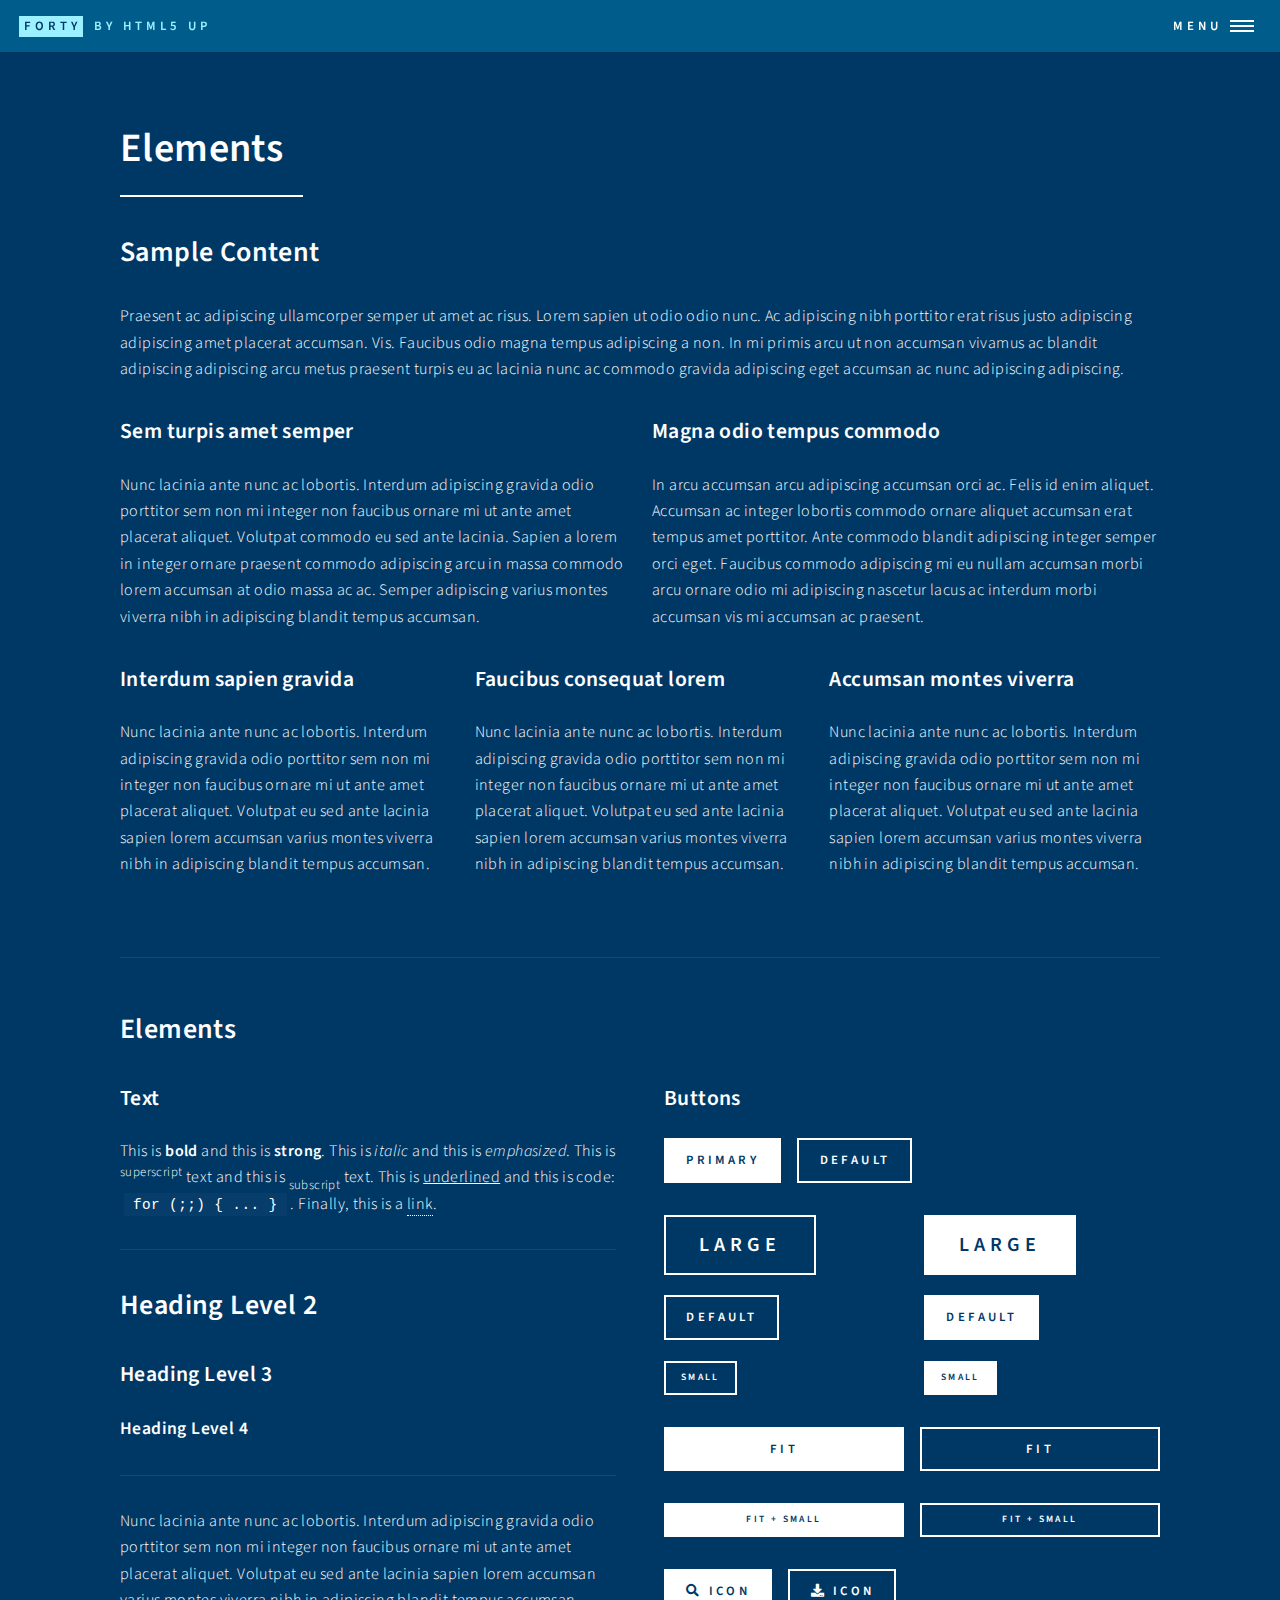
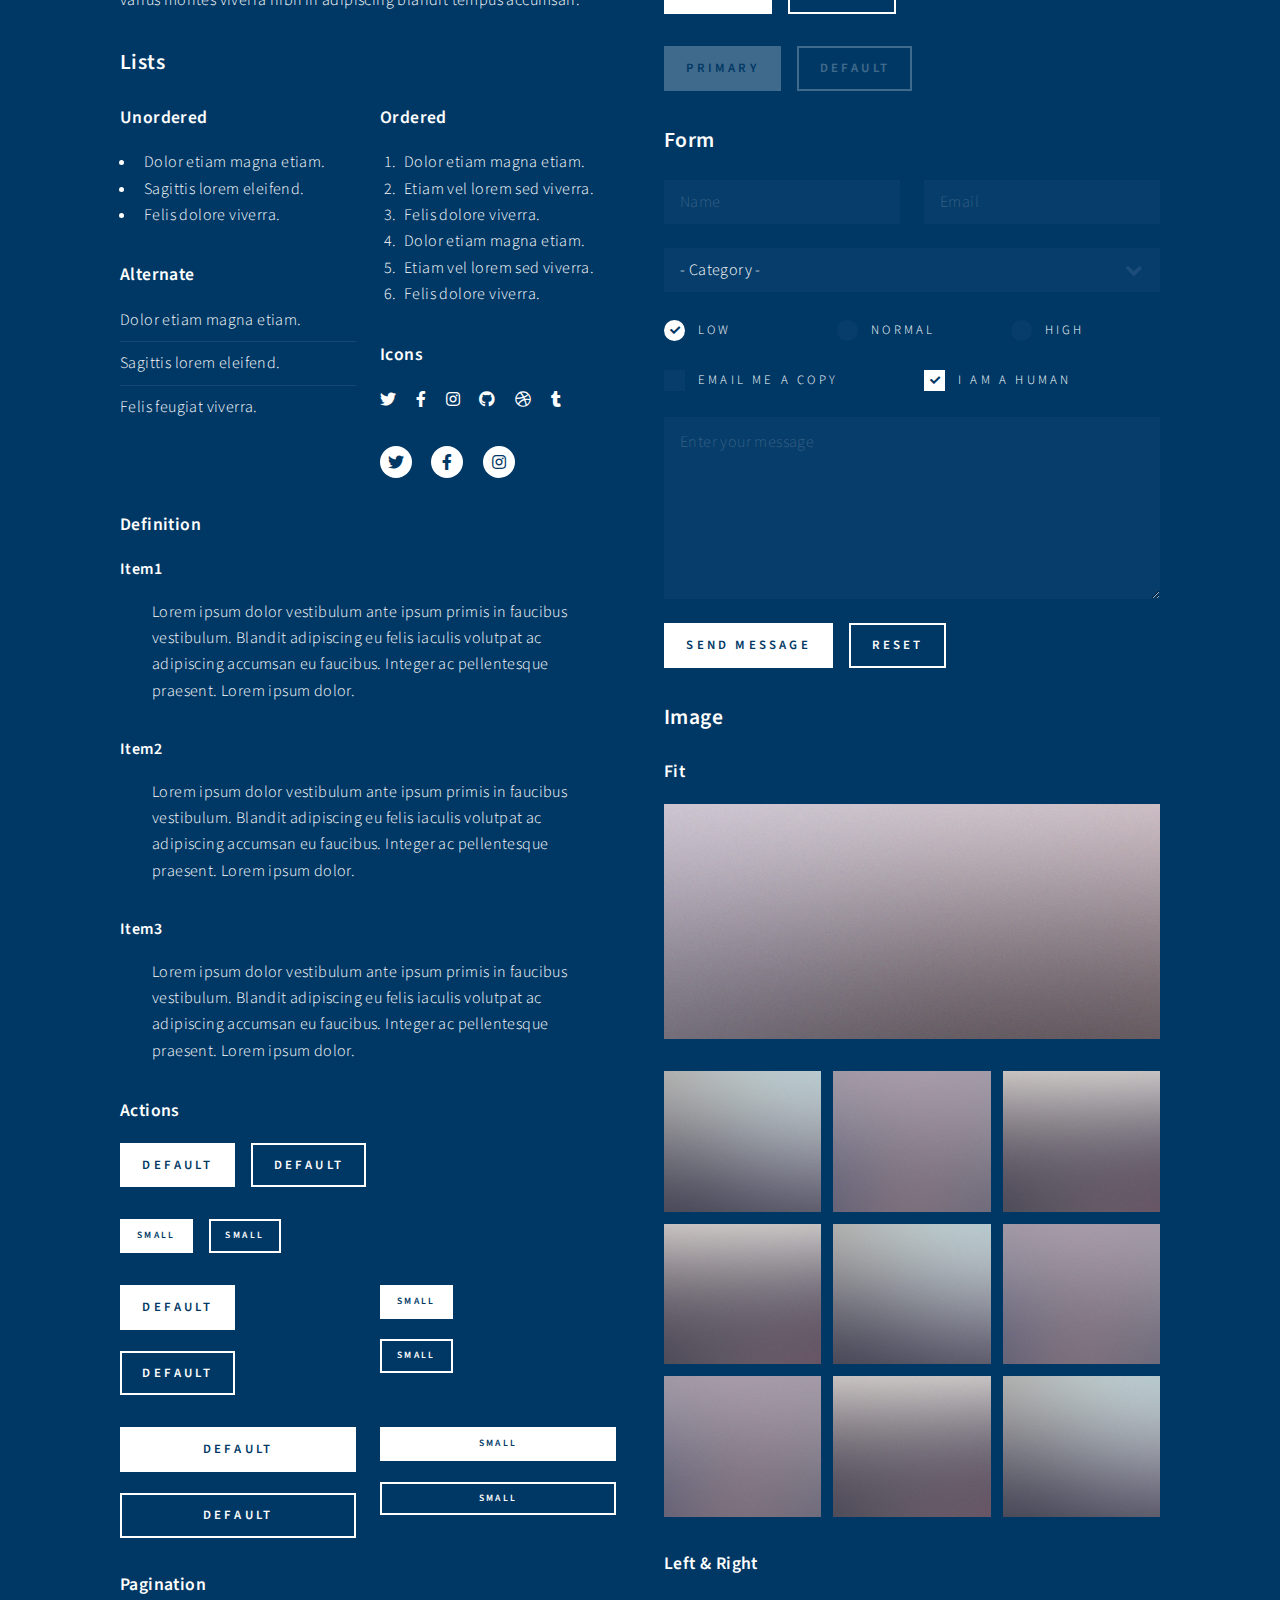
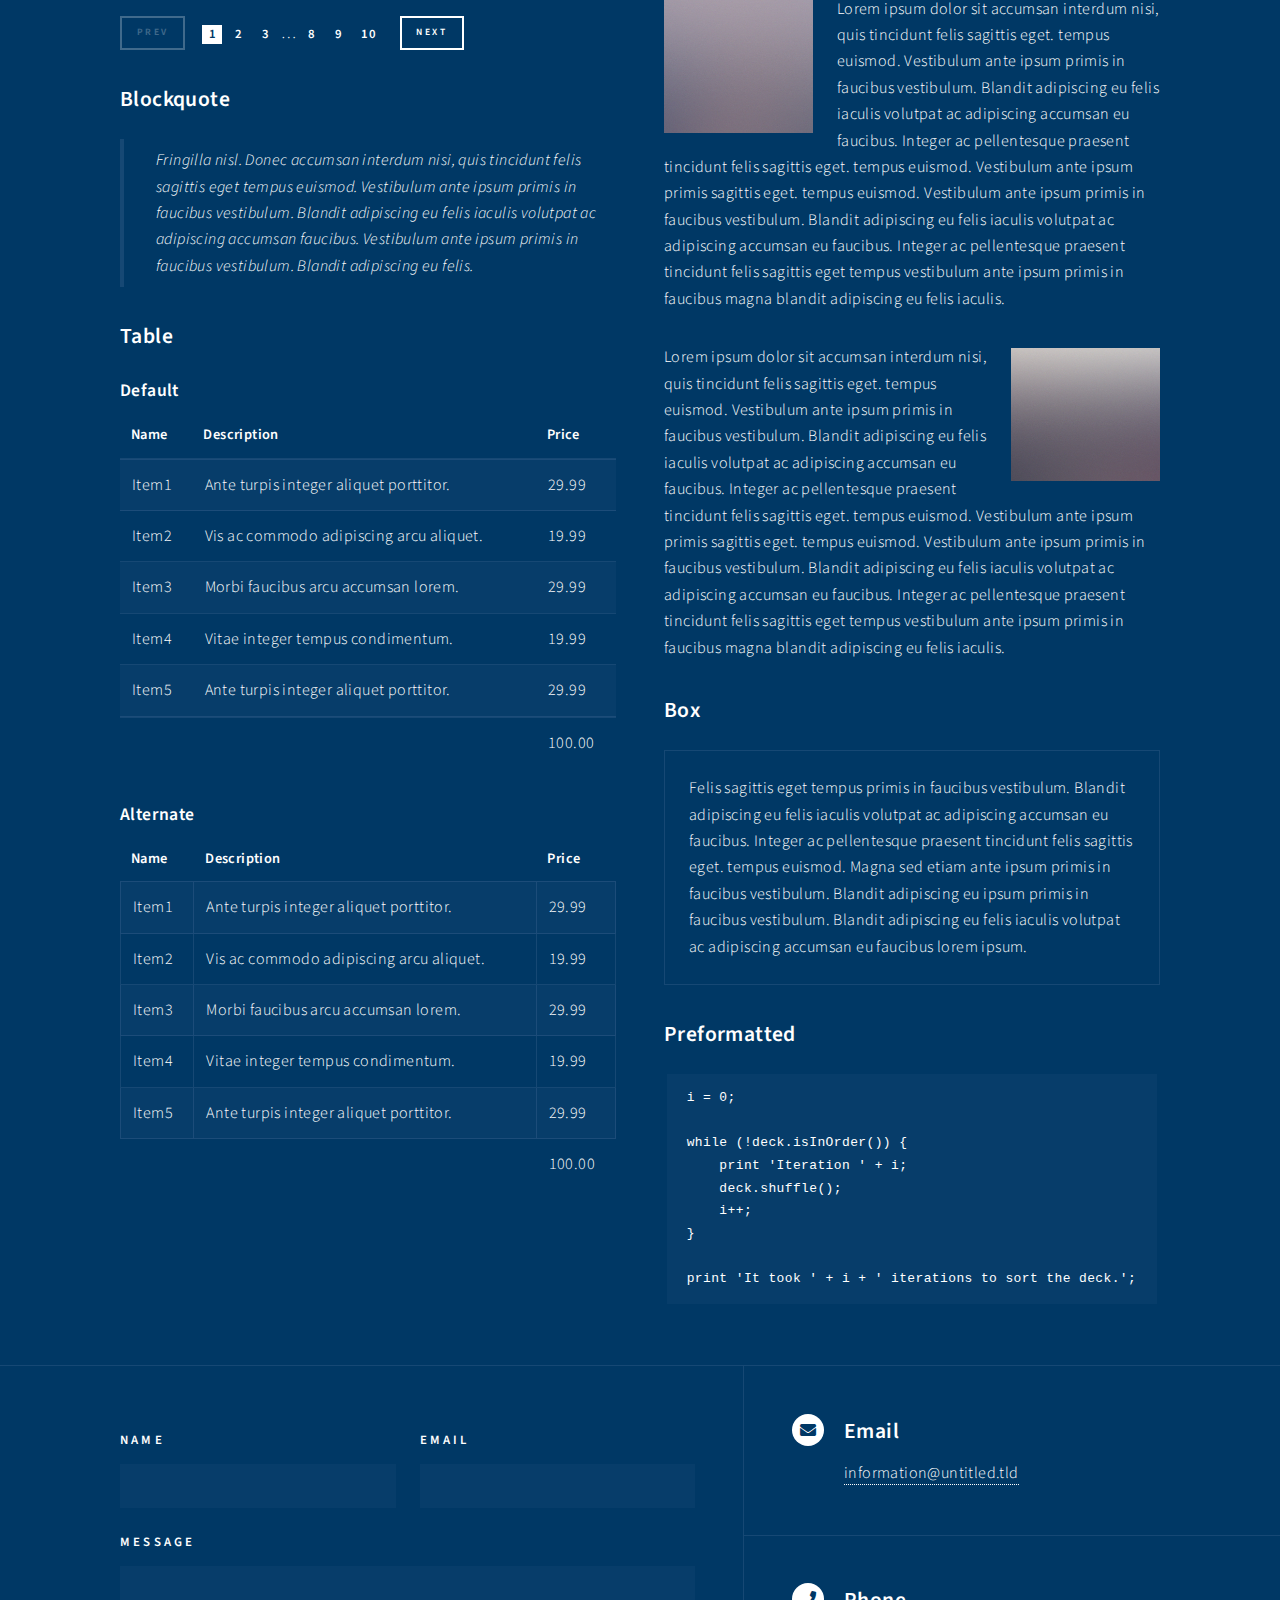
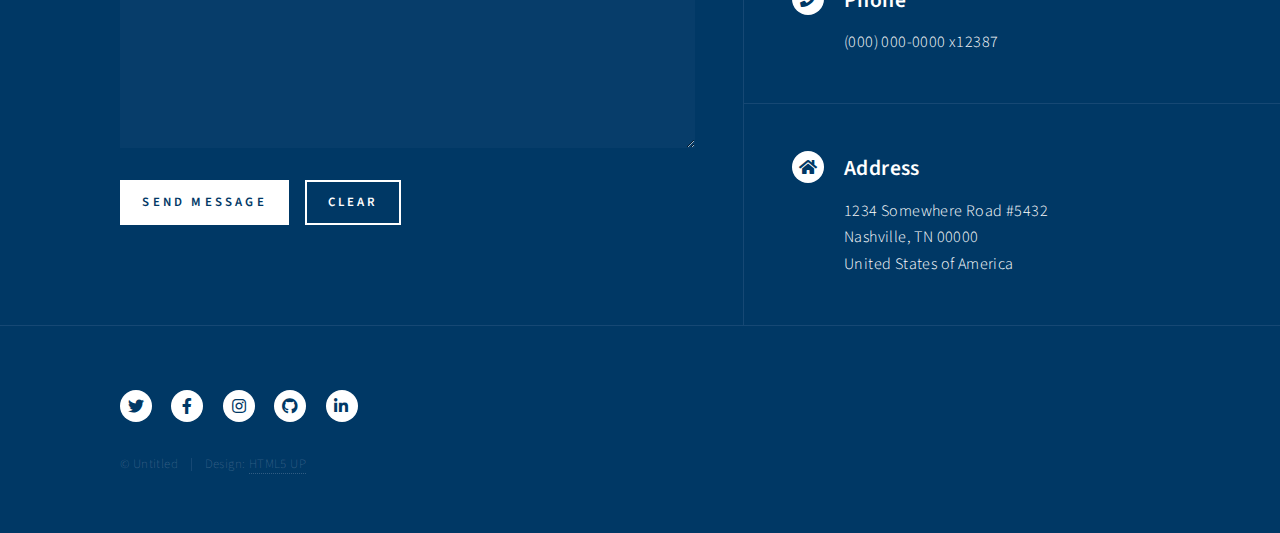
<file: elements.html>
<!DOCTYPE HTML>
<!--
	Forty by HTML5 UP
	html5up.net | @ajlkn
	Free for personal and commercial use under the CCA 3.0 license (html5up.net/license)
-->
<html>
	<head>
		<title>Elements - Forty by HTML5 UP</title>
		<meta charset="utf-8" />
		<meta name="viewport" content="width=device-width, initial-scale=1, user-scalable=no" />
		<link rel="stylesheet" href="assets/css/main.css" />
		<noscript><link rel="stylesheet" href="assets/css/noscript.css" /></noscript>
	</head>
	<body class="is-preload">

		<!-- Wrapper -->
			<div id="wrapper">

				<!-- Header -->
					<header id="header">
						<a href="index.html" class="logo"><strong>Forty</strong> <span>by HTML5 UP</span></a>
						<nav>
							<a href="#menu">Menu</a>
						</nav>
					</header>

				<!-- Menu -->
					<nav id="menu">
						<ul class="links">
							<li><a href="index.html">Home</a></li>
							<li><a href="landing.html">Landing</a></li>
							<li><a href="generic.html">Generic</a></li>
							<li><a href="elements.html">Elements</a></li>
						</ul>
						<ul class="actions stacked">
							<li><a href="#" class="button primary fit">Get Started</a></li>
							<li><a href="#" class="button fit">Log In</a></li>
						</ul>
					</nav>

				<!-- Main -->
					<div id="main" class="alt">

						<!-- One -->
							<section id="one">
								<div class="inner">
									<header class="major">
										<h1>Elements</h1>
									</header>

									<!-- Content -->
										<h2 id="content">Sample Content</h2>
										<p>Praesent ac adipiscing ullamcorper semper ut amet ac risus. Lorem sapien ut odio odio nunc. Ac adipiscing nibh porttitor erat risus justo adipiscing adipiscing amet placerat accumsan. Vis. Faucibus odio magna tempus adipiscing a non. In mi primis arcu ut non accumsan vivamus ac blandit adipiscing adipiscing arcu metus praesent turpis eu ac lacinia nunc ac commodo gravida adipiscing eget accumsan ac nunc adipiscing adipiscing.</p>
										<div class="row">
											<div class="col-6 col-12-small">
												<h3>Sem turpis amet semper</h3>
												<p>Nunc lacinia ante nunc ac lobortis. Interdum adipiscing gravida odio porttitor sem non mi integer non faucibus ornare mi ut ante amet placerat aliquet. Volutpat commodo eu sed ante lacinia. Sapien a lorem in integer ornare praesent commodo adipiscing arcu in massa commodo lorem accumsan at odio massa ac ac. Semper adipiscing varius montes viverra nibh in adipiscing blandit tempus accumsan.</p>
											</div>
											<div class="col-6 col-12-small">
												<h3>Magna odio tempus commodo</h3>
												<p>In arcu accumsan arcu adipiscing accumsan orci ac. Felis id enim aliquet. Accumsan ac integer lobortis commodo ornare aliquet accumsan erat tempus amet porttitor. Ante commodo blandit adipiscing integer semper orci eget. Faucibus commodo adipiscing mi eu nullam accumsan morbi arcu ornare odio mi adipiscing nascetur lacus ac interdum morbi accumsan vis mi accumsan ac praesent.</p>
											</div>
											<!-- Break -->
											<div class="col-4 col-12-medium">
												<h3>Interdum sapien gravida</h3>
												<p>Nunc lacinia ante nunc ac lobortis. Interdum adipiscing gravida odio porttitor sem non mi integer non faucibus ornare mi ut ante amet placerat aliquet. Volutpat eu sed ante lacinia sapien lorem accumsan varius montes viverra nibh in adipiscing blandit tempus accumsan.</p>
											</div>
											<div class="col-4 col-12-medium">
												<h3>Faucibus consequat lorem</h3>
												<p>Nunc lacinia ante nunc ac lobortis. Interdum adipiscing gravida odio porttitor sem non mi integer non faucibus ornare mi ut ante amet placerat aliquet. Volutpat eu sed ante lacinia sapien lorem accumsan varius montes viverra nibh in adipiscing blandit tempus accumsan.</p>
											</div>
											<div class="col-4 col-12-medium">
												<h3>Accumsan montes viverra</h3>
												<p>Nunc lacinia ante nunc ac lobortis. Interdum adipiscing gravida odio porttitor sem non mi integer non faucibus ornare mi ut ante amet placerat aliquet. Volutpat eu sed ante lacinia sapien lorem accumsan varius montes viverra nibh in adipiscing blandit tempus accumsan.</p>
											</div>
										</div>

									<hr class="major" />

									<!-- Elements -->
										<h2 id="elements">Elements</h2>
										<div class="row gtr-200">
											<div class="col-6 col-12-medium">

												<!-- Text stuff -->
													<h3>Text</h3>
													<p>This is <b>bold</b> and this is <strong>strong</strong>. This is <i>italic</i> and this is <em>emphasized</em>.
													This is <sup>superscript</sup> text and this is <sub>subscript</sub> text.
													This is <u>underlined</u> and this is code: <code>for (;;) { ... }</code>.
													Finally, this is a <a href="#">link</a>.</p>
													<hr />
													<h2>Heading Level 2</h2>
													<h3>Heading Level 3</h3>
													<h4>Heading Level 4</h4>
													<hr />
													<p>Nunc lacinia ante nunc ac lobortis. Interdum adipiscing gravida odio porttitor sem non mi integer non faucibus ornare mi ut ante amet placerat aliquet. Volutpat eu sed ante lacinia sapien lorem accumsan varius montes viverra nibh in adipiscing blandit tempus accumsan.</p>

												<!-- Lists -->
													<h3>Lists</h3>
													<div class="row">
														<div class="col-6 col-12-small">

															<h4>Unordered</h4>
															<ul>
																<li>Dolor etiam magna etiam.</li>
																<li>Sagittis lorem eleifend.</li>
																<li>Felis dolore viverra.</li>
															</ul>

															<h4>Alternate</h4>
															<ul class="alt">
																<li>Dolor etiam magna etiam.</li>
																<li>Sagittis lorem eleifend.</li>
																<li>Felis feugiat viverra.</li>
															</ul>

														</div>
														<div class="col-6 col-12-small">

															<h4>Ordered</h4>
															<ol>
																<li>Dolor etiam magna etiam.</li>
																<li>Etiam vel lorem sed viverra.</li>
																<li>Felis dolore viverra.</li>
																<li>Dolor etiam magna etiam.</li>
																<li>Etiam vel lorem sed viverra.</li>
																<li>Felis dolore viverra.</li>
															</ol>

															<h4>Icons</h4>
															<ul class="icons">
																<li><a href="#" class="icon brands fa-twitter"><span class="label">Twitter</span></a></li>
																<li><a href="#" class="icon brands fa-facebook-f"><span class="label">Facebook</span></a></li>
																<li><a href="#" class="icon brands fa-instagram"><span class="label">Instagram</span></a></li>
																<li><a href="#" class="icon brands fa-github"><span class="label">Github</span></a></li>
																<li><a href="#" class="icon brands fa-dribbble"><span class="label">Dribbble</span></a></li>
																<li><a href="#" class="icon brands fa-tumblr"><span class="label">Tumblr</span></a></li>
															</ul>
															<ul class="icons">
																<li><a href="#" class="icon brands alt fa-twitter"><span class="label">Twitter</span></a></li>
																<li><a href="#" class="icon brands alt fa-facebook-f"><span class="label">Facebook</span></a></li>
																<li><a href="#" class="icon brands alt fa-instagram"><span class="label">Instagram</span></a></li>
															</ul>

														</div>
													</div>
													<h4>Definition</h4>
													<dl>
														<dt>Item1</dt>
														<dd>
															<p>Lorem ipsum dolor vestibulum ante ipsum primis in faucibus vestibulum. Blandit adipiscing eu felis iaculis volutpat ac adipiscing accumsan eu faucibus. Integer ac pellentesque praesent. Lorem ipsum dolor.</p>
														</dd>
														<dt>Item2</dt>
														<dd>
															<p>Lorem ipsum dolor vestibulum ante ipsum primis in faucibus vestibulum. Blandit adipiscing eu felis iaculis volutpat ac adipiscing accumsan eu faucibus. Integer ac pellentesque praesent. Lorem ipsum dolor.</p>
														</dd>
														<dt>Item3</dt>
														<dd>
															<p>Lorem ipsum dolor vestibulum ante ipsum primis in faucibus vestibulum. Blandit adipiscing eu felis iaculis volutpat ac adipiscing accumsan eu faucibus. Integer ac pellentesque praesent. Lorem ipsum dolor.</p>
														</dd>
													</dl>

													<h4>Actions</h4>
													<ul class="actions">
														<li><a href="#" class="button primary">Default</a></li>
														<li><a href="#" class="button">Default</a></li>
													</ul>
													<ul class="actions small">
														<li><a href="#" class="button primary small">Small</a></li>
														<li><a href="#" class="button small">Small</a></li>
													</ul>
													<div class="row">
														<div class="col-6 col-12-small">
															<ul class="actions stacked">
																<li><a href="#" class="button primary">Default</a></li>
																<li><a href="#" class="button">Default</a></li>
															</ul>
														</div>
														<div class="col-6 col-12-small">
															<ul class="actions stacked">
																<li><a href="#" class="button primary small">Small</a></li>
																<li><a href="#" class="button small">Small</a></li>
															</ul>
														</div>
														<div class="col-6 col-12-small">
															<ul class="actions stacked">
																<li><a href="#" class="button primary fit">Default</a></li>
																<li><a href="#" class="button fit">Default</a></li>
															</ul>
														</div>
														<div class="col-6 col-12-small">
															<ul class="actions stacked">
																<li><a href="#" class="button primary small fit">Small</a></li>
																<li><a href="#" class="button small fit">Small</a></li>
															</ul>
														</div>
													</div>

													<h4>Pagination</h4>
													<ul class="pagination">
														<li><span class="button small disabled">Prev</span></li>
														<li><a href="#" class="page active">1</a></li>
														<li><a href="#" class="page">2</a></li>
														<li><a href="#" class="page">3</a></li>
														<li><span>&hellip;</span></li>
														<li><a href="#" class="page">8</a></li>
														<li><a href="#" class="page">9</a></li>
														<li><a href="#" class="page">10</a></li>
														<li><a href="#" class="button small">Next</a></li>
													</ul>

												<!-- Blockquote -->
													<h3>Blockquote</h3>
													<blockquote>Fringilla nisl. Donec accumsan interdum nisi, quis tincidunt felis sagittis eget tempus euismod. Vestibulum ante ipsum primis in faucibus vestibulum. Blandit adipiscing eu felis iaculis volutpat ac adipiscing accumsan faucibus. Vestibulum ante ipsum primis in faucibus vestibulum. Blandit adipiscing eu felis.</blockquote>

												<!-- Table -->
													<h3>Table</h3>

													<h4>Default</h4>
													<div class="table-wrapper">
														<table>
															<thead>
																<tr>
																	<th>Name</th>
																	<th>Description</th>
																	<th>Price</th>
																</tr>
															</thead>
															<tbody>
																<tr>
																	<td>Item1</td>
																	<td>Ante turpis integer aliquet porttitor.</td>
																	<td>29.99</td>
																</tr>
																<tr>
																	<td>Item2</td>
																	<td>Vis ac commodo adipiscing arcu aliquet.</td>
																	<td>19.99</td>
																</tr>
																<tr>
																	<td>Item3</td>
																	<td> Morbi faucibus arcu accumsan lorem.</td>
																	<td>29.99</td>
																</tr>
																<tr>
																	<td>Item4</td>
																	<td>Vitae integer tempus condimentum.</td>
																	<td>19.99</td>
																</tr>
																<tr>
																	<td>Item5</td>
																	<td>Ante turpis integer aliquet porttitor.</td>
																	<td>29.99</td>
																</tr>
															</tbody>
															<tfoot>
																<tr>
																	<td colspan="2"></td>
																	<td>100.00</td>
																</tr>
															</tfoot>
														</table>
													</div>

													<h4>Alternate</h4>
													<div class="table-wrapper">
														<table class="alt">
															<thead>
																<tr>
																	<th>Name</th>
																	<th>Description</th>
																	<th>Price</th>
																</tr>
															</thead>
															<tbody>
																<tr>
																	<td>Item1</td>
																	<td>Ante turpis integer aliquet porttitor.</td>
																	<td>29.99</td>
																</tr>
																<tr>
																	<td>Item2</td>
																	<td>Vis ac commodo adipiscing arcu aliquet.</td>
																	<td>19.99</td>
																</tr>
																<tr>
																	<td>Item3</td>
																	<td> Morbi faucibus arcu accumsan lorem.</td>
																	<td>29.99</td>
																</tr>
																<tr>
																	<td>Item4</td>
																	<td>Vitae integer tempus condimentum.</td>
																	<td>19.99</td>
																</tr>
																<tr>
																	<td>Item5</td>
																	<td>Ante turpis integer aliquet porttitor.</td>
																	<td>29.99</td>
																</tr>
															</tbody>
															<tfoot>
																<tr>
																	<td colspan="2"></td>
																	<td>100.00</td>
																</tr>
															</tfoot>
														</table>
													</div>

											</div>
											<div class="col-6 col-12-medium">

												<!-- Buttons -->
													<h3>Buttons</h3>
													<ul class="actions">
														<li><a href="#" class="button primary">Primary</a></li>
														<li><a href="#" class="button">Default</a></li>
													</ul>
													<div class="row">
														<div class="col-6 col-12-xsmall">
															<ul class="actions stacked">
																<li><a href="#" class="button large">Large</a></li>
																<li><a href="#" class="button">Default</a></li>
																<li><a href="#" class="button small">Small</a></li>
															</ul>
														</div>
														<div class="col-6 col-12-xsmall">
															<ul class="actions stacked">
																<li><a href="#" class="button primary large">Large</a></li>
																<li><a href="#" class="button primary">Default</a></li>
																<li><a href="#" class="button primary small">Small</a></li>
															</ul>
														</div>
													</div>
													<ul class="actions fit">
														<li><a href="#" class="button primary fit">Fit</a></li>
														<li><a href="#" class="button fit">Fit</a></li>
													</ul>
													<ul class="actions fit small">
														<li><a href="#" class="button primary fit small">Fit + Small</a></li>
														<li><a href="#" class="button fit small">Fit + Small</a></li>
													</ul>
													<ul class="actions">
														<li><a href="#" class="button primary icon solid fa-search">Icon</a></li>
														<li><a href="#" class="button icon solid fa-download">Icon</a></li>
													</ul>
													<ul class="actions">
														<li><span class="button primary disabled">Primary</span></li>
														<li><span class="button disabled">Default</span></li>
													</ul>

												<!-- Form -->
													<h3>Form</h3>

													<form method="post" action="#">
														<div class="row gtr-uniform">
															<div class="col-6 col-12-xsmall">
																<input type="text" name="demo-name" id="demo-name" value="" placeholder="Name" />
															</div>
															<div class="col-6 col-12-xsmall">
																<input type="email" name="demo-email" id="demo-email" value="" placeholder="Email" />
															</div>
															<!-- Break -->
															<div class="col-12">
																<select name="demo-category" id="demo-category">
																	<option value="">- Category -</option>
																	<option value="1">Manufacturing</option>
																	<option value="1">Shipping</option>
																	<option value="1">Administration</option>
																	<option value="1">Human Resources</option>
																</select>
															</div>
															<!-- Break -->
															<div class="col-4 col-12-small">
																<input type="radio" id="demo-priority-low" name="demo-priority" checked>
																<label for="demo-priority-low">Low</label>
															</div>
															<div class="col-4 col-12-small">
																<input type="radio" id="demo-priority-normal" name="demo-priority">
																<label for="demo-priority-normal">Normal</label>
															</div>
															<div class="col-4 col-12-small">
																<input type="radio" id="demo-priority-high" name="demo-priority">
																<label for="demo-priority-high">High</label>
															</div>
															<!-- Break -->
															<div class="col-6 col-12-small">
																<input type="checkbox" id="demo-copy" name="demo-copy">
																<label for="demo-copy">Email me a copy</label>
															</div>
															<div class="col-6 col-12-small">
																<input type="checkbox" id="demo-human" name="demo-human" checked>
																<label for="demo-human">I am a human</label>
															</div>
															<!-- Break -->
															<div class="col-12">
																<textarea name="demo-message" id="demo-message" placeholder="Enter your message" rows="6"></textarea>
															</div>
															<!-- Break -->
															<div class="col-12">
																<ul class="actions">
																	<li><input type="submit" value="Send Message" class="primary" /></li>
																	<li><input type="reset" value="Reset" /></li>
																</ul>
															</div>
														</div>
													</form>

												<!-- Image -->
													<h3>Image</h3>

													<h4>Fit</h4>
													<span class="image fit"><img src="images/pic03.jpg" alt="" /></span>
													<div class="box alt">
														<div class="row gtr-50 gtr-uniform">
															<div class="col-4"><span class="image fit"><img src="images/pic08.jpg" alt="" /></span></div>
															<div class="col-4"><span class="image fit"><img src="images/pic09.jpg" alt="" /></span></div>
															<div class="col-4"><span class="image fit"><img src="images/pic10.jpg" alt="" /></span></div>
															<!-- Break -->
															<div class="col-4"><span class="image fit"><img src="images/pic10.jpg" alt="" /></span></div>
															<div class="col-4"><span class="image fit"><img src="images/pic08.jpg" alt="" /></span></div>
															<div class="col-4"><span class="image fit"><img src="images/pic09.jpg" alt="" /></span></div>
															<!-- Break -->
															<div class="col-4"><span class="image fit"><img src="images/pic09.jpg" alt="" /></span></div>
															<div class="col-4"><span class="image fit"><img src="images/pic10.jpg" alt="" /></span></div>
															<div class="col-4"><span class="image fit"><img src="images/pic08.jpg" alt="" /></span></div>
														</div>
													</div>

													<h4>Left &amp; Right</h4>
													<p><span class="image left"><img src="images/pic09.jpg" alt="" /></span>Lorem ipsum dolor sit accumsan interdum nisi, quis tincidunt felis sagittis eget. tempus euismod. Vestibulum ante ipsum primis in faucibus vestibulum. Blandit adipiscing eu felis iaculis volutpat ac adipiscing accumsan eu faucibus. Integer ac pellentesque praesent tincidunt felis sagittis eget. tempus euismod. Vestibulum ante ipsum primis sagittis eget. tempus euismod. Vestibulum ante ipsum primis in faucibus vestibulum. Blandit adipiscing eu felis iaculis volutpat ac adipiscing accumsan eu faucibus. Integer ac pellentesque praesent tincidunt felis sagittis eget tempus vestibulum ante ipsum primis in faucibus magna blandit adipiscing eu felis iaculis.</p>
													<p><span class="image right"><img src="images/pic10.jpg" alt="" /></span>Lorem ipsum dolor sit accumsan interdum nisi, quis tincidunt felis sagittis eget. tempus euismod. Vestibulum ante ipsum primis in faucibus vestibulum. Blandit adipiscing eu felis iaculis volutpat ac adipiscing accumsan eu faucibus. Integer ac pellentesque praesent tincidunt felis sagittis eget. tempus euismod. Vestibulum ante ipsum primis sagittis eget. tempus euismod. Vestibulum ante ipsum primis in faucibus vestibulum. Blandit adipiscing eu felis iaculis volutpat ac adipiscing accumsan eu faucibus. Integer ac pellentesque praesent tincidunt felis sagittis eget tempus vestibulum ante ipsum primis in faucibus magna blandit adipiscing eu felis iaculis.</p>

												<!-- Box -->
													<h3>Box</h3>
													<div class="box">
														<p>Felis sagittis eget tempus primis in faucibus vestibulum. Blandit adipiscing eu felis iaculis volutpat ac adipiscing accumsan eu faucibus. Integer ac pellentesque praesent tincidunt felis sagittis eget. tempus euismod. Magna sed etiam ante ipsum primis in faucibus vestibulum. Blandit adipiscing eu ipsum primis in faucibus vestibulum. Blandit adipiscing eu felis iaculis volutpat ac adipiscing accumsan eu faucibus lorem ipsum.</p>
													</div>

												<!-- Preformatted Code -->
													<h3>Preformatted</h3>
													<pre><code>i = 0;

while (!deck.isInOrder()) {
    print 'Iteration ' + i;
    deck.shuffle();
    i++;
}

print 'It took ' + i + ' iterations to sort the deck.';
</code></pre>

											</div>
										</div>

								</div>
							</section>

					</div>

				<!-- Contact -->
					<section id="contact">
						<div class="inner">
							<section>
								<form method="post" action="#">
									<div class="fields">
										<div class="field half">
											<label for="name">Name</label>
											<input type="text" name="name" id="name" />
										</div>
										<div class="field half">
											<label for="email">Email</label>
											<input type="text" name="email" id="email" />
										</div>
										<div class="field">
											<label for="message">Message</label>
											<textarea name="message" id="message" rows="6"></textarea>
										</div>
									</div>
									<ul class="actions">
										<li><input type="submit" value="Send Message" class="primary" /></li>
										<li><input type="reset" value="Clear" /></li>
									</ul>
								</form>
							</section>
							<section class="split">
								<section>
									<div class="contact-method">
										<span class="icon solid alt fa-envelope"></span>
										<h3>Email</h3>
										<a href="#">information@untitled.tld</a>
									</div>
								</section>
								<section>
									<div class="contact-method">
										<span class="icon solid alt fa-phone"></span>
										<h3>Phone</h3>
										<span>(000) 000-0000 x12387</span>
									</div>
								</section>
								<section>
									<div class="contact-method">
										<span class="icon solid alt fa-home"></span>
										<h3>Address</h3>
										<span>1234 Somewhere Road #5432<br />
										Nashville, TN 00000<br />
										United States of America</span>
									</div>
								</section>
							</section>
						</div>
					</section>

				<!-- Footer -->
					<footer id="footer">
						<div class="inner">
							<ul class="icons">
								<li><a href="#" class="icon brands alt fa-twitter"><span class="label">Twitter</span></a></li>
								<li><a href="#" class="icon brands alt fa-facebook-f"><span class="label">Facebook</span></a></li>
								<li><a href="#" class="icon brands alt fa-instagram"><span class="label">Instagram</span></a></li>
								<li><a href="#" class="icon brands alt fa-github"><span class="label">GitHub</span></a></li>
								<li><a href="#" class="icon brands alt fa-linkedin-in"><span class="label">LinkedIn</span></a></li>
							</ul>
							<ul class="copyright">
								<li>&copy; Untitled</li><li>Design: <a href="https://html5up.net">HTML5 UP</a></li>
							</ul>
						</div>
					</footer>

			</div>

		<!-- Scripts -->
			<script src="assets/js/jquery.min.js"></script>
			<script src="assets/js/jquery.scrolly.min.js"></script>
			<script src="assets/js/jquery.scrollex.min.js"></script>
			<script src="assets/js/browser.min.js"></script>
			<script src="assets/js/breakpoints.min.js"></script>
			<script src="assets/js/util.js"></script>
			<script src="assets/js/main.js"></script>

	</body>
</html>
</file>
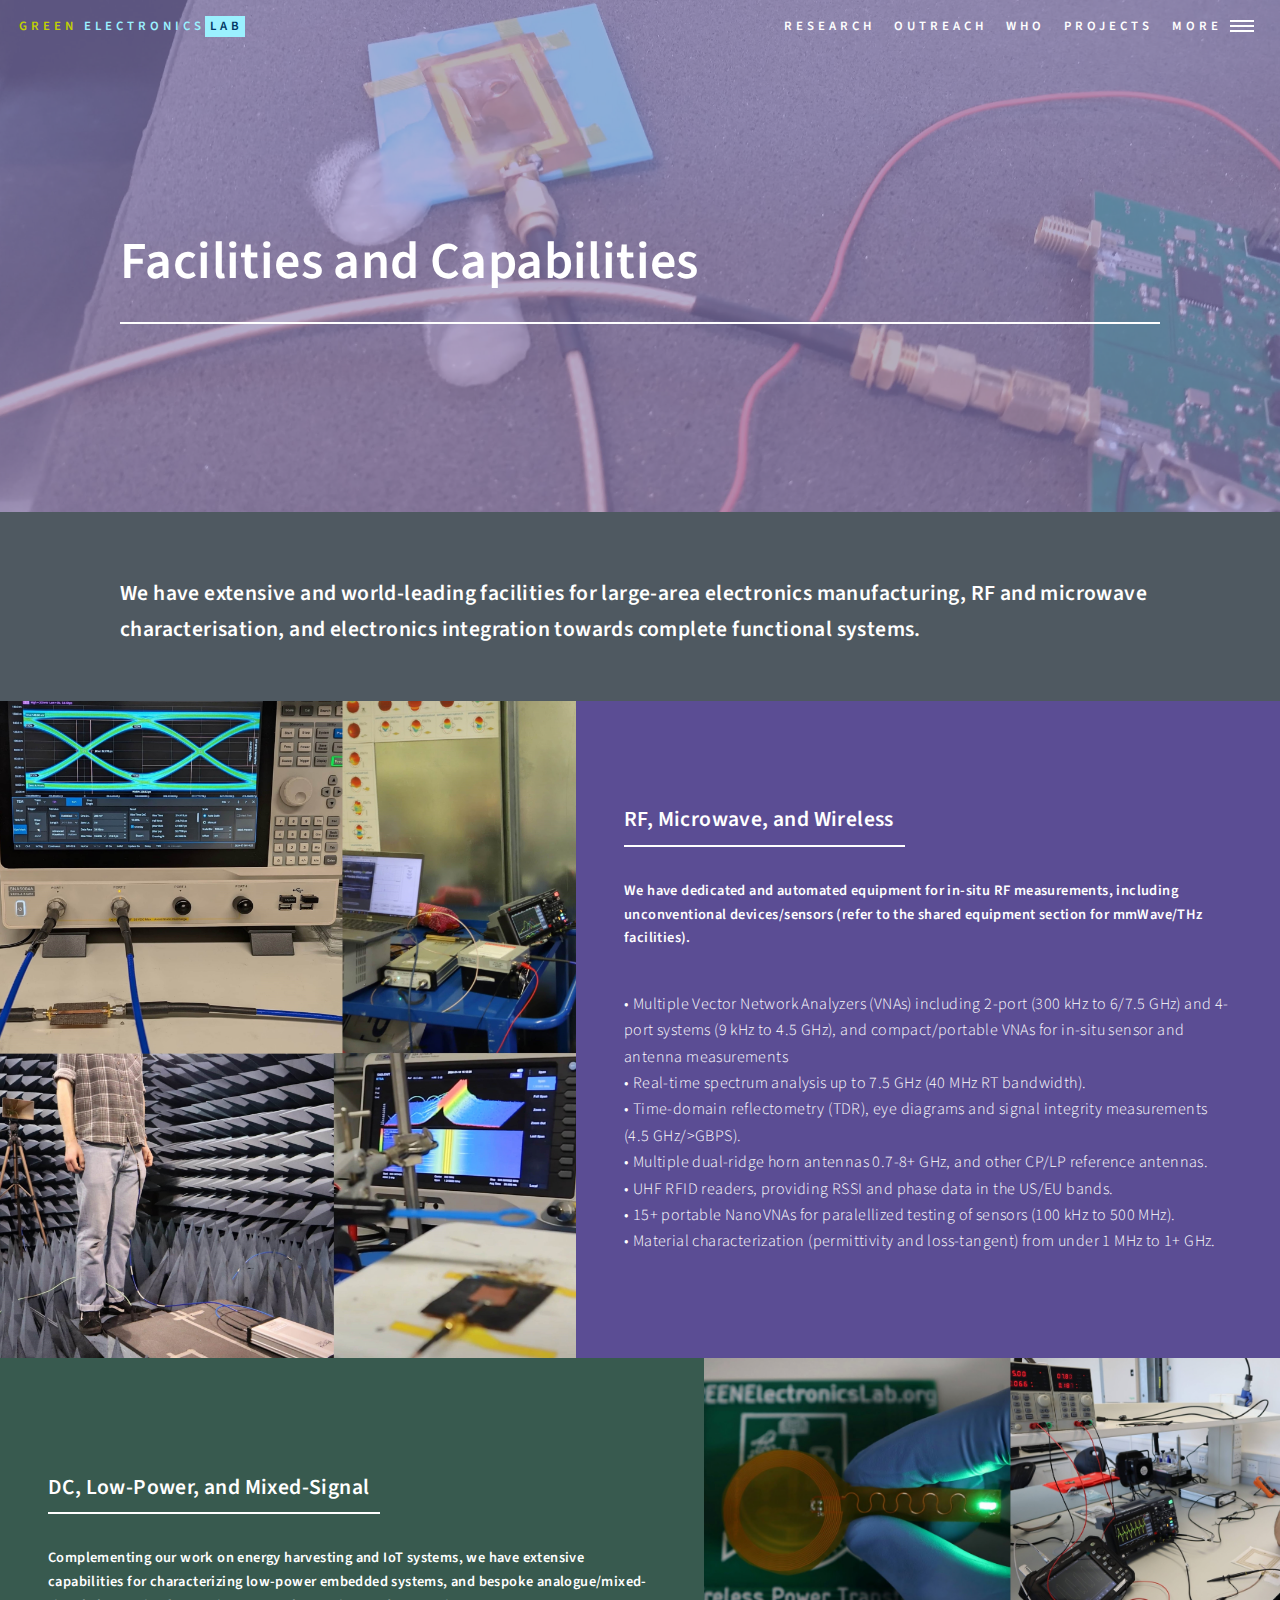
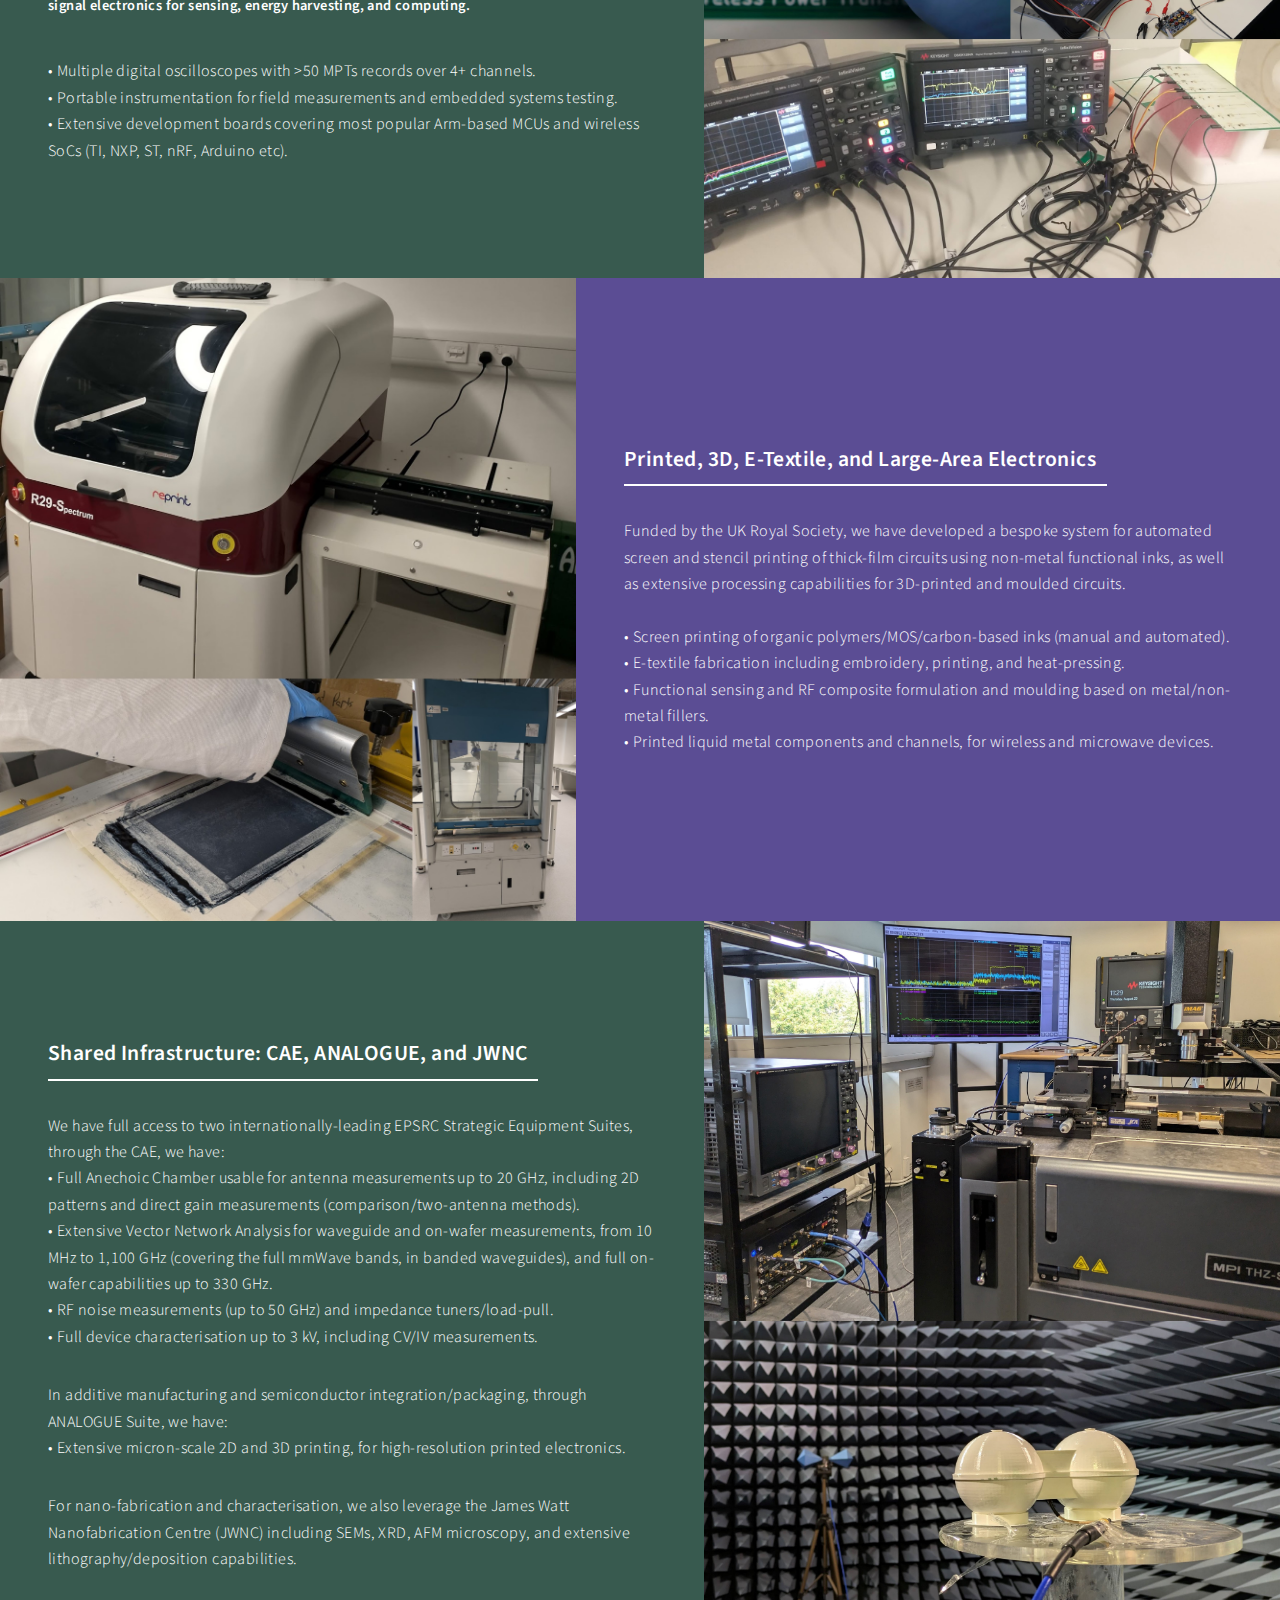
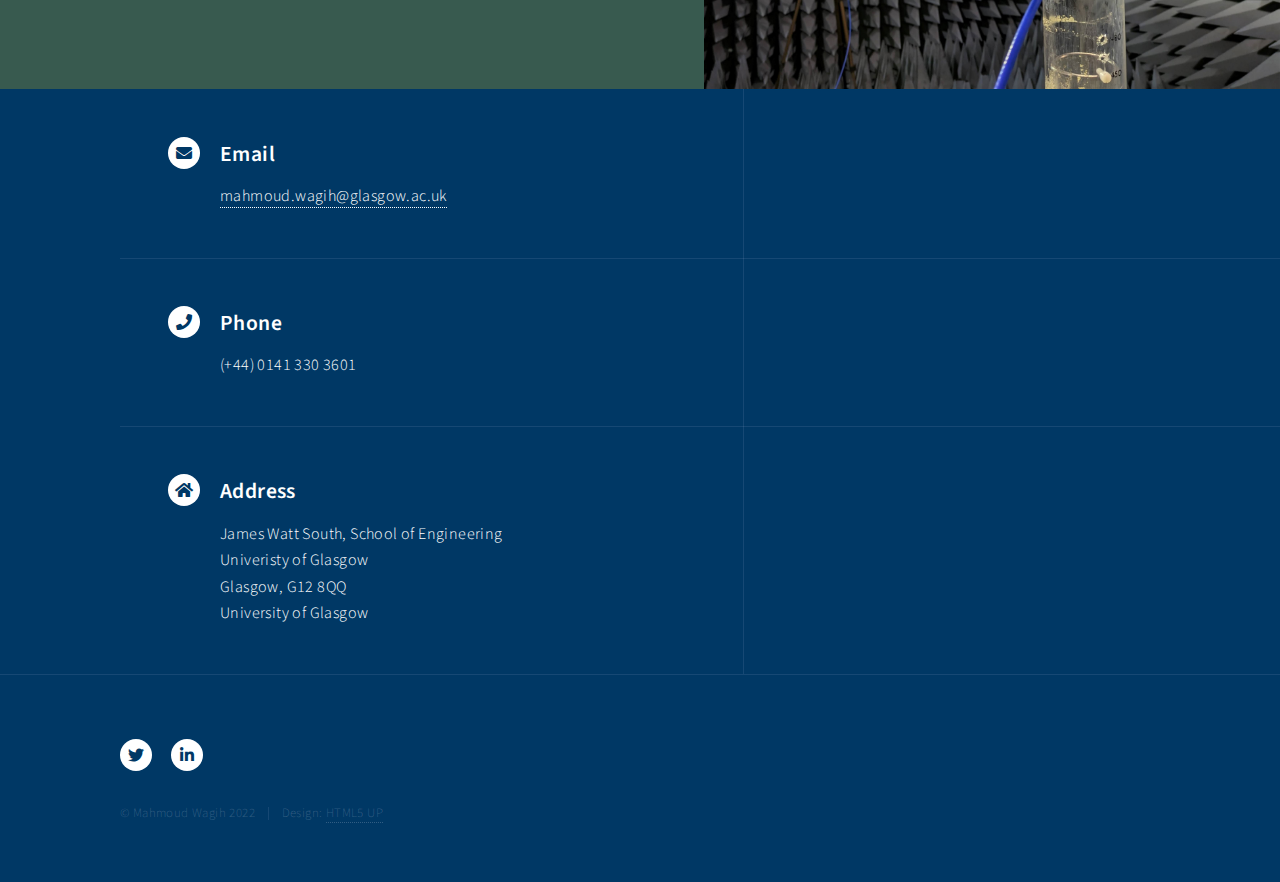
<file: facilities.html>
<!DOCTYPE HTML>
<!--
	Forty by HTML5 UP
	html5up.net | @ajlkn
	Free for personal and commercial use under the CCA 3.0 license (html5up.net/license)
-->
<html>
<head>
		<title>GREEN RF Lab-Facilities</title>
		<meta charset="utf-8" />
		<meta name="viewport" content="width=device-width, initial-scale=1, user-scalable=no" />
		<link rel="stylesheet" href="assets/css/main.css" />
		<noscript><link rel="stylesheet" href="assets/css/noscript.css" /></noscript>
	</head>
	<body class="is-preload">

		<!-- Wrapper -->
			<div id="wrapper">

				<!-- Header -->
					<header id="header" class="alt">
						<a href="index.html" class="logo"><span style="color:#c1d102">GREEN</span> Electronics<strong><span>Lab</span></strong>      </a>

                        <nav>
                            
                            <a href="researchareas.html">Research</a>
                                        
                            <a href="outreach.html">Outreach</h6></a>
                        
                            <a href="who.html">Who</h6></a>

							<a href="projects.html">Projects</h6></a>

							<a href="#menu">More</a>
						</nav>
					</header>

				<!-- Menu -->
					<nav id="menu">
						<ul class="links">
							<li><a href="researchareas.html">Research areas</a></li>
							<li><a href="http://eprints.gla.ac.uk/view/author/67094.html"  target="_blank" rel="noopener noreferrer">Publications (External Link to Glasgow's Repository)</a></li>
							<li><a href="projects.html"  target="_blank" rel="noopener noreferrer">Our active projects</a></li>
							<li><a href="https://www.youtube.com/channel/UCK_WpI3Rd3BcKzC2haN_x8A"  target="_blank" rel="noopener noreferrer">Videos and presentations (External Link to YouTube</a></li>
                            <li><a href="facilities.html">Facilities and Expertise</a></li>
                            <li><a href="https://www.rxwatt.com/">Commercialization and Spin-Outs (External Link to RX Watt Limited)</a></li>						
                            <li><a href="teaching.html">Teaching and Education</a></li>							
                            <li><a href="who.html">The Team</a></li>
                        	<!-- <li><a href="WhyPGR.html">Why join?</a></li> -->

						</ul>
						<ul class="actions stacked">
							<!--<li><a href="#" class="button primary fit">Please note, this page is still under development; get in touch if you can't find something</a></li> -->
						</ul>
					</nav>


				<!-- Banner -->
				<!-- Note: The "styleN" class below should match that of the header element. -->
					<section id="banner" class="style2">
						<div class="inner">
							<span class="image">
								<img src="images/RFSense_H.jpg" alt="" />
							</span>
							<header class="major">
								<h1>Facilities and Capabilities</h1>
							</header>

						</div>
					</section>

				<!-- Main -->
					<div id="main">

						<!-- One -->
							<section id="one">
								<div class="inner">
					
								<h3>We have extensive and world-leading facilities for large-area electronics manufacturing, RF and microwave characterisation, and electronics integration towards complete functional systems.</h3>								</div>
							</section>

						<!-- Two -->
							<section id="two" class="spotlights">

								<section>
									<a  class="image">
										<img src="images/rf_lab.jpg" alt="" data-position="top center" />
									</a>
									<div class="content">
										<div class="inner">
											<header class="major">
												<h3>RF, Microwave, and Wireless</h3>
											</header>
											<p><h5>We have dedicated and automated equipment for in-situ RF measurements, including unconventional devices/sensors (refer to the shared equipment section for mmWave/THz facilities). </h5>  <br>
                                                • Multiple Vector Network Analyzers (VNAs) including 2-port (300 kHz to 6/7.5 GHz) and 4-port systems (9 kHz to 4.5 GHz), and compact/portable VNAs for in-situ sensor and antenna measurements<br>									
                                                • Real-time spectrum analysis up to 7.5 GHz (40 MHz RT bandwidth). <br>
                                                • Time-domain reflectometry (TDR), eye diagrams and signal integrity measurements (4.5 GHz/>GBPS). <br>
                                                • Multiple dual-ridge horn antennas 0.7-8+ GHz, and other CP/LP reference antennas. <br>
                                                • UHF RFID readers, providing RSSI and phase data in the US/EU bands. <br>
                                                • 15+ portable NanoVNAs for paralellized testing of sensors (100 kHz to 500 MHz). <br>                       
												• Material characterization (permittivity and loss-tangent) from under 1 MHz to 1+ GHz.<br>
												
                                            </p>
										</div>
									</div>
								</section>

								<section>
									<a  class="image">
										<img src="images/dc_lab.jpg" alt="" data-position="top center" />
									</a>
									<div class="content">
										<div class="inner">
											<header class="major">
												<h3>DC, Low-Power, and Mixed-Signal</h3>
											</header>
											<p><h5>Complementing our work on energy harvesting and IoT systems, we have extensive capabilities for characterizing low-power embedded systems, and bespoke analogue/mixed-signal electronics for sensing, energy harvesting, and computing. </h5> <br>
                                                • Multiple digital oscilloscopes with >50 MPTs records over 4+ channels. <br>
                                                • Portable instrumentation for field measurements and embedded systems testing. <br>
                                                • Extensive development boards covering most popular Arm-based MCUs and wireless SoCs (TI, NXP, ST, nRF, Arduino etc). <br>
                                            </p>
										</div>
									</div>
								</section>

								<section>
									<a  class="image">
										<img src="images/print_lab.jpg" alt="" data-position="25% 25%" />
									</a>
									<div class="content">
										<div class="inner">
											<header class="major">
												<h3>Printed, 3D, E-Textile, and Large-Area Electronics</h3>
											</header>
											<p>Funded by the UK Royal Society, we have developed a bespoke system for automated screen and stencil printing of thick-film circuits using non-metal functional inks, as well as extensive processing capabilities for 3D-printed and moulded circuits.<br> <br>
                                                • Screen printing of organic polymers/MOS/carbon-based inks (manual and automated). <br>
                                                • E-textile fabrication including embroidery, printing, and heat-pressing. <br>												
                                                • Functional sensing and RF composite formulation and moulding based on metal/non-metal fillers. <br>
                                                • Printed liquid metal components and channels, for wireless and microwave devices. <br>
												

										</div>
									</div>
								</section>
								<section>
									<a href="#" class="image">
										<img src="images/cae_lab.jpg" alt="" data-position="25% 25%" />

									</a>
									<div class="content">
										<div class="inner">
											<header class="major">
												<h3>Shared Infrastructure: CAE, ANALOGUE, and JWNC</h3>
											</header>
											<p>We have full access to two internationally-leading EPSRC Strategic Equipment Suites, through the CAE, we have:  <br>
                                                • Full Anechoic Chamber usable for antenna measurements up to 20 GHz, including 2D patterns and direct gain measurements (comparison/two-antenna methods). <br>
                                                • Extensive Vector Network Analysis for waveguide and on-wafer measurements, from 10 MHz to 1,100 GHz (covering the full mmWave bands, in banded waveguides), and full on-wafer capabilities up to 330 GHz. <br>
                                                • RF noise measurements (up to 50 GHz) and impedance tuners/load-pull. <br>
                                                • Full device characterisation up to 3 kV, including CV/IV measurements. <br>
											<p>In additive manufacturing and semiconductor integration/packaging, through ANALOGUE Suite, we have:  <br>
                                                • Extensive micron-scale 2D and 3D printing, for high-resolution printed electronics. <br>
											<p>For nano-fabrication and characterisation, we also leverage the James Watt Nanofabrication Centre (JWNC) including SEMs, XRD, AFM microscopy, and extensive lithography/deposition capabilities. <br>

										</div>
									</div>
								</section>
							</section>

						<!-- Three
							<section id="three">
								<div class="inner">
									<header class="major">
										<h2>Interested in Working Together?</h2>
									</header>
									<p>Whether you are an academic undertaking related research or an industry-based end-user looking for further information, please get in touch!</p>
									<ul class="actions">
										<li><a href="mailto:mahmoud.wagih@glasgow.ac.uk" class="button next">Get in touch!</a></li>
									</ul>
								</div>
							</section>  -->

					</div>

				<!-- Contact -->
					<section id="contact">
						<div class="inner">
							<section class="split">
								<section>
									<div class="contact-method">
										<span class="icon solid alt fa-envelope"></span>
										<h3>Email</h3>
										<a href="#">mahmoud.wagih@glasgow.ac.uk</a>
									</div>
								</section>
								<section>
									<div class="contact-method">
										<span class="icon solid alt fa-phone"></span>
										<h3>Phone</h3>
										<span>(+44) 0141 330 3601</span>
									</div>
								</section> 
								<section>
									<div class="contact-method">
										<span class="icon solid alt fa-home"></span>
										<h3>Address</h3>
										<span>James Watt South, School of Engineering<br />
                                            Univeristy of Glasgow <br/>
										Glasgow, G12 8QQ<br />
										University of Glasgow</span>
									</div>
								</section>
							</section>
						</div>
					</section>

				<!-- Footer -->
					<footer id="footer">
						<div class="inner">
							<ul class="icons">
								<li><a href="https://twitter.com/Mah_ashraf" class="icon brands alt fa-twitter"><span class="label">Twitter</span></a></li>
								<!--<li><a href="#" class="icon brands alt fa-github"><span class="label">GitHub</span></a></li> -->
								<li><a href="https://www.linkedin.com/in/mahmoud-wagih/" class="icon brands alt fa-linkedin-in"><span class="label">LinkedIn</span></a></li>
							</ul>
							<ul class="copyright">
								<li>&copy; Mahmoud Wagih 2022 </li><li>Design: <a href="https://html5up.net">HTML5 UP</a></li>
							</ul>
						</div>
					</footer>

			</div>

		<!-- Scripts -->
			<script src="assets/js/jquery.min.js"></script>
			<script src="assets/js/jquery.scrolly.min.js"></script>
			<script src="assets/js/jquery.scrollex.min.js"></script>
			<script src="assets/js/browser.min.js"></script>
			<script src="assets/js/breakpoints.min.js"></script>
			<script src="assets/js/util.js"></script>
			<script src="assets/js/main.js"></script>

	</body>
</html>
</file>
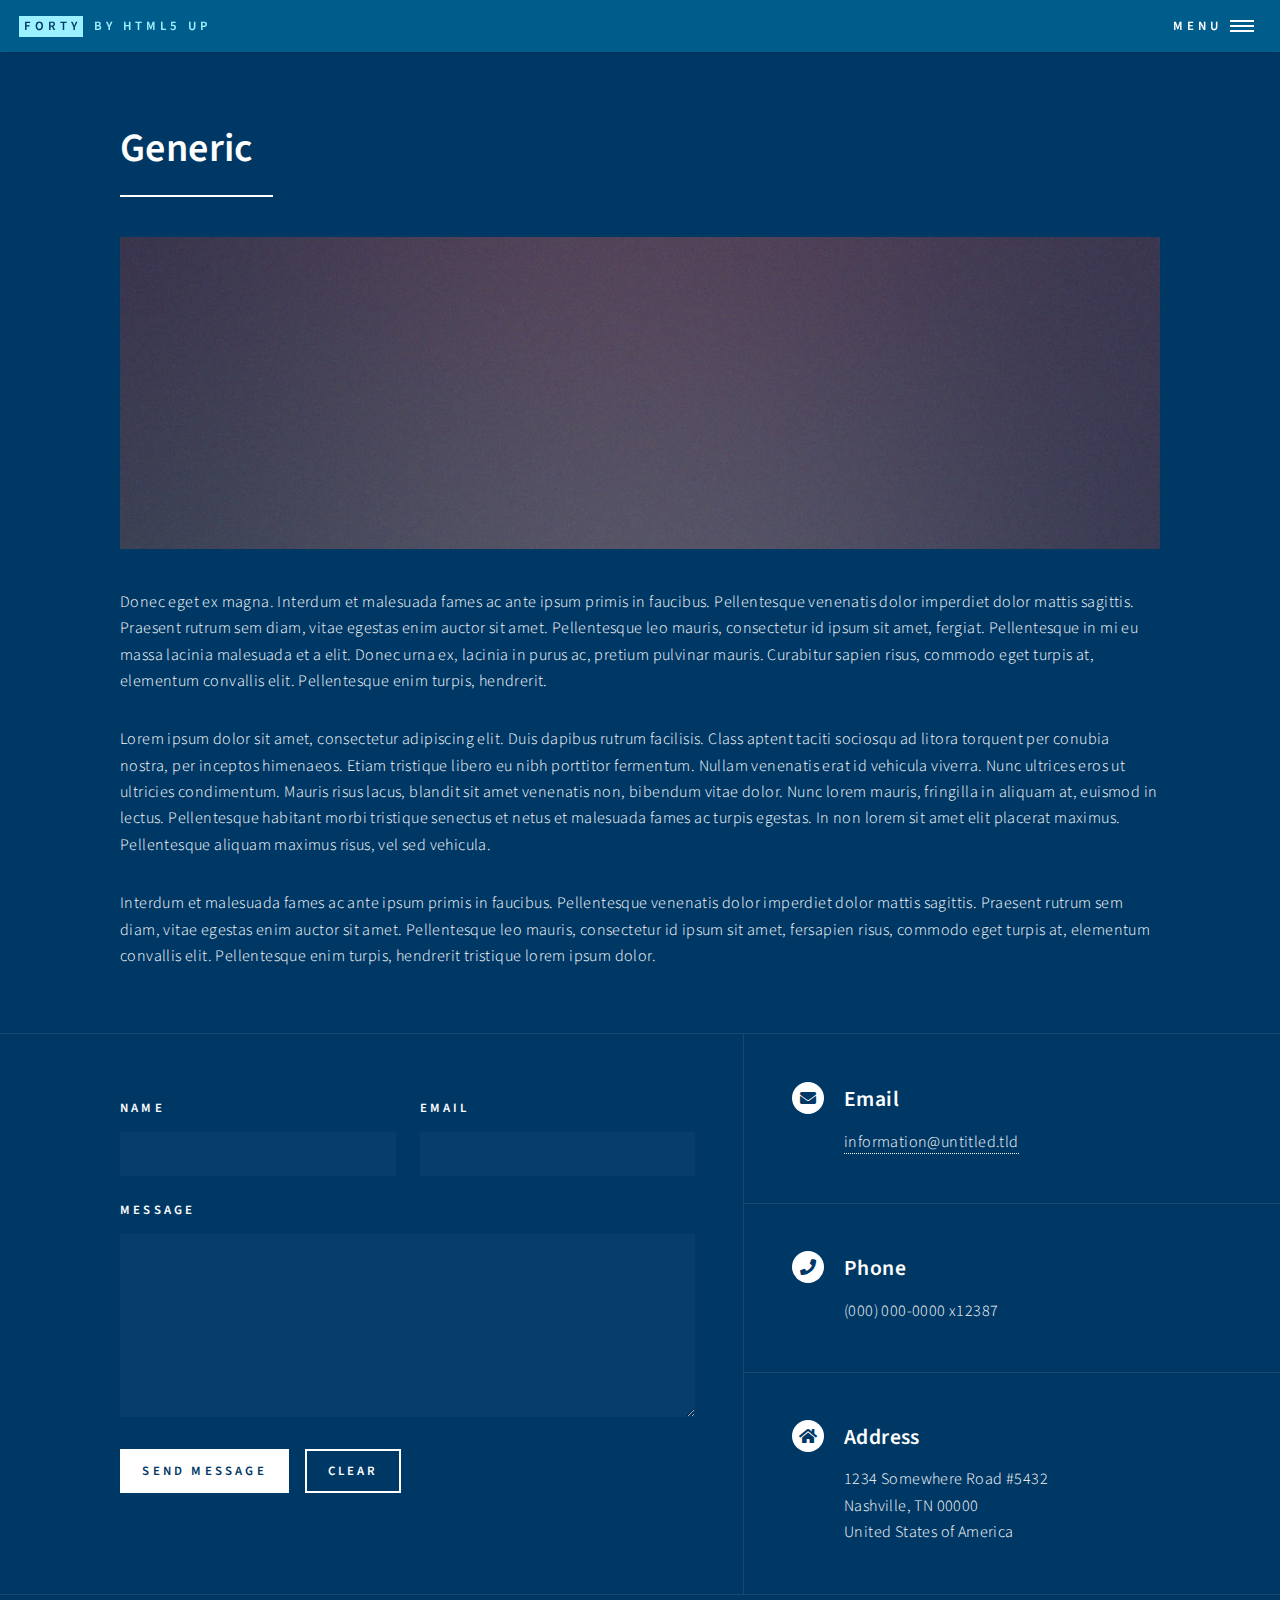
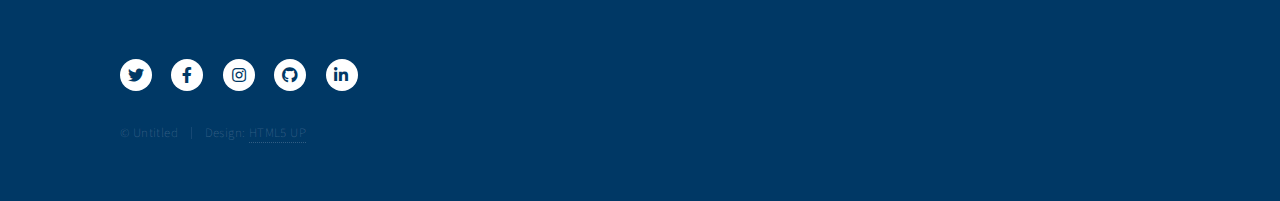
<file: generic.html>
<!DOCTYPE HTML>
<!--
	Forty by HTML5 UP
	html5up.net | @ajlkn
	Free for personal and commercial use under the CCA 3.0 license (html5up.net/license)
-->
<html>
	<head>
		<title>Generic - Forty by HTML5 UP</title>
		<meta charset="utf-8" />
		<meta name="viewport" content="width=device-width, initial-scale=1, user-scalable=no" />
		<link rel="stylesheet" href="assets/css/main.css" />
		<noscript><link rel="stylesheet" href="assets/css/noscript.css" /></noscript>
	</head>
	<body class="is-preload">

		<!-- Wrapper -->
			<div id="wrapper">

				<!-- Header -->
					<header id="header">
						<a href="index.html" class="logo"><strong>Forty</strong> <span>by HTML5 UP</span></a>
						<nav>
							<a href="#menu">Menu</a>
						</nav>
					</header>

				<!-- Menu -->
					<nav id="menu">
						<ul class="links">
							<li><a href="index.html">Home</a></li>
							<li><a href="landing.html">Landing</a></li>
							<li><a href="generic.html">Generic</a></li>
							<li><a href="elements.html">Elements</a></li>
						</ul>
						<ul class="actions stacked">
							<li><a href="#" class="button primary fit">Get Started</a></li>
							<li><a href="#" class="button fit">Log In</a></li>
						</ul>
					</nav>

				<!-- Main -->
					<div id="main" class="alt">

						<!-- One -->
							<section id="one">
								<div class="inner">
									<header class="major">
										<h1>Generic</h1>
									</header>
									<span class="image main"><img src="images/pic11.jpg" alt="" /></span>
									<p>Donec eget ex magna. Interdum et malesuada fames ac ante ipsum primis in faucibus. Pellentesque venenatis dolor imperdiet dolor mattis sagittis. Praesent rutrum sem diam, vitae egestas enim auctor sit amet. Pellentesque leo mauris, consectetur id ipsum sit amet, fergiat. Pellentesque in mi eu massa lacinia malesuada et a elit. Donec urna ex, lacinia in purus ac, pretium pulvinar mauris. Curabitur sapien risus, commodo eget turpis at, elementum convallis elit. Pellentesque enim turpis, hendrerit.</p>
									<p>Lorem ipsum dolor sit amet, consectetur adipiscing elit. Duis dapibus rutrum facilisis. Class aptent taciti sociosqu ad litora torquent per conubia nostra, per inceptos himenaeos. Etiam tristique libero eu nibh porttitor fermentum. Nullam venenatis erat id vehicula viverra. Nunc ultrices eros ut ultricies condimentum. Mauris risus lacus, blandit sit amet venenatis non, bibendum vitae dolor. Nunc lorem mauris, fringilla in aliquam at, euismod in lectus. Pellentesque habitant morbi tristique senectus et netus et malesuada fames ac turpis egestas. In non lorem sit amet elit placerat maximus. Pellentesque aliquam maximus risus, vel sed vehicula.</p>
									<p>Interdum et malesuada fames ac ante ipsum primis in faucibus. Pellentesque venenatis dolor imperdiet dolor mattis sagittis. Praesent rutrum sem diam, vitae egestas enim auctor sit amet. Pellentesque leo mauris, consectetur id ipsum sit amet, fersapien risus, commodo eget turpis at, elementum convallis elit. Pellentesque enim turpis, hendrerit tristique lorem ipsum dolor.</p>
								</div>
							</section>

					</div>

				<!-- Contact -->
					<section id="contact">
						<div class="inner">
							<section>
								<form method="post" action="#">
									<div class="fields">
										<div class="field half">
											<label for="name">Name</label>
											<input type="text" name="name" id="name" />
										</div>
										<div class="field half">
											<label for="email">Email</label>
											<input type="text" name="email" id="email" />
										</div>
										<div class="field">
											<label for="message">Message</label>
											<textarea name="message" id="message" rows="6"></textarea>
										</div>
									</div>
									<ul class="actions">
										<li><input type="submit" value="Send Message" class="primary" /></li>
										<li><input type="reset" value="Clear" /></li>
									</ul>
								</form>
							</section>
							<section class="split">
								<section>
									<div class="contact-method">
										<span class="icon solid alt fa-envelope"></span>
										<h3>Email</h3>
										<a href="#">information@untitled.tld</a>
									</div>
								</section>
								<section>
									<div class="contact-method">
										<span class="icon solid alt fa-phone"></span>
										<h3>Phone</h3>
										<span>(000) 000-0000 x12387</span>
									</div>
								</section>
								<section>
									<div class="contact-method">
										<span class="icon solid alt fa-home"></span>
										<h3>Address</h3>
										<span>1234 Somewhere Road #5432<br />
										Nashville, TN 00000<br />
										United States of America</span>
									</div>
								</section>
							</section>
						</div>
					</section>

				<!-- Footer -->
					<footer id="footer">
						<div class="inner">
							<ul class="icons">
								<li><a href="#" class="icon brands alt fa-twitter"><span class="label">Twitter</span></a></li>
								<li><a href="#" class="icon brands alt fa-facebook-f"><span class="label">Facebook</span></a></li>
								<li><a href="#" class="icon brands alt fa-instagram"><span class="label">Instagram</span></a></li>
								<li><a href="#" class="icon brands alt fa-github"><span class="label">GitHub</span></a></li>
								<li><a href="#" class="icon brands alt fa-linkedin-in"><span class="label">LinkedIn</span></a></li>
							</ul>
							<ul class="copyright">
								<li>&copy; Untitled</li><li>Design: <a href="https://html5up.net">HTML5 UP</a></li>
							</ul>
						</div>
					</footer>

			</div>

		<!-- Scripts -->
			<script src="assets/js/jquery.min.js"></script>
			<script src="assets/js/jquery.scrolly.min.js"></script>
			<script src="assets/js/jquery.scrollex.min.js"></script>
			<script src="assets/js/browser.min.js"></script>
			<script src="assets/js/breakpoints.min.js"></script>
			<script src="assets/js/util.js"></script>
			<script src="assets/js/main.js"></script>

	</body>
</html>
</file>
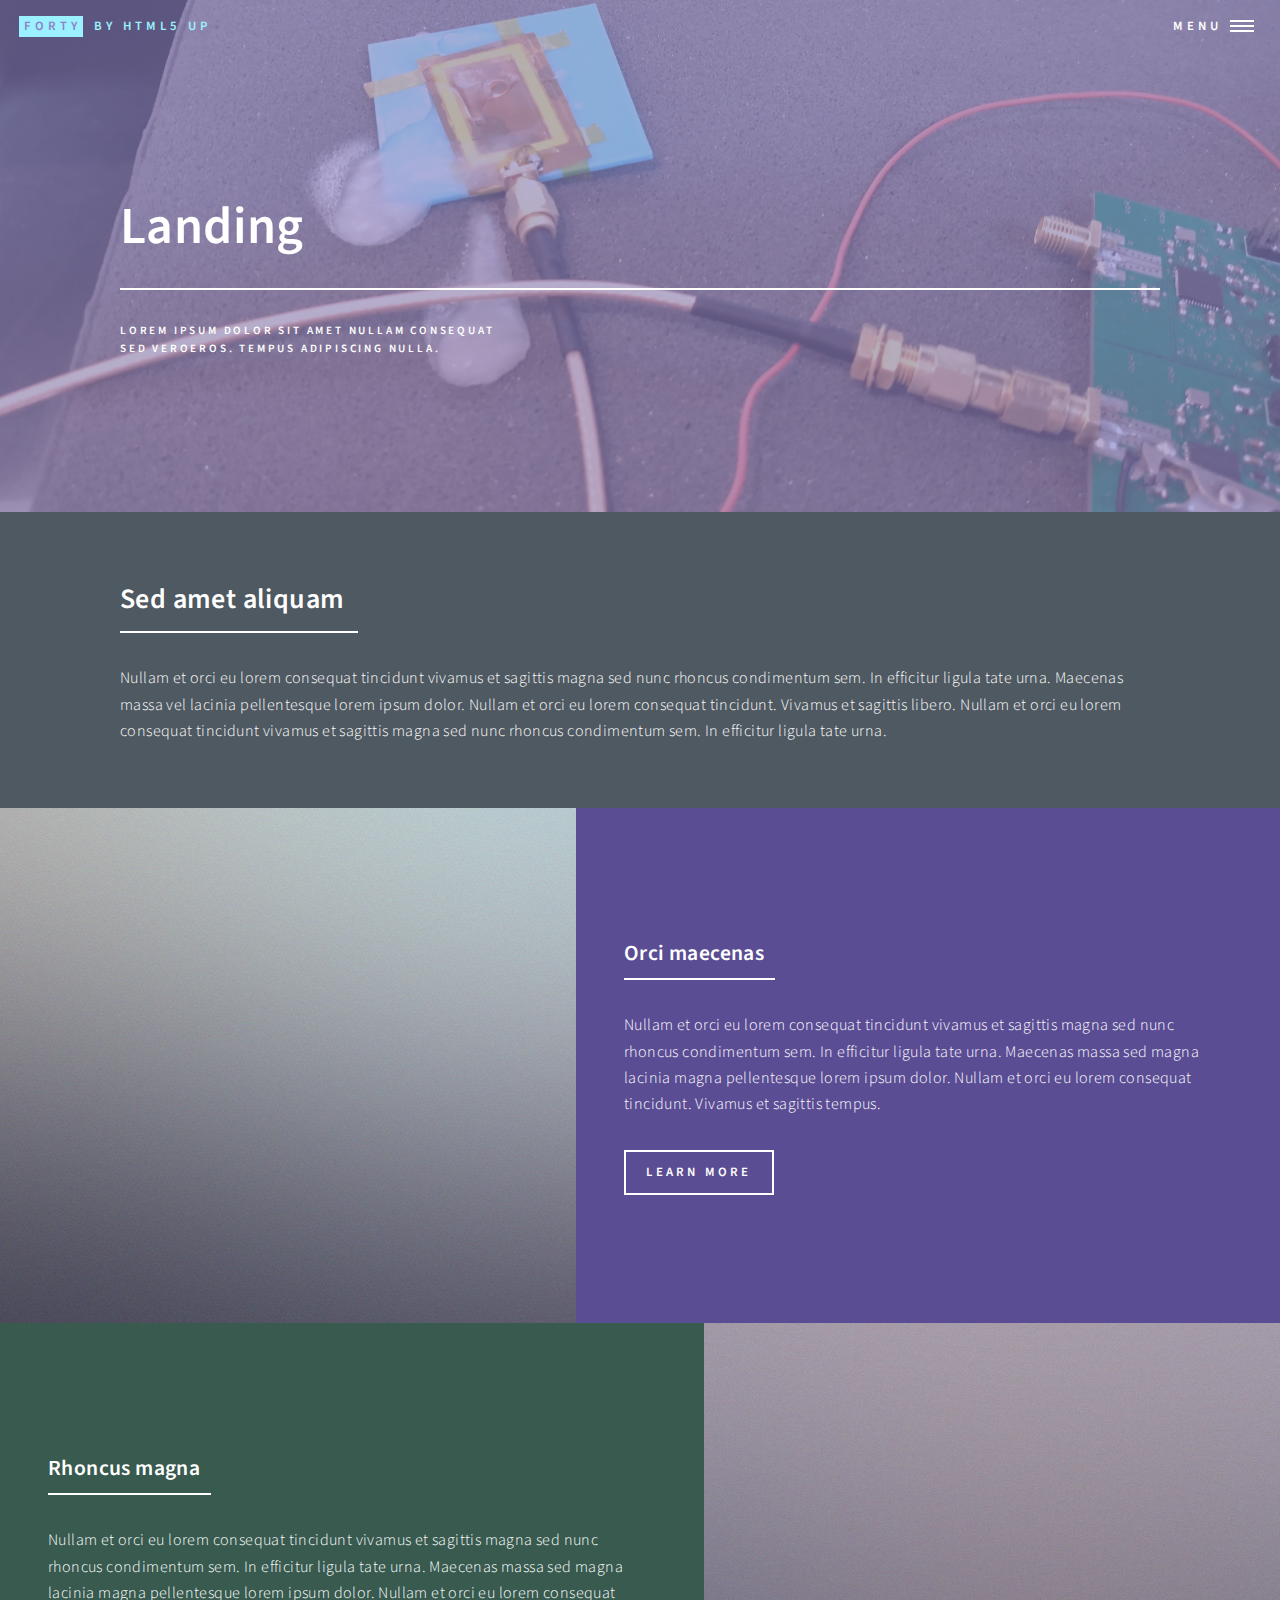
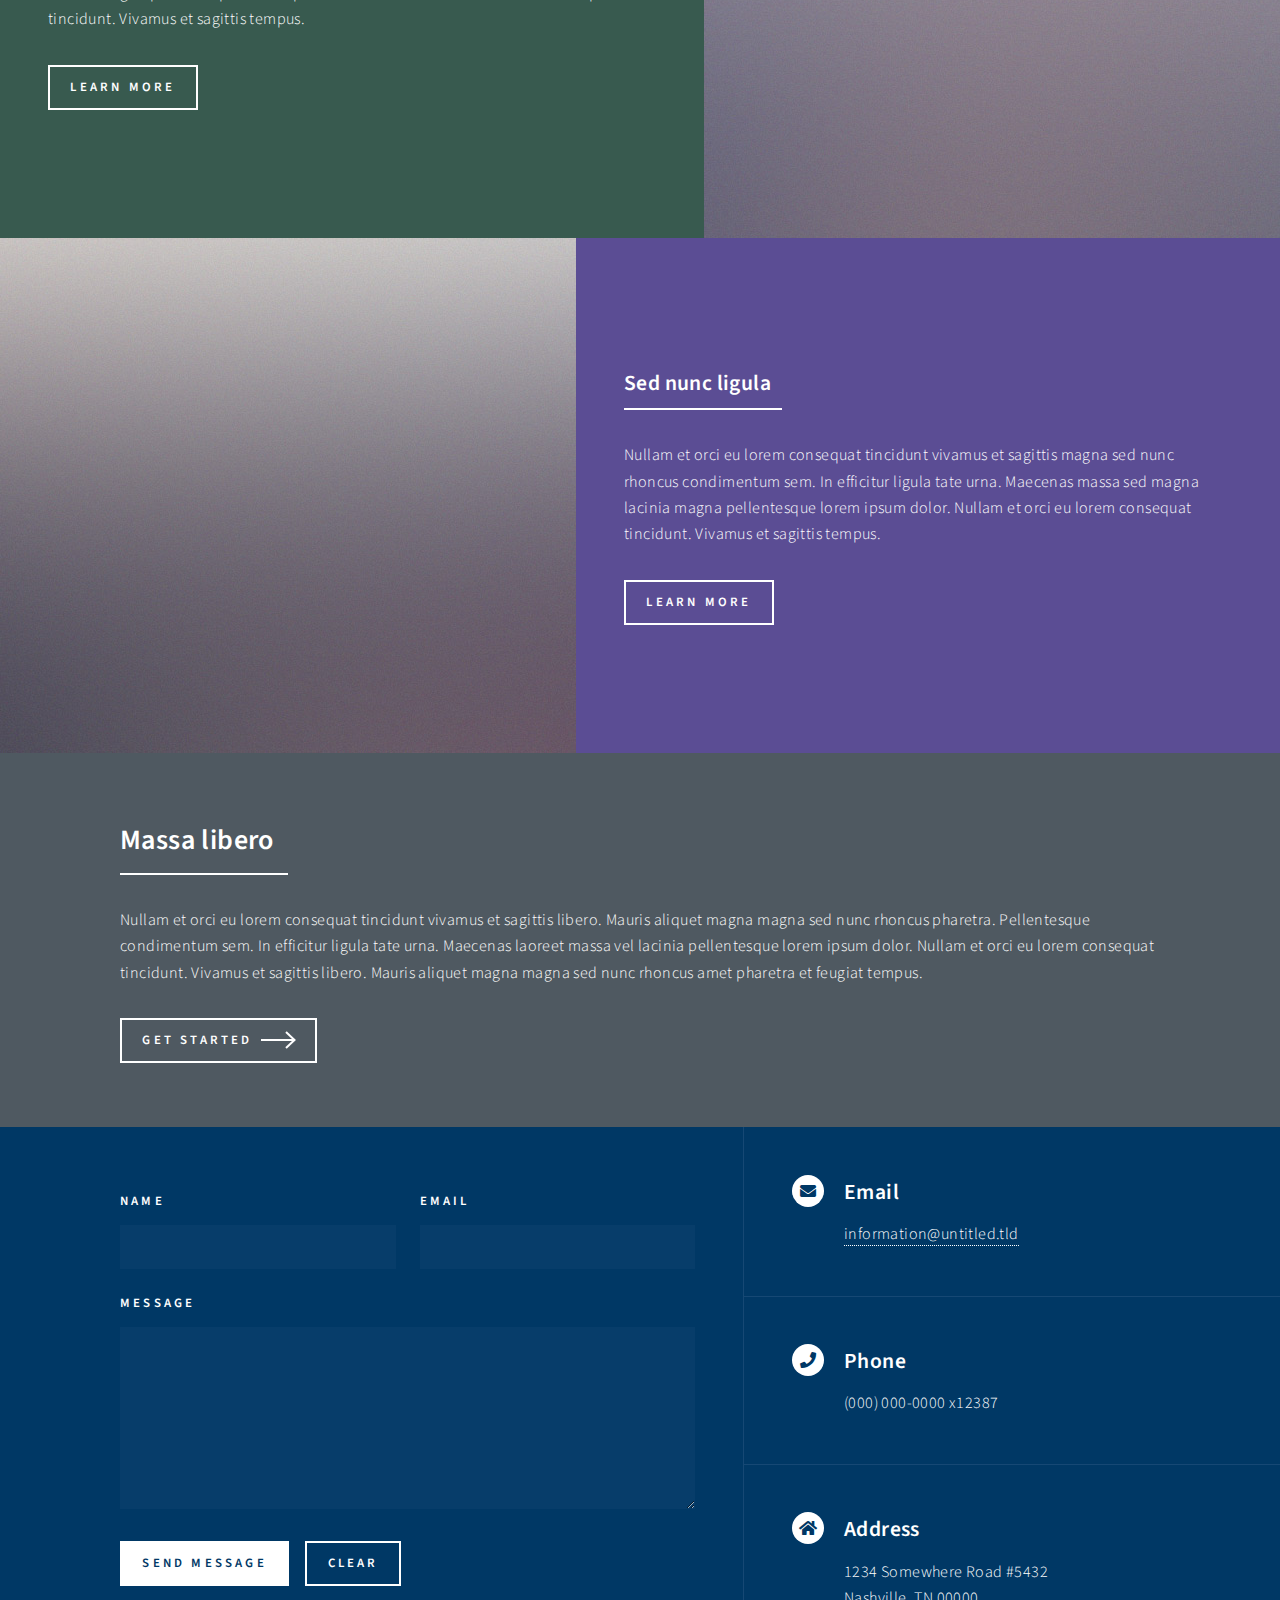
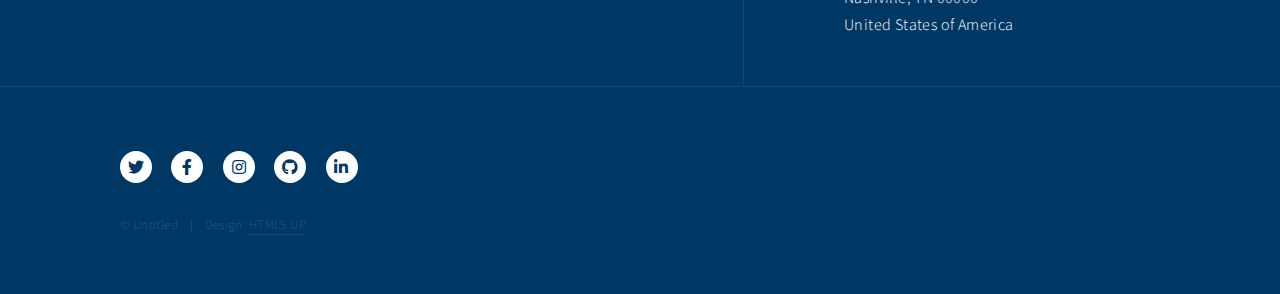
<file: landing.html>
<!DOCTYPE HTML>
<!--
	Forty by HTML5 UP
	html5up.net | @ajlkn
	Free for personal and commercial use under the CCA 3.0 license (html5up.net/license)
-->
<html>
	<head>
		<title>Landing - Forty by HTML5 UP</title>
		<meta charset="utf-8" />
		<meta name="viewport" content="width=device-width, initial-scale=1, user-scalable=no" />
		<link rel="stylesheet" href="assets/css/main.css" />
		<noscript><link rel="stylesheet" href="assets/css/noscript.css" /></noscript>
	</head>
	<body class="is-preload">

		<!-- Wrapper -->
			<div id="wrapper">

				<!-- Header -->
				<!-- Note: The "styleN" class below should match that of the banner element. -->
					<header id="header" class="alt style2">
						<a href="index.html" class="logo"><strong>Forty</strong> <span>by HTML5 UP</span></a>
						<nav>
							<a href="#menu">Menu</a>
						</nav>
					</header>

				<!-- Menu -->
					<nav id="menu">
						<ul class="links">
							<li><a href="index.html">Home</a></li>
							<li><a href="landing.html">Landing</a></li>
							<li><a href="generic.html">Generic</a></li>
							<li><a href="elements.html">Elements</a></li>
						</ul>
						<ul class="actions stacked">
							<li><a href="#" class="button primary fit">Get Started</a></li>
							<li><a href="#" class="button fit">Log In</a></li>
						</ul>
					</nav>

				<!-- Banner -->
				<!-- Note: The "styleN" class below should match that of the header element. -->
					<section id="banner" class="style2">
						<div class="inner">
							<span class="image">
								<img src="images/RFSense_H.jpg" alt="" />
							</span>
							<header class="major">
								<h1>Landing</h1>
							</header>
							<div class="content">
								<p>Lorem ipsum dolor sit amet nullam consequat<br />
								sed veroeros. tempus adipiscing nulla.</p>
							</div>
						</div>
					</section>

				<!-- Main -->
					<div id="main">

						<!-- One -->
							<section id="one">
								<div class="inner">
									<header class="major">
										<h2>Sed amet aliquam</h2>
									</header>
									<p>Nullam et orci eu lorem consequat tincidunt vivamus et sagittis magna sed nunc rhoncus condimentum sem. In efficitur ligula tate urna. Maecenas massa vel lacinia pellentesque lorem ipsum dolor. Nullam et orci eu lorem consequat tincidunt. Vivamus et sagittis libero. Nullam et orci eu lorem consequat tincidunt vivamus et sagittis magna sed nunc rhoncus condimentum sem. In efficitur ligula tate urna.</p>
								</div>
							</section>

						<!-- Two -->
							<section id="two" class="spotlights">
								<section>
									<a href="generic.html" class="image">
										<img src="images/pic08.jpg" alt="" data-position="center center" />
									</a>
									<div class="content">
										<div class="inner">
											<header class="major">
												<h3>Orci maecenas</h3>
											</header>
											<p>Nullam et orci eu lorem consequat tincidunt vivamus et sagittis magna sed nunc rhoncus condimentum sem. In efficitur ligula tate urna. Maecenas massa sed magna lacinia magna pellentesque lorem ipsum dolor. Nullam et orci eu lorem consequat tincidunt. Vivamus et sagittis tempus.</p>
											<ul class="actions">
												<li><a href="generic.html" class="button">Learn more</a></li>
											</ul>
										</div>
									</div>
								</section>
								<section>
									<a href="generic.html" class="image">
										<img src="images/pic09.jpg" alt="" data-position="top center" />
									</a>
									<div class="content">
										<div class="inner">
											<header class="major">
												<h3>Rhoncus magna</h3>
											</header>
											<p>Nullam et orci eu lorem consequat tincidunt vivamus et sagittis magna sed nunc rhoncus condimentum sem. In efficitur ligula tate urna. Maecenas massa sed magna lacinia magna pellentesque lorem ipsum dolor. Nullam et orci eu lorem consequat tincidunt. Vivamus et sagittis tempus.</p>
											<ul class="actions">
												<li><a href="generic.html" class="button">Learn more</a></li>
											</ul>
										</div>
									</div>
								</section>
								<section>
									<a href="generic.html" class="image">
										<img src="images/pic10.jpg" alt="" data-position="25% 25%" />
									</a>
									<div class="content">
										<div class="inner">
											<header class="major">
												<h3>Sed nunc ligula</h3>
											</header>
											<p>Nullam et orci eu lorem consequat tincidunt vivamus et sagittis magna sed nunc rhoncus condimentum sem. In efficitur ligula tate urna. Maecenas massa sed magna lacinia magna pellentesque lorem ipsum dolor. Nullam et orci eu lorem consequat tincidunt. Vivamus et sagittis tempus.</p>
											<ul class="actions">
												<li><a href="generic.html" class="button">Learn more</a></li>
											</ul>
										</div>
									</div>
								</section>
							</section>

						<!-- Three -->
							<section id="three">
								<div class="inner">
									<header class="major">
										<h2>Massa libero</h2>
									</header>
									<p>Nullam et orci eu lorem consequat tincidunt vivamus et sagittis libero. Mauris aliquet magna magna sed nunc rhoncus pharetra. Pellentesque condimentum sem. In efficitur ligula tate urna. Maecenas laoreet massa vel lacinia pellentesque lorem ipsum dolor. Nullam et orci eu lorem consequat tincidunt. Vivamus et sagittis libero. Mauris aliquet magna magna sed nunc rhoncus amet pharetra et feugiat tempus.</p>
									<ul class="actions">
										<li><a href="generic.html" class="button next">Get Started</a></li>
									</ul>
								</div>
							</section>

					</div>

				<!-- Contact -->
					<section id="contact">
						<div class="inner">
							<section>
								<form method="post" action="#">
									<div class="fields">
										<div class="field half">
											<label for="name">Name</label>
											<input type="text" name="name" id="name" />
										</div>
										<div class="field half">
											<label for="email">Email</label>
											<input type="text" name="email" id="email" />
										</div>
										<div class="field">
											<label for="message">Message</label>
											<textarea name="message" id="message" rows="6"></textarea>
										</div>
									</div>
									<ul class="actions">
										<li><input type="submit" value="Send Message" class="primary" /></li>
										<li><input type="reset" value="Clear" /></li>
									</ul>
								</form>
							</section>
							<section class="split">
								<section>
									<div class="contact-method">
										<span class="icon solid alt fa-envelope"></span>
										<h3>Email</h3>
										<a href="#">information@untitled.tld</a>
									</div>
								</section>
								<section>
									<div class="contact-method">
										<span class="icon solid alt fa-phone"></span>
										<h3>Phone</h3>
										<span>(000) 000-0000 x12387</span>
									</div>
								</section>
								<section>
									<div class="contact-method">
										<span class="icon solid alt fa-home"></span>
										<h3>Address</h3>
										<span>1234 Somewhere Road #5432<br />
										Nashville, TN 00000<br />
										United States of America</span>
									</div>
								</section>
							</section>
						</div>
					</section>

				<!-- Footer -->
					<footer id="footer">
						<div class="inner">
							<ul class="icons">
								<li><a href="#" class="icon brands alt fa-twitter"><span class="label">Twitter</span></a></li>
								<li><a href="#" class="icon brands alt fa-facebook-f"><span class="label">Facebook</span></a></li>
								<li><a href="#" class="icon brands alt fa-instagram"><span class="label">Instagram</span></a></li>
								<li><a href="#" class="icon brands alt fa-github"><span class="label">GitHub</span></a></li>
								<li><a href="#" class="icon brands alt fa-linkedin-in"><span class="label">LinkedIn</span></a></li>
							</ul>
							<ul class="copyright">
								<li>&copy; Untitled</li><li>Design: <a href="https://html5up.net">HTML5 UP</a></li>
							</ul>
						</div>
					</footer>

			</div>

		<!-- Scripts -->
			<script src="assets/js/jquery.min.js"></script>
			<script src="assets/js/jquery.scrolly.min.js"></script>
			<script src="assets/js/jquery.scrollex.min.js"></script>
			<script src="assets/js/browser.min.js"></script>
			<script src="assets/js/breakpoints.min.js"></script>
			<script src="assets/js/util.js"></script>
			<script src="assets/js/main.js"></script>

	</body>
</html>
</file>
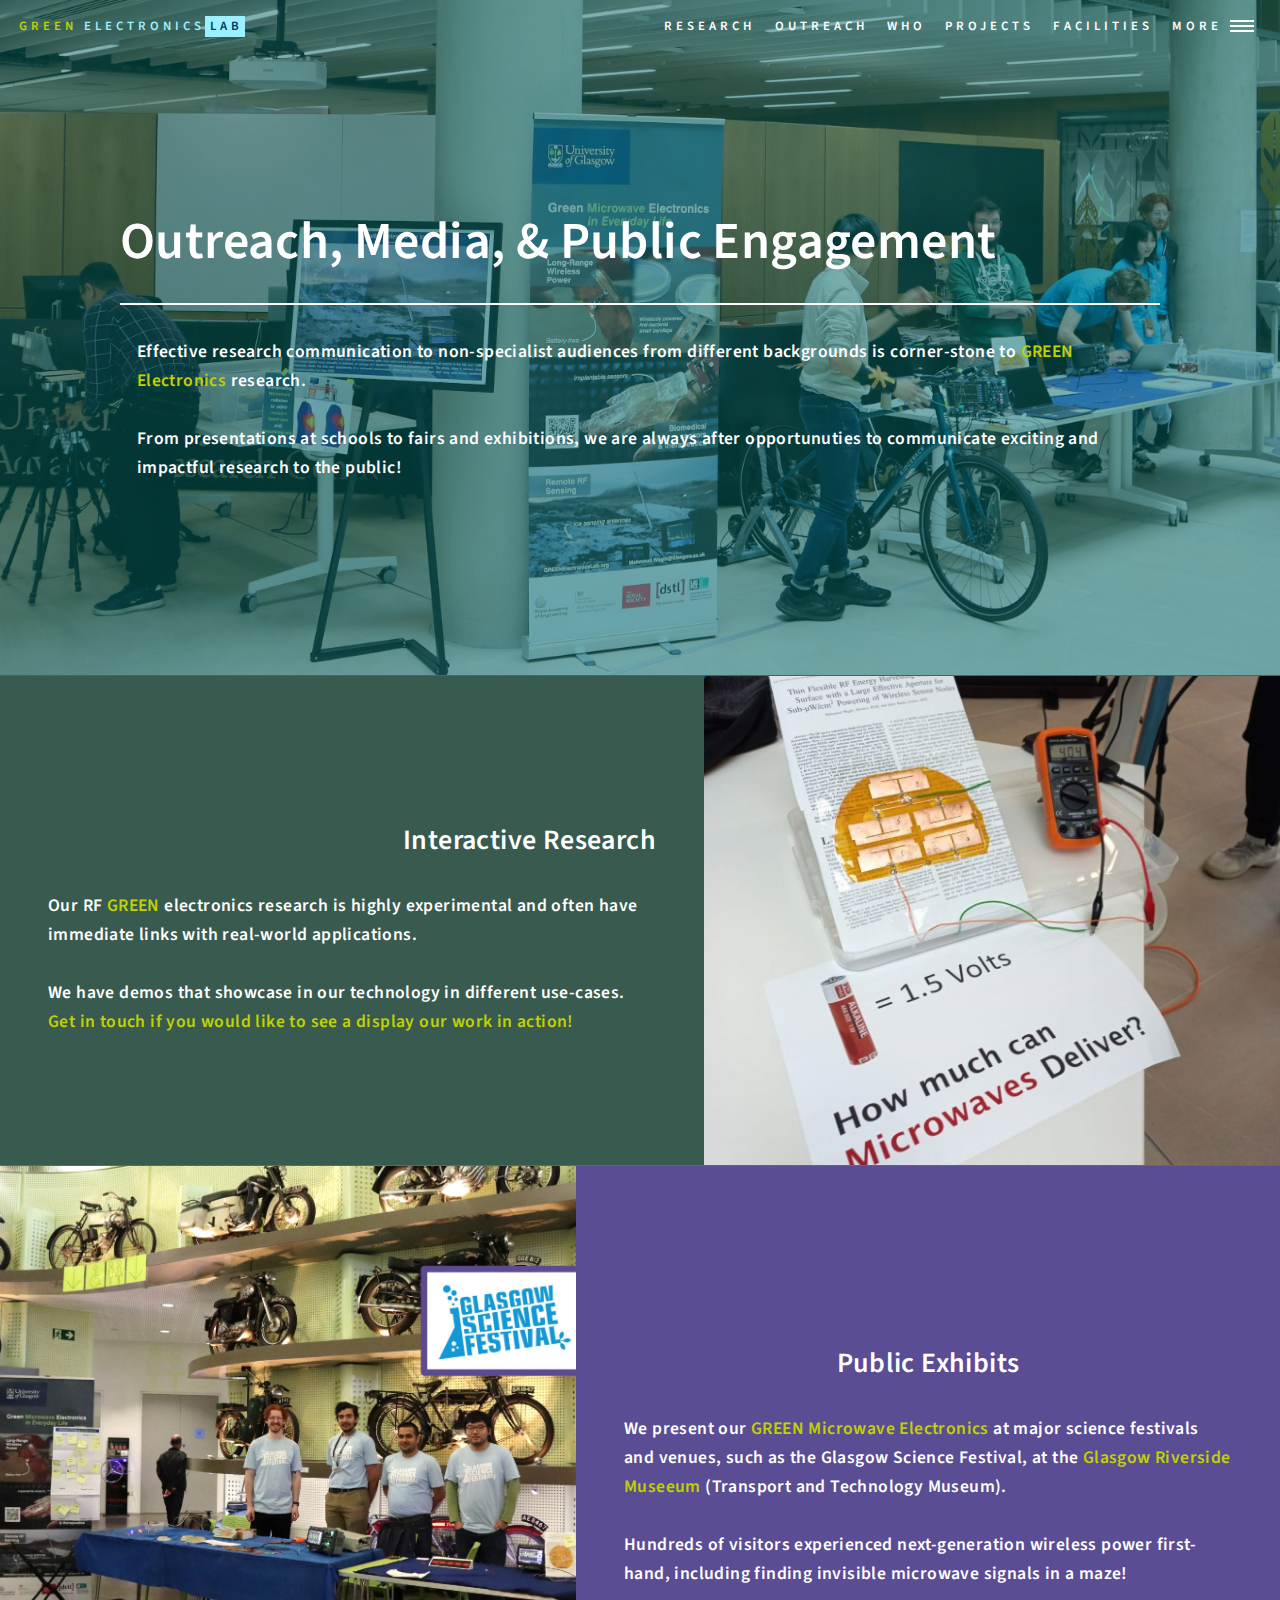
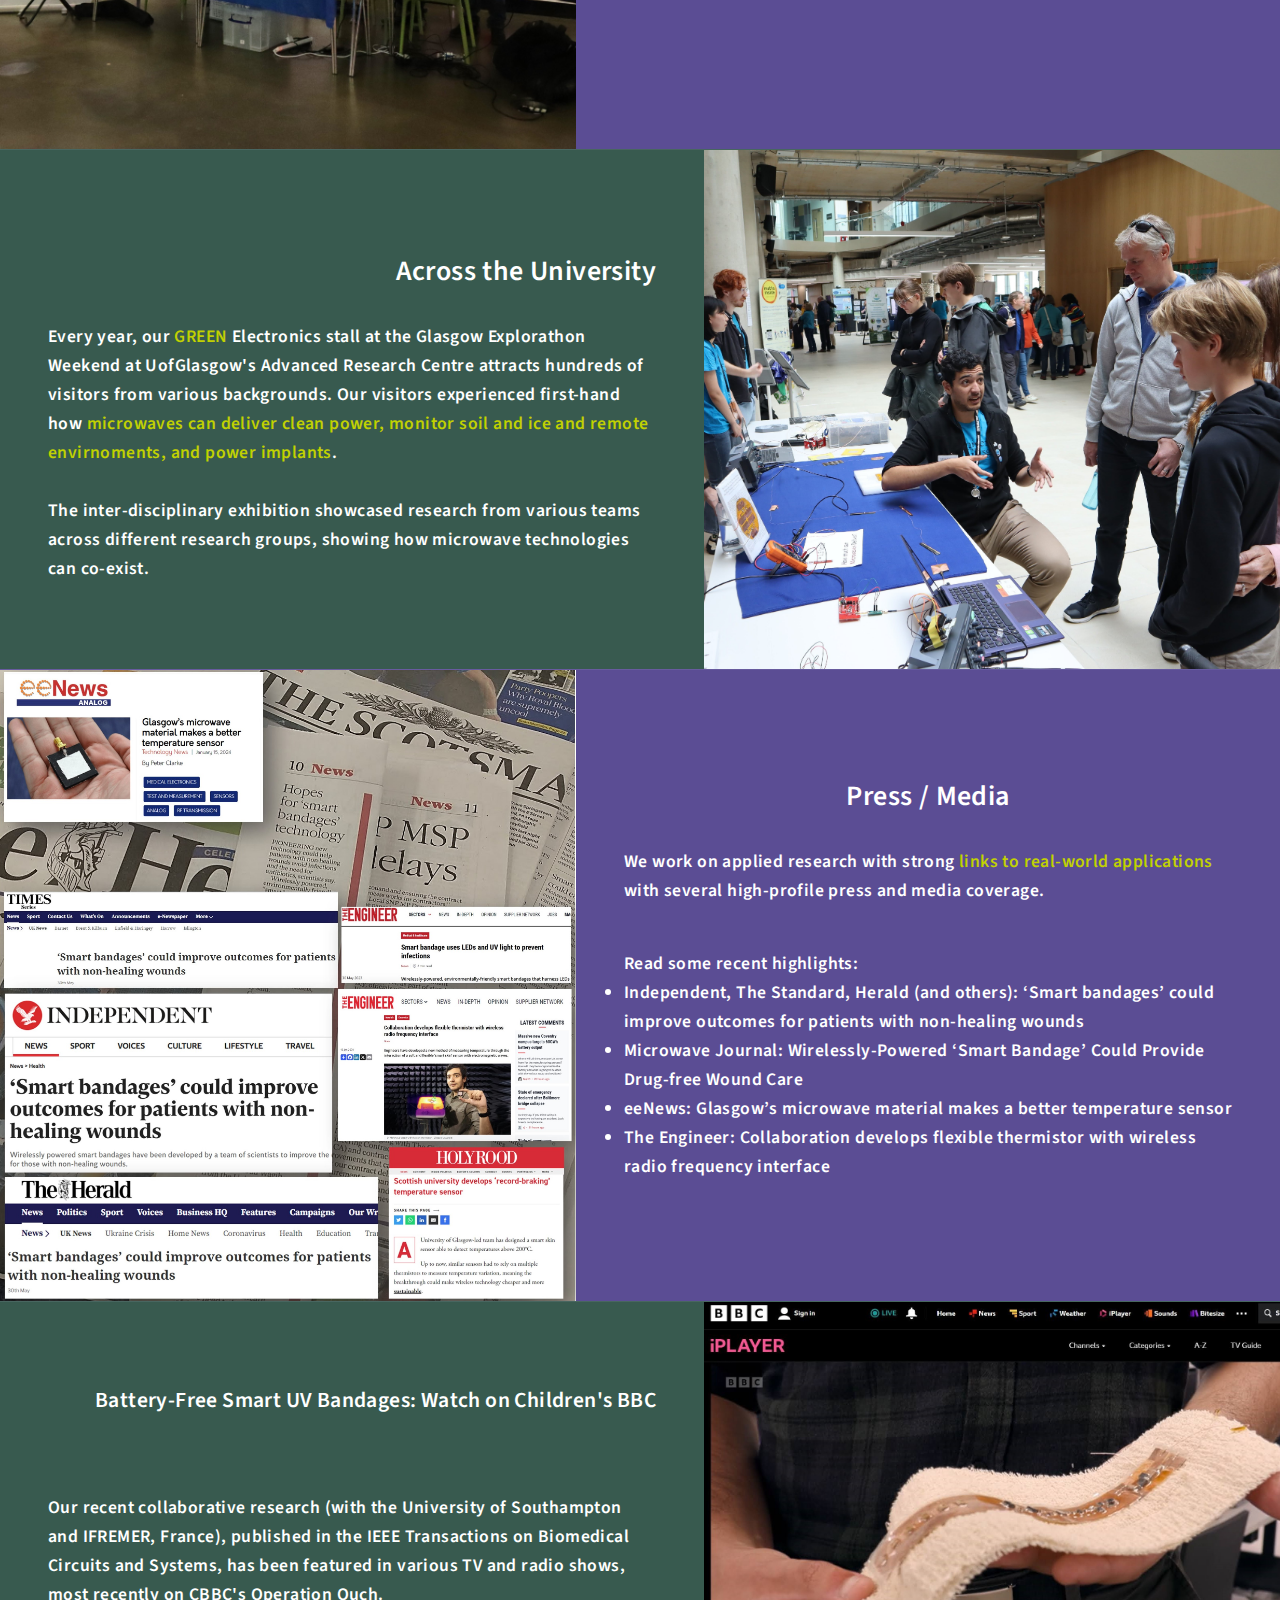
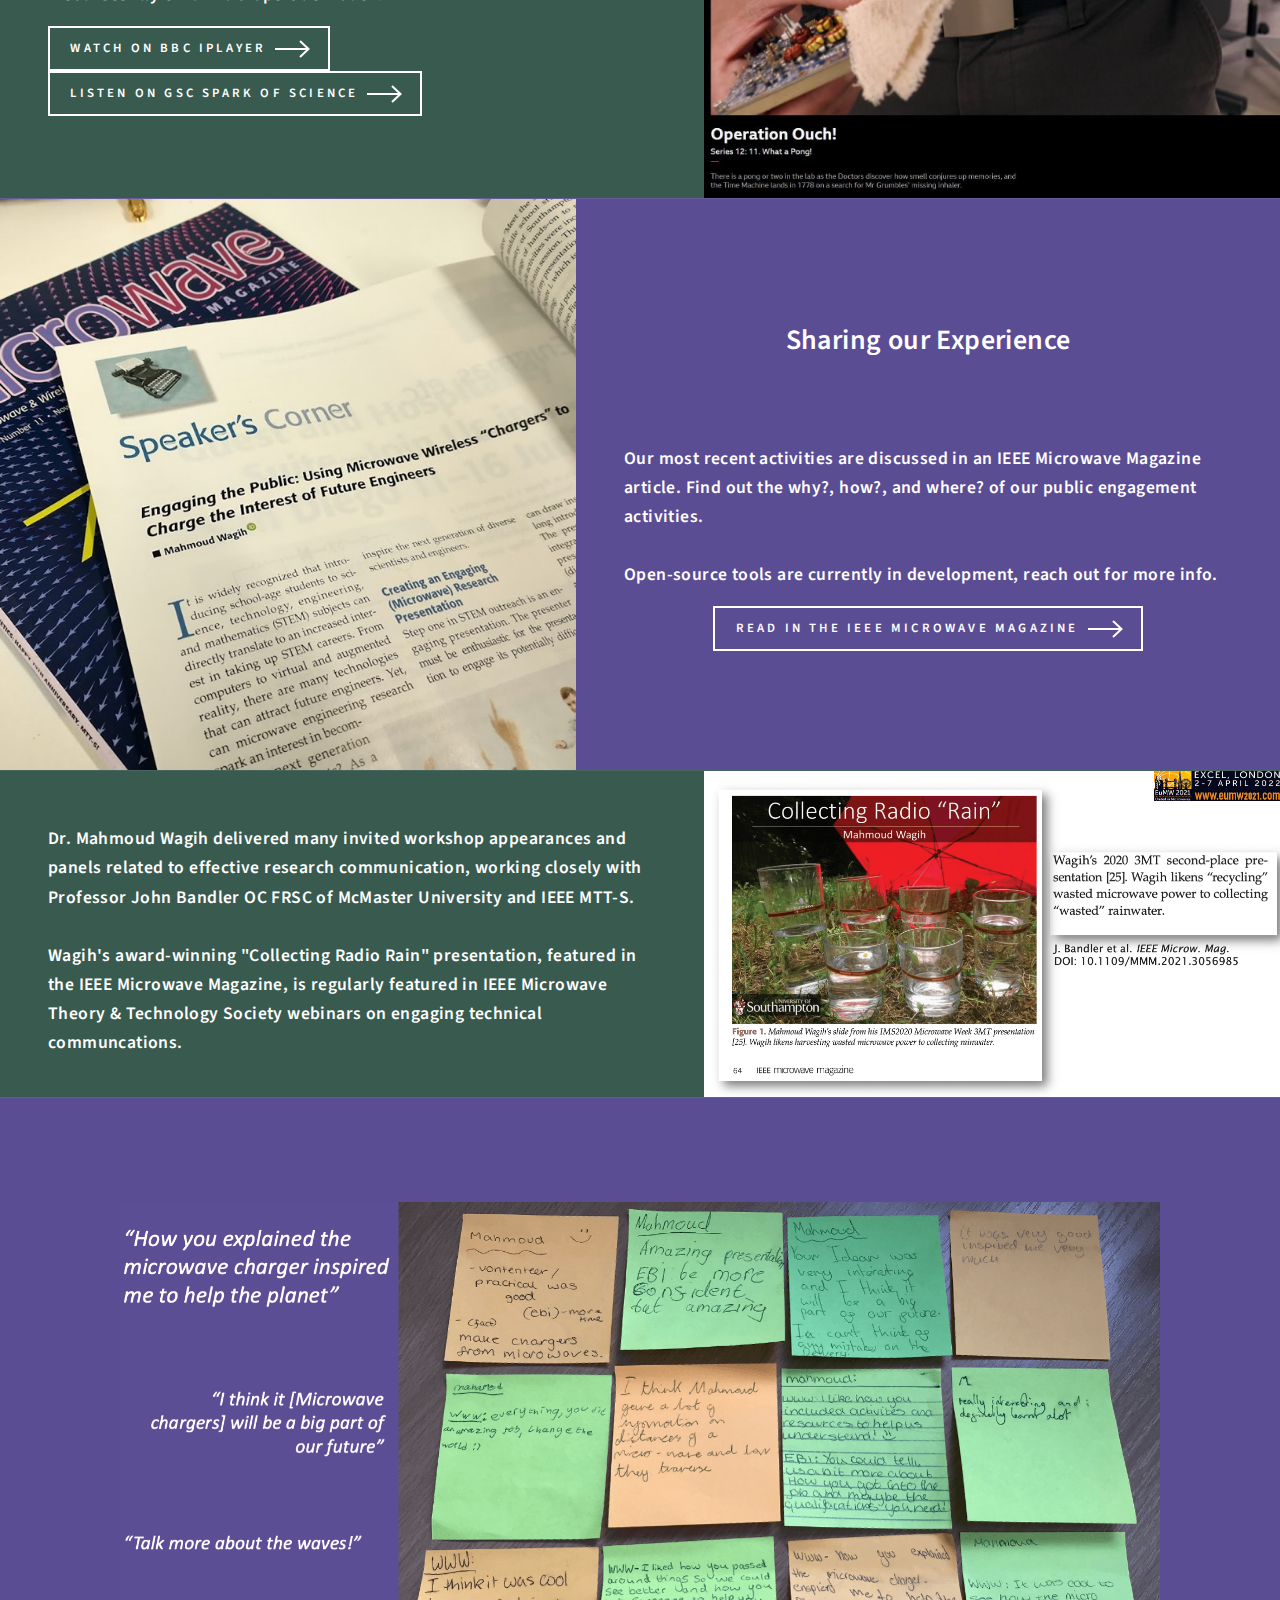
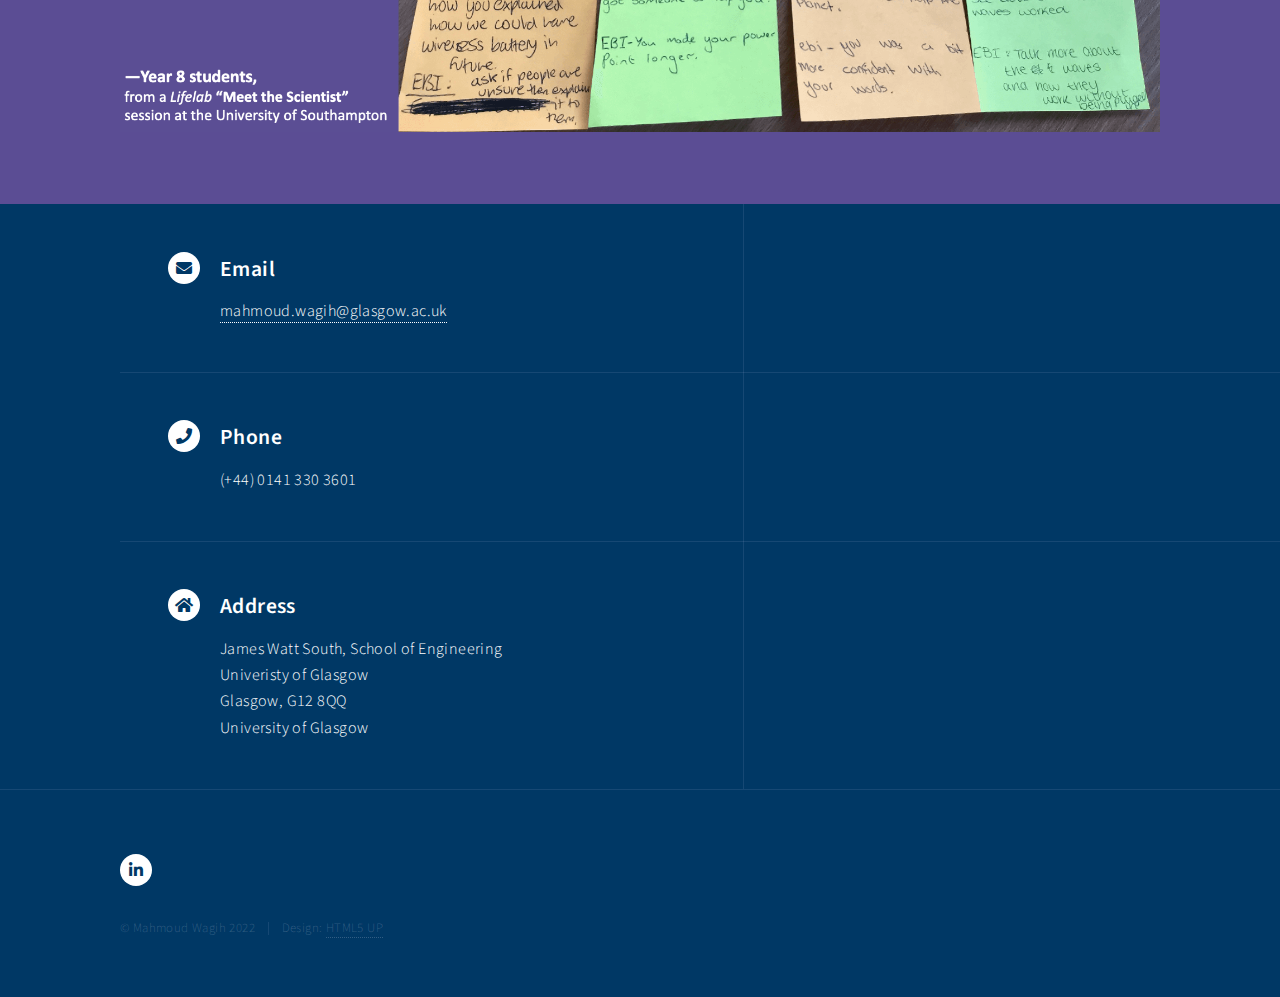
<file: outreach.html>
<!DOCTYPE HTML>
<!--
	Forty by HTML5 UP
	html5up.net | @ajlkn
	Free for personal and commercial use under the CCA 3.0 license (html5up.net/license)
-->
<html>
<head>
		<title>GREEN RF Electronics Lab: OUTREACH, Public Engagement, and Media</title>
		<meta charset="utf-8" />
		<meta name="viewport" content="width=device-width, initial-scale=1, user-scalable=no" />
		<link rel="stylesheet" href="assets/css/main.css" />
		<noscript><link rel="stylesheet" href="assets/css/noscript.css" /></noscript>
	</head>
	<body class="is-preload">

		<!-- Wrapper -->
			<div id="wrapper">

				<!-- Header -->
					<header id="header" class="alt">
						<a href="index.html" class="logo"><span style="color:#c1d102">GREEN</span> Electronics<strong><span>Lab</span></strong>      </a>

                        <nav>
                           
                            <a href="researchareas.html">Research</a>
                                        
                            <a href="outreach.html">Outreach</h6></a>
                        
                            <a href="who.html">Who</h6></a>

							<a href="projects.html">Projects</h6></a>

							<a href="facilities.html">Facilities</h6></a>

							<a href="#menu">More</a>
						</nav>
					</header>

				<!-- Menu -->
					<nav id="menu">
						<ul class="links">
							<li><a href="ResearchAreas.html">Research areas</a></li>
							<li><a href="http://eprints.gla.ac.uk/view/author/67094.html"  target="_blank" rel="noopener noreferrer">Publications</a></li>
							<li><a href="projects.html" rel="noopener noreferrer">Our active projects</a></li>
							<li><a href="https://www.youtube.com/channel/UCK_WpI3Rd3BcKzC2haN_x8A"  target="_blank" rel="noopener noreferrer">Videos and presentations</a></li>
                            <li><a href="Facilities.html">Facilities and Expertise</a></li>
                            <li><a href="Who.html">The Team</a></li>
                        	<!-- <li><a href="WhyPGR.html">Why join?</a></li> -->

						</ul>
						<ul class="actions stacked">
							<!--<li><a href="#" class="button primary fit">Please note, this page is still under development; get in touch if you can't find something</a></li> -->
						</ul>
					</nav>

				<!-- Main -->
					<div id="main" class="spotlights">


					<section id="banner1" class="major">
						<div class="inner">
							<header class="major">
                                <h1>Outreach, Media, &amp Public Engagement</h1>
							</header>
							<div class="content">
                                <p><h4>Effective research communication to non-specialist audiences from different backgrounds is corner-stone to <span style="color:#c1d102">GREEN Electronics</span> research. <br> <br> From presentations at schools to fairs and exhibitions, we are always after opportunuties to communicate exciting and impactful research to the public! </p> </h4>

                                
				                <!--<ul class="actions">
									<li><a href="#one" class="button next scrolly">Find out more</a></li>
								</ul> -->

						</div>
					</section>


						<!-- One -->

							
                            <section id="two">
                                <a  class="image">
										<img src="images/WPT_demo.jpg" alt="" data-position="center center" />
									</a>
								<div class="content">
									<h2> Interactive Research </h2>

                                    <h4>Our RF <span style="color:#c1d102">GREEN</span> electronics research is highly experimental and often have immediate links with real-world applications.
									<br><br>
									We have demos that showcase in our technology in different use-cases. <span style="color:#c1d102">Get in touch if you would like to see a display our work in action!</span>
                                    </h4>

								</div>
							</section>
							
                        
                            <section id="two">
                                <a  class="image">
										<img src="images/outreach_gsf.jpg" alt="" data-position="center center" />
									</a>
								<div class="content">
									<h2>Public Exhibits</h2>
                                    <h4>We present our <span style="color:#c1d102">GREEN Microwave Electronics</span>  at major science festivals and venues, such as the Glasgow Science Festival, at the <span style="color:#c1d102">Glasgow Riverside Museeum</span>  (Transport and Technology Museum).
                                    <br> <br>
                                    Hundreds of visitors experienced next-generation wireless power first-hand, including finding invisible microwave signals in a maze!
                                    </h4>

								</div>
							</section>




                            <section id="two">
                                <a  class="image">
										<img src="images/IMG_9791-EDIT.jpg" alt="" data-position="center center" />
									</a>
								<div class="content">
									<h2> Across the University </h2>

                                    <h4>Every year, our <span style="color:#c1d102">GREEN</span> Electronics stall at the Glasgow Explorathon Weekend at UofGlasgow's Advanced Research Centre attracts hundreds of visitors from various backgrounds. Our visitors experienced first-hand how <span style="color:#c1d102">microwaves can deliver clean power, monitor soil and ice and remote envirnoments, and power implants</span>. 
                                    <br> <br>
                                    The inter-disciplinary exhibition showcased research from various teams across different research groups, showing how microwave technologies can co-exist.
                                    </h4>

								</div>
							</section>
							
							
							
                            <section id="two">
                                <a  class="image">
										<img src="images/news.jpg" alt="" data-position="center center" />
									</a>
								<div class="content">
									<h2> Press / Media </h2>
                                    <h4>We work on applied research with strong <span style="color:#c1d102">links to real-world applications</span> with several high-profile press and media coverage.  </h4> <br>
									<h4>Read some recent highlights:
                                    <br> 
									<li><a href="https://www.independent.co.uk/news/health/university-of-glasgow-france-university-of-southampton-james-watt-b2348300.html">Independent, The Standard, Herald (and others): ‘Smart bandages’ could improve outcomes for patients with non-healing wounds</a></li>
									<li><a href="https://www.microwavejournal.com/articles/40278-wirelessly-powered-smart-bandage-could-provide-drug-free-wound-care"  target="_blank" rel="noopener noreferrer">Microwave Journal: Wirelessly-Powered ‘Smart Bandage’ Could Provide Drug-free Wound Care</a></li>
									<li><a href="https://www.eenewseurope.com/en/glasgows-microwave-material-makes-a-better-temperature-sensor/" rel="noopener noreferrer">eeNews: Glasgow’s microwave material makes a better temperature sensor</a></li>
									<li><a href="https://www.theengineer.co.uk/content/news/collaboration-develops-flexible-thermistor-with-wireless-radio-frequency-interface"  target="_blank" rel="noopener noreferrer">The Engineer: Collaboration develops flexible thermistor with wireless radio frequency interface</a></li>
									<br>
                                    </h4>

								</div>
							</section>	


                            <section id="two">
                                <a  class="image" href="https://www.bbc.co.uk/iplayer/episode/m001vnpf/operation-ouch-series-12-11-what-a-pong?seriesId=m001nhwl">
										<img src="images/bbc.jpg" alt="" data-position="center center" />
									</a>
								<div class="content">

                                    <h3>Battery-Free Smart UV Bandages: Watch on Children's BBC</h3>
                                    <br> <br>
									<h4>
                                    Our recent collaborative research (with the University of Southampton and IFREMER, France), <a href="https://pubmed.ncbi.nlm.nih.gov/37204964/"> published in the IEEE Transactions on Biomedical Circuits and Systems</a>, has been featured in various TV and radio shows, most recently on CBBC's Operation Ouch. 
                                    </h4>

												<ul class="actions">
								
													<li><a href="https://www.bbc.co.uk/iplayer/episode/m001vnpf/operation-ouch-series-12-11-what-a-pong?seriesId=m001nhwl" target="_blank" class="button next">Watch on BBC iPlayer</a>  <a href="https://gaana.com/song/ep-177-smart-bandages" target="_blank" class="button next">Listen on GSC Spark of Science</a></li>
												</ul> 

								</div>
							</section>



                            <section id="two">
                                <a  class="image" href="https://ieeexplore.ieee.org/document/10098986">
										<img src="images/outreach_magazine.jpg" alt="" data-position="center center" />
									</a>
								<div class="content">

                                    <h2>Sharing our Experience </h2>
                                    <br> <br>
									<h4>
                                    Our most recent activities are discussed in an <a href="https://ieeexplore.ieee.org/document/10098986">IEEE Microwave Magazine article</a>. Find out the why?, how?, and where? of our public engagement activities. 
									<br> <br>
									Open-source tools are currently in development, reach out for more info. 
                                    </h4>
												<ul class="actions">
													<li><a href="https://ieeexplore.ieee.org/document/10098986/" target="_blank" class="button next">Read in the IEEE Microwave Magazine</a> </li>
												</ul> 

								</div>
							</section>
					

                        
                            <section id="two">
                                <a  class="image">
										<img src="images/3MT_IMS.png" alt="" data-position="center center" />
									</a>
								<div class="content">

                                    <h4>Dr. Mahmoud Wagih delivered many invited workshop appearances and panels related to effective research communication, working closely with Professor John Bandler OC FRSC of McMaster University and IEEE MTT-S.
                                    <br> <br>
                                    Wagih's award-winning "Collecting Radio Rain" presentation, featured in the IEEE Microwave Magazine, is regularly featured in IEEE Microwave Theory &amp; Technology Society webinars on engaging technical communcations.
                                    </h4>

								</div>
							</section>



							<section id="two">
								<div class="inner">
								    <span class="image main"><img src="images/MeetScientist_B.png" alt="" /></span>
								</div>
							</section>


					</div>

    

				<!-- Contact -->
					<section id="contact">
						<div class="inner">
							<section class="split">
								<section>
									<div class="contact-method">
										<span class="icon solid alt fa-envelope"></span>
										<h3>Email</h3>
										<a href="#">mahmoud.wagih@glasgow.ac.uk</a>
									</div>
								</section>
								<section>
									<div class="contact-method">
										<span class="icon solid alt fa-phone"></span>
										<h3>Phone</h3>
										<span>(+44) 0141 330 3601</span>
									</div>
								</section> 
								<section>
									<div class="contact-method">
										<span class="icon solid alt fa-home"></span>
										<h3>Address</h3>
										<span>James Watt South, School of Engineering<br />
                                            Univeristy of Glasgow <br/>
										Glasgow, G12 8QQ<br />
										University of Glasgow</span>
									</div>
								</section>
							</section>
						</div>
					</section>

				<!-- Footer -->
					<footer id="footer">
						<div class="inner">
							<ul class="icons">
								<!--<li><a href="#" class="icon brands alt fa-github"><span class="label">GitHub</span></a></li> -->
								<li><a href="https://www.linkedin.com/in/mahmoud-wagih/" class="icon brands alt fa-linkedin-in"><span class="label">LinkedIn</span></a></li>
							</ul>
							<ul class="copyright">
								<li>&copy; Mahmoud Wagih 2022 </li><li>Design: <a href="https://html5up.net">HTML5 UP</a></li>
							</ul>
						</div>
					</footer>

			</div>

		<!-- Scripts -->
			<script src="assets/js/jquery.min.js"></script>
			<script src="assets/js/jquery.scrolly.min.js"></script>
			<script src="assets/js/jquery.scrollex.min.js"></script>
			<script src="assets/js/browser.min.js"></script>
			<script src="assets/js/breakpoints.min.js"></script>
			<script src="assets/js/util.js"></script>
			<script src="assets/js/main.js"></script>

	</body>
</html>
</file>
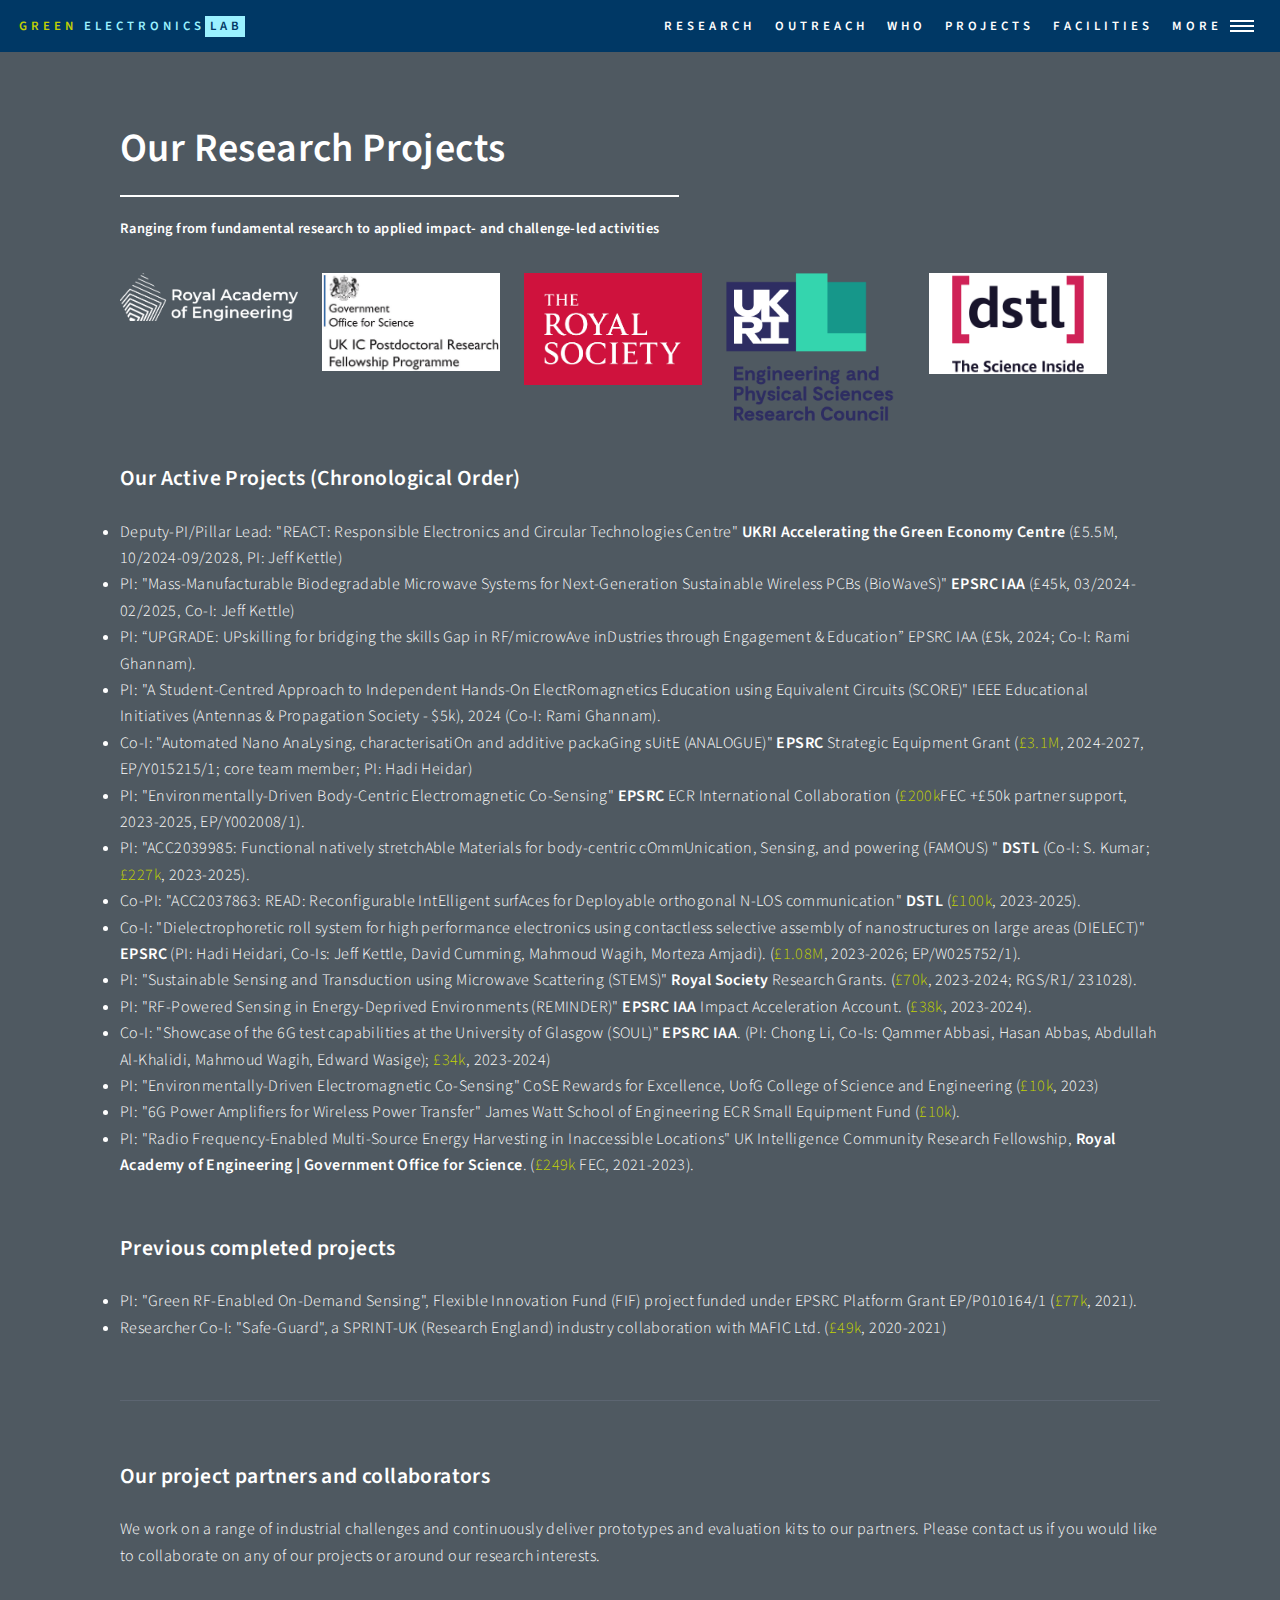
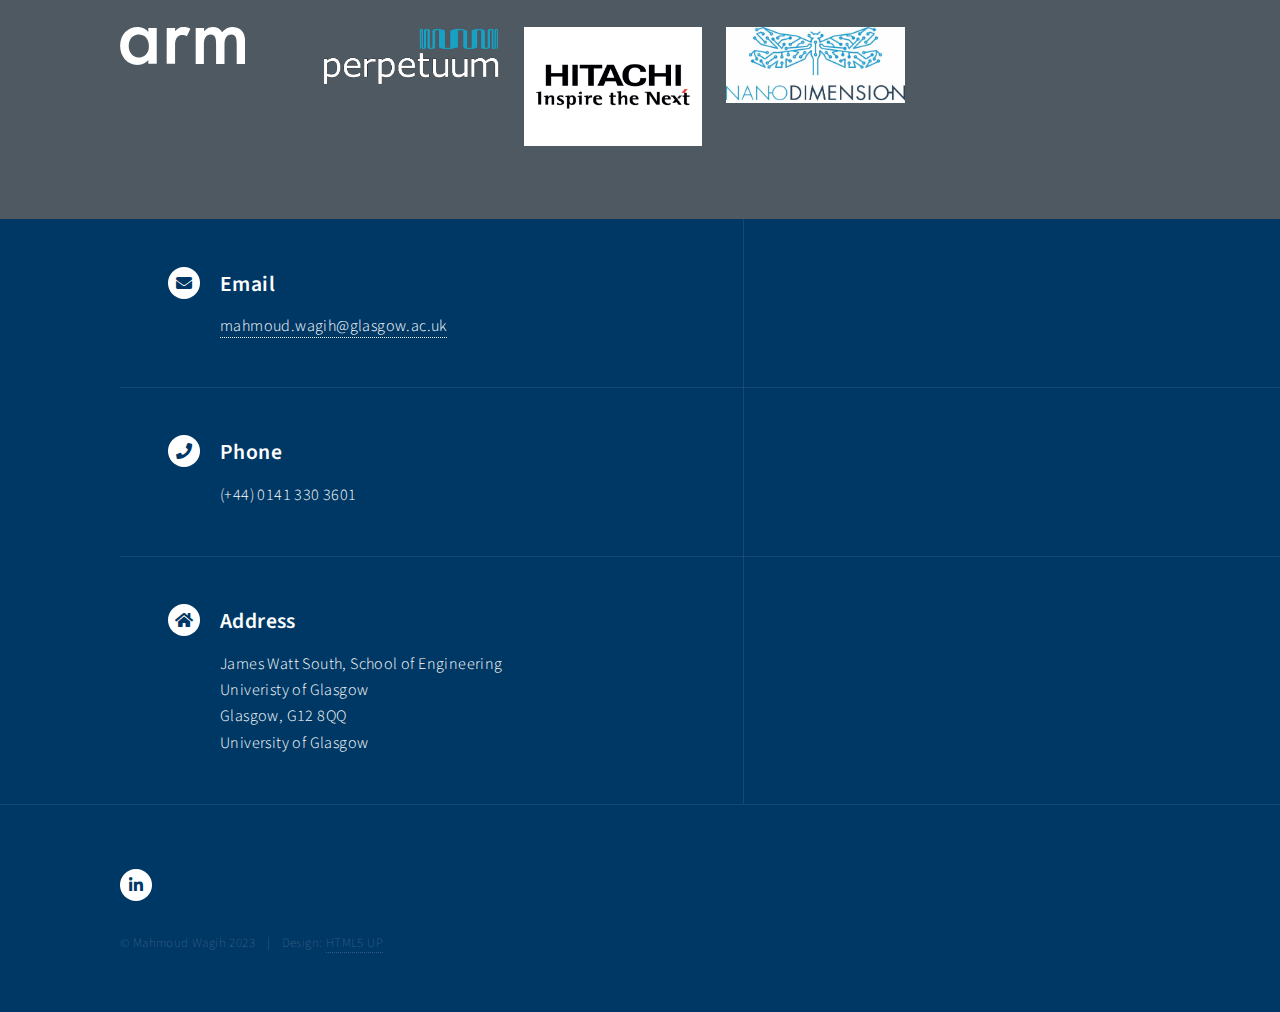
<file: projects.html>
<!DOCTYPE HTML>
<!--
	Forty by HTML5 UP
	html5up.net | @ajlkn
	Free for personal and commercial use under the CCA 3.0 license (html5up.net/license)
-->
<html>

	<body class="is-preload">
	<head>
		<title>Green RF  and Flexible Electronics Projects @ The University of Glasgow </title>
		<meta charset="utf-8" />
		<meta name="viewport" content="width=device-width, initial-scale=1, user-scalable=no" />
        <meta name="keywords" content="RF electronics, green electronics, green electronics glasgow, Green electronics lab, green electronics lab glasgow, greenelectronicslab, greenelectronics, CSI lab, CSI research, CSI Glasgow, sustainable electronics lab, sustainable electronics glasgow, Univeristy of Glasgow RF electronics, RF energy harvesting lab, green antennas lab, Wagih, Dr. Mahmoud Wagih, Wagih lab, Mahmoud, RF-enabled electronics, GREEN RF lab, GREEN RF electronics, wireless, electronics, wearable, implantable, RAEng UK IC Fellowship, Green Microwave Electronics" />
		<link rel="stylesheet" href="assets/css/main.css" />
		<noscript><link rel="stylesheet" href="assets/css/noscript.css" /></noscript>
	</head>

		<!-- Wrapper -->
			<div id="wrapper">

				<!-- Header -->
					<header id="header" class="alt">
						<a href="index.html" class="logo"><span style="color:#c1d102">GREEN</span> Electronics<strong><span>Lab</span></strong>      </a>

                        <nav>
                            
                            <a href="researchareas.html">Research</a>
                                        
                            <a href="outreach.html">Outreach</h6></a>
                        
                            <a href="who.html">Who</h6></a>

							<a href="projects.html">Projects</h6></a>

							<a href="facilities.html">Facilities</h6></a>

							<a href="#menu">More</a>
						</nav>
					</header>

				<!-- Menu -->
					<nav id="menu">
						<ul class="links">
							<li><a href="ResearchAreas.html">Research areas</a></li>
							<li><a href="http://eprints.gla.ac.uk/view/author/67094.html"  target="_blank" rel="noopener noreferrer">Publications (External Link to Glasgow's Repository)</a></li>
							<li><a href="projects.html"  target="_blank" rel="noopener noreferrer">Our active projects</a></li>
							<li><a href="https://www.youtube.com/channel/UCK_WpI3Rd3BcKzC2haN_x8A"  target="_blank" rel="noopener noreferrer">Videos and presentations (External Link to YouTube</a></li>
                            <li><a href="Facilities.html">Facilities and Expertise</a></li>
                            <li><a href="https://www.rxwatt.com/">Commercialization and Spin-Outs (External Link to RX Watt Limited)</a></li>						
                            <li><a href="Teaching.html">Teaching and Education</a></li>							
                            <li><a href="Who.html">The Team</a></li>
                        	<!-- <li><a href="WhyPGR.html">Why join?</a></li> -->

						</ul>
						<ul class="actions stacked">
							<!--<li><a href="#" class="button primary fit">Please note, this page is still under development; get in touch if you can't find something</a></li> -->
						</ul>
					</nav>



				<!-- Main -->
					<div id="main">


					<!-- One -->
						<section id="one">
							<div class="inner">
								<header class="major">
									<h1>Our Research Projects</h1>
									<h5>Ranging from fundamental research to applied impact- and challenge-led activities</a></h5> 
								</header>

                                    
 
									<div class="row">
										
										

										
										<div class="col-3">
											<img src="images/RAE_Logo.png" alt=""style="width:100%; height:auto;"> <p>
										</div>
										
										<div class="col-3">
											<img src="images/IC-postdoc.jpg" alt=""style="width:100%; height:auto;"> <p>
										</div>
										
										<div class="col-3">
											<img src="images/RoySoc_Logo.png" alt=""style="width:100%; height:auto;"> <p>
										</div>

										<div class="col-3">
											<img src="images/EPSRC_logo.png" alt=""style="width:100%; height:auto;"> <p>
										</div>

										<div class="col-3">
											<img src="images/dstl_logo.jpg" alt=""style="width:100%; height:auto;"> <p>
										</div>


                            
									</div>
									 <h3>Our Active Projects (Chronological Order)</h3>
									<li> Deputy-PI/Pillar Lead: "REACT: Responsible Electronics and Circular Technologies Centre" <strong>UKRI Accelerating the Green Economy Centre</strong> (£5.5M, 10/2024-09/2028, PI: Jeff Kettle) </li>
									<li> PI: "Mass-Manufacturable Biodegradable Microwave Systems for Next-Generation Sustainable Wireless PCBs (BioWaveS)" <strong>EPSRC IAA</strong> (£45k, 03/2024-02/2025, Co-I: Jeff Kettle) </li>
									<li> PI: “UPGRADE: UPskilling for bridging the skills Gap in RF/microwAve inDustries through Engagement & Education” EPSRC IAA (£5k, 2024; Co-I: Rami Ghannam).</li>
									<li> PI: "A Student-Centred Approach to Independent Hands-On ElectRomagnetics Education using Equivalent Circuits (SCORE)" IEEE Educational Initiatives (Antennas & Propagation Society - $5k), 2024 (Co-I: Rami Ghannam). </li>
									<li>Co-I: "Automated Nano AnaLysing, characterisatiOn and additive packaGing sUitE (ANALOGUE)" <strong> EPSRC </strong> Strategic Equipment Grant (<span style="color:#c1d102">£3.1M</span>, 2024-2027, EP/Y015215/1; core team member; PI: Hadi Heidar) </li>
									 <li>PI: "Environmentally-Driven Body-Centric Electromagnetic Co-Sensing" <strong> EPSRC </strong> ECR International Collaboration (<span style="color:#c1d102">£200k</span>FEC +£50k partner support, 2023-2025, EP/Y002008/1). </li>
									<li>PI: "ACC2039985: Functional natively stretchAble Materials for body-centric cOmmUnication, Sensing, and powering (FAMOUS)	" <strong>DSTL</strong> (Co-I: S. Kumar; <span style="color:#c1d102">£227k</span>, 2023-2025). </li>
									<li>Co-PI: "ACC2037863: READ: Reconfigurable IntElligent surfAces for Deployable orthogonal N-LOS communication" <strong>DSTL</strong> (<span style="color:#c1d102">£100k</span>, 2023-2025). </li>
									<li>Co-I: "Dielectrophoretic roll system for high performance electronics using contactless selective assembly of nanostructures on large areas (DIELECT)" <strong>EPSRC</strong> (PI: Hadi Heidari, Co-Is: Jeff Kettle, David Cumming, Mahmoud Wagih, Morteza Amjadi). (<span style="color:#c1d102">£1.08M</span>, 2023-2026; EP/W025752/1). </li>
									<li>PI: "Sustainable Sensing and Transduction using Microwave Scattering (STEMS)" <strong>Royal Society</strong> Research Grants. (<span style="color:#c1d102">£70k</span>, 2023-2024; RGS/R1/ 231028). </li>
									<li>PI: "RF-Powered Sensing in Energy-Deprived Environments (REMINDER)" <strong>EPSRC IAA</strong> Impact Acceleration Account. (<span style="color:#c1d102">£38k</span>, 2023-2024). </li>
									<li>Co-I: "Showcase of the 6G test capabilities at the University of Glasgow (SOUL)" <strong>EPSRC IAA</strong>. (PI: Chong Li, Co-Is: Qammer Abbasi, Hasan Abbas, Abdullah Al-Khalidi, Mahmoud Wagih, Edward Wasige); <span style="color:#c1d102">£34k</span>, 2023-2024) </li>
									<li>PI: "Environmentally-Driven Electromagnetic Co-Sensing" CoSE Rewards for Excellence, UofG College of Science and Engineering (<span style="color:#c1d102">£10k</span>, 2023)</li>
									<li>PI: "6G Power Amplifiers for Wireless Power Transfer" James Watt School of Engineering ECR Small Equipment Fund (<span style="color:#c1d102">£10k</span>).</li>
									<li>PI: "Radio Frequency-Enabled Multi-Source Energy Harvesting in Inaccessible Locations" UK Intelligence Community Research Fellowship, <strong>Royal Academy of Engineering | Government Office for Science</strong>. (<span style="color:#c1d102">£249k</span> FEC, 2021-2023).</li>


									<br> <br>
									 <h3>Previous completed projects</h3>
									<li>PI: "Green RF-Enabled On-Demand Sensing", Flexible Innovation Fund (FIF) project funded under EPSRC Platform Grant EP/P010164/1 (<span style="color:#c1d102">£77k</span>, 2021).</li>
									<li>Researcher Co-I: "Safe-Guard", a SPRINT-UK (Research England) industry collaboration with MAFIC Ltd. (<span style="color:#c1d102">£49k</span>, 2020-2021)</li>

									<br> <hr> <br>


								<h3>Our project partners and collaborators </h3>
									<div class="row" style>
		


									<p>We work on a range of industrial challenges and continuously deliver prototypes and evaluation kits to our partners. Please contact us if you would like to collaborate on any of our projects or around our research interests. 
									<br> <br>
									
									
									<div class="col-3">
										</center>
											<img src="images/arm_logo.svg" alt=""style="width:70%; height:auto;"> <p>
										</div>										
										
										<div class="col-3">
											</center>
											<img src="images/Perp_logo.png" alt=""style="width:100%; height:auto;"> <p>
										</div>	

										<div class="col-3">
											<img src="images/hitachi.gif" alt=""style="width:100%; height:auto;"> <p>
										</div>			 										

										<div class="col-3">
											<img src="images/nd_logo.jpg" alt=""style="width:100%; height:auto;"> <p>
										</div>			 										

																			
									</div> 
							
								</div>
						</section>




		

					</div>

				<!-- Contact -->
					<section id="contact">
						<div class="inner">
							<!--<section>
								<form method="post" action="#">
									<div class="fields">
										<div class="field half">
											<label for="name">Name</label>
											<input type="text" name="name" id="name" />
										</div>
										<div class="field half">
											<label for="email">Email</label>
											<input type="text" name="email" id="email" />
										</div>
										<div class="field">
											<label for="message">Message</label>
											<textarea name="message" id="message" rows="6"></textarea>
										</div>
									</div>
									<ul class="actions">
										<li><input type="submit" value="Send Message" class="primary" /></li>
										<li><input type="reset" value="Clear" /></li>
									</ul>
								</form>
							</section>-->
							<section class="split">
								<section>
									<div class="contact-method">
										<span class="icon solid alt fa-envelope"></span>
										<h3>Email</h3>
										<a href="#">mahmoud.wagih@glasgow.ac.uk</a>
									</div>
								</section>
								<section>
									<div class="contact-method">
										<span class="icon solid alt fa-phone"></span>
										<h3>Phone</h3>
										<span>(+44) 0141 330 3601</span>
									</div>
								</section> 
								<section>
									<div class="contact-method">
										<span class="icon solid alt fa-home"></span>
										<h3>Address</h3>
										<span>James Watt South, School of Engineering<br />
                                            Univeristy of Glasgow <br/>
										Glasgow, G12 8QQ<br />
										University of Glasgow</span>
									</div>
								</section>
							</section>
						</div>
					</section>

				<!-- Footer -->
					<footer id="footer">
						<div class="inner">
							<ul class="icons">
							<!--	<li><a href="https://twitter.com/Mah_ashraf" class="icon brands alt fa-twitter"><span class="label">Twitter</span></a></li>
								<!--<li><a href="#" class="icon brands alt fa-github"><span class="label">GitHub</span></a></li> -->
								<li><a href="https://www.linkedin.com/in/mahmoud-wagih/" target="_blank" class="icon brands alt fa-linkedin-in"><span class="label">LinkedIn</span></a></li>
							</ul>
							<ul class="copyright">
								<li>&copy; Mahmoud Wagih 2023 </li><li>Design: <a href="https://html5up.net">HTML5 UP</a></li>
							</ul>
						</div>
					</footer>

			</div>

		<!-- Scripts -->
			<script src="assets/js/jquery.min.js"></script>
			<script src="assets/js/jquery.scrolly.min.js"></script>
			<script src="assets/js/jquery.scrollex.min.js"></script>
			<script src="assets/js/browser.min.js"></script>
			<script src="assets/js/breakpoints.min.js"></script>
			<script src="assets/js/util.js"></script>
			<script src="assets/js/main.js"></script>

	</body>
</html>
</file>
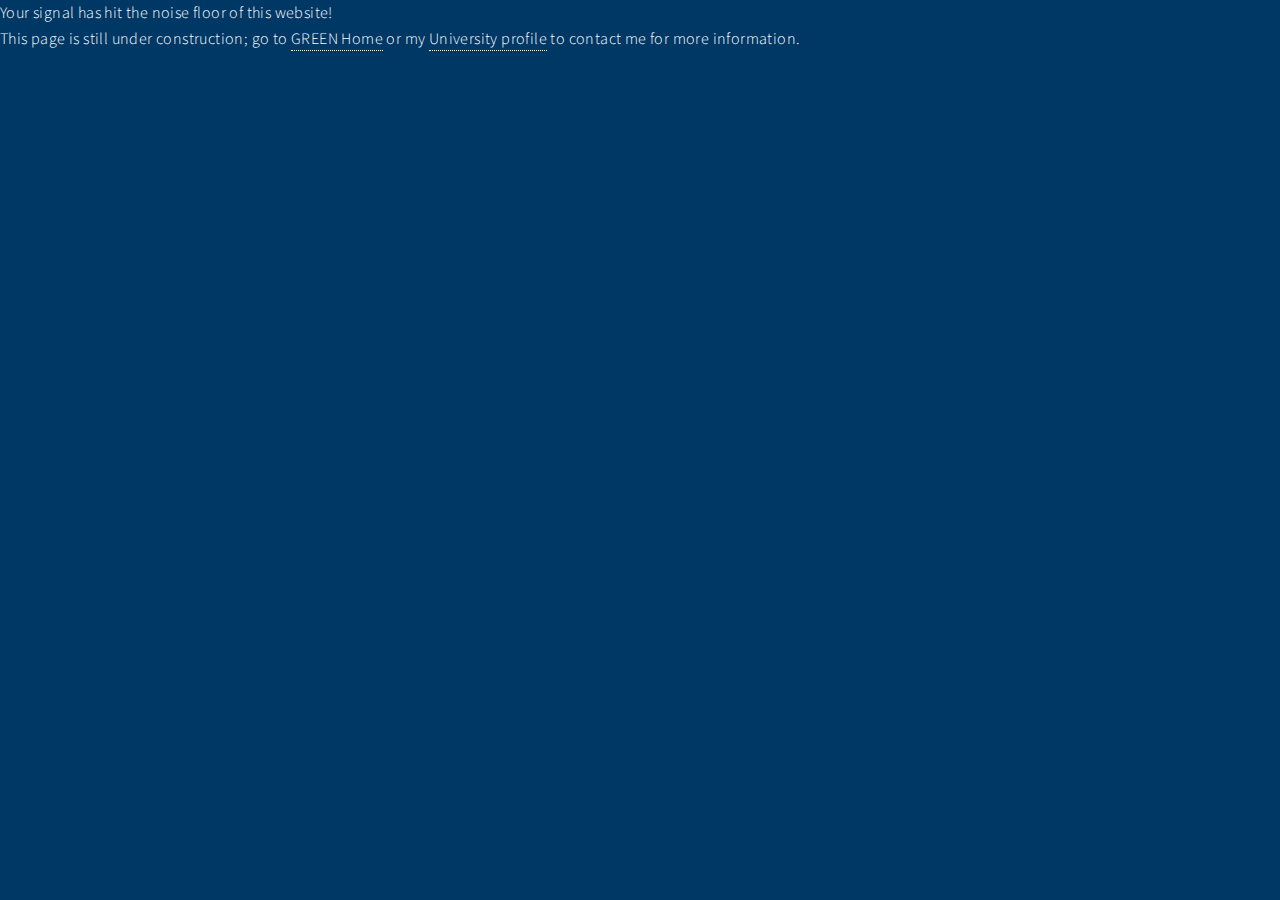
<file: Publications.html>
<!DOCTYPE HTML>
<!--
	Forty by HTML5 UP
	html5up.net | @ajlkn
	Free for personal and commercial use under the CCA 3.0 license (html5up.net/license)
-->
<html>
	<head>
		<title>GREEN edge!</title>
		<meta charset="utf-8" />
		<meta name="viewport" content="width=device-width, initial-scale=1, user-scalable=no" />
		<link rel="stylesheet" href="assets/css/main.css" />
		<noscript><link rel="stylesheet" href="assets/css/noscript.css" /></noscript>
	</head>
	<body class="is-preload">
        Your signal has hit the noise floor of this website!
        <br>
        This page is still under construction; go to <a href="index.html">GREEN Home</a> or my <a href="https://www.gla.ac.uk/schools/engineering/staff/mahmoudwagih/">University profile</a> to contact me for more information.

	</body>
</html>
</file>
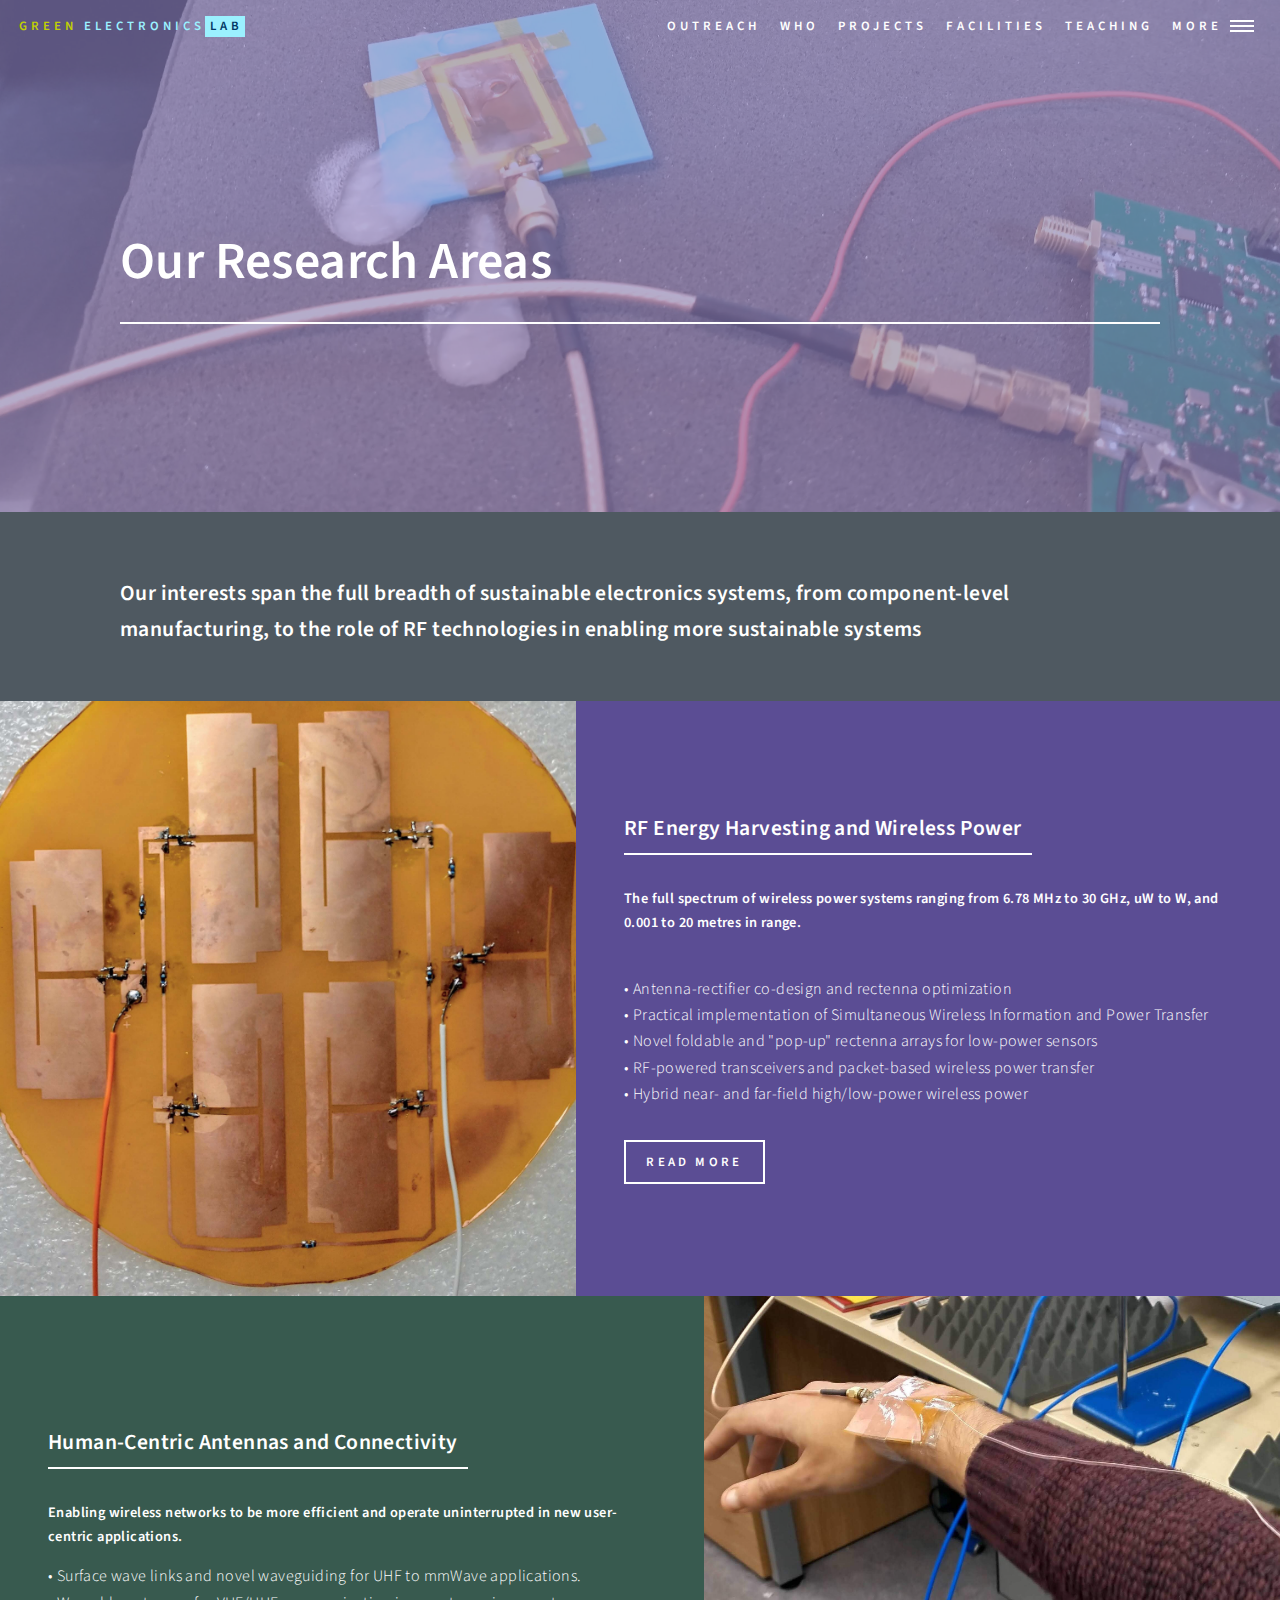
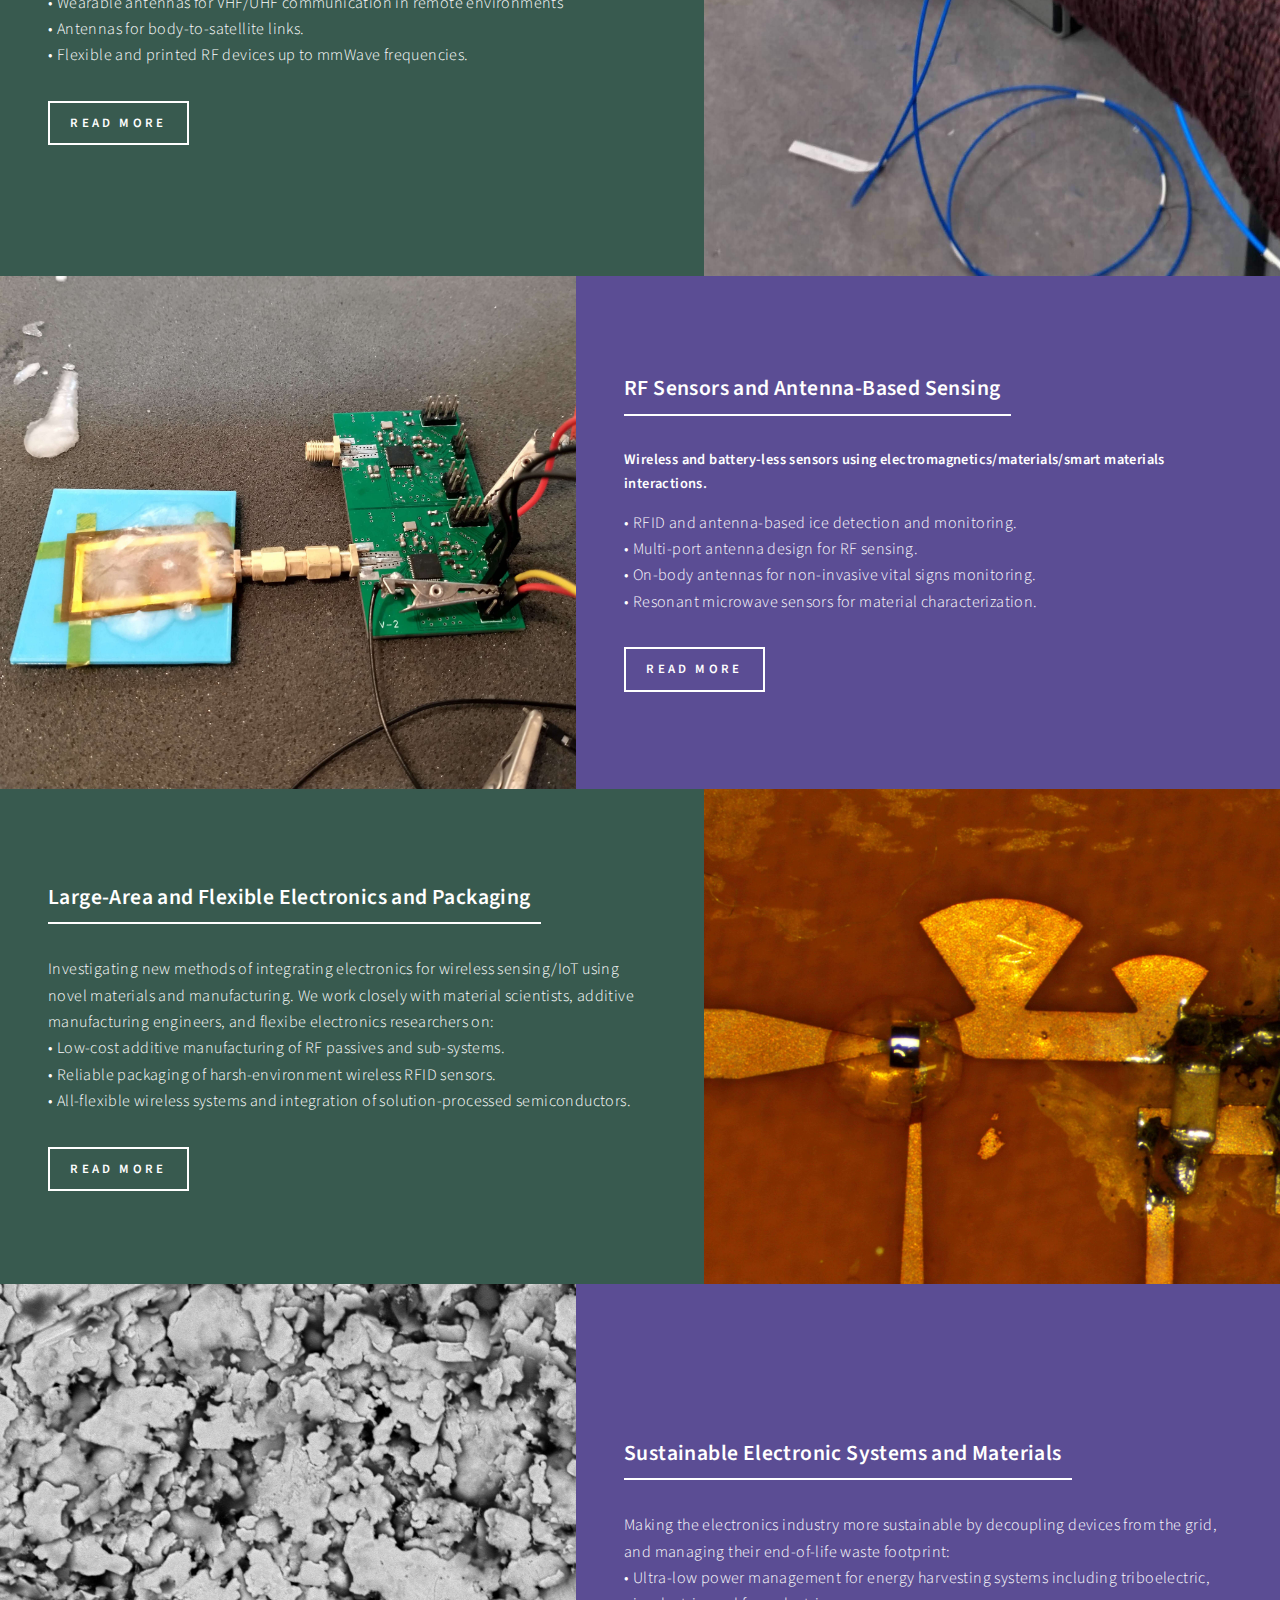
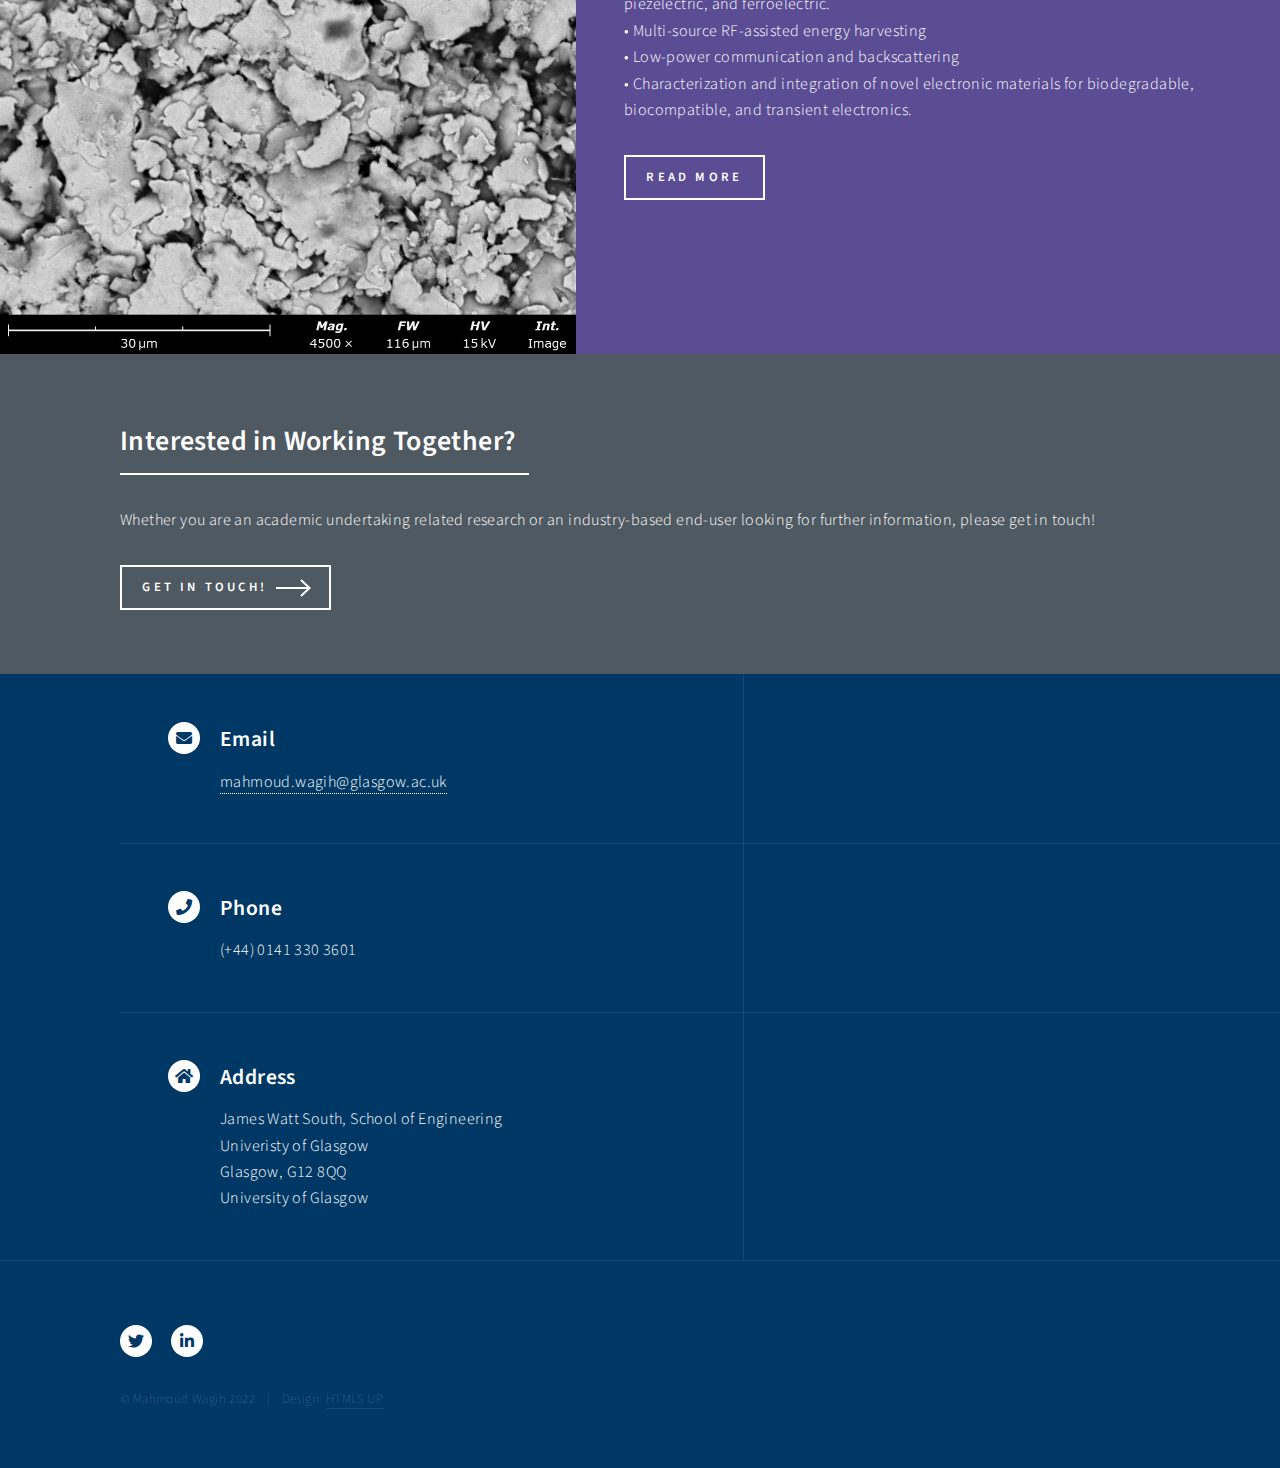
<file: researchareas.html>
<!DOCTYPE HTML>
<!--
	Forty by HTML5 UP
	html5up.net | @ajlkn
	Free for personal and commercial use under the CCA 3.0 license (html5up.net/license)
-->
<html>
<head>
		<title>GREEN RF Lab@UofG</title>
		<meta charset="utf-8" />
		<meta name="viewport" content="width=device-width, initial-scale=1, user-scalable=no" />
		<link rel="stylesheet" href="assets/css/main.css" />
		<noscript><link rel="stylesheet" href="assets/css/noscript.css" /></noscript>
	</head>
	<body class="is-preload">

		<!-- Wrapper -->
			<div id="wrapper">

				<!-- Header -->
					<header id="header" class="alt">
						<a href="index.html" class="logo"><span style="color:#c1d102">GREEN</span> Electronics<strong><span>Lab</span></strong>      </a>

                        <nav>
                                                                    
                            <a href="outreach.html">Outreach</h6></a>
                        
                            <a href="who.html">Who</h6></a>

							<a href="projects.html">Projects</h6></a>

							<a href="facilities.html">Facilities</h6></a>							

                            <a href="teaching.html">Teaching</a>

							<a href="#menu">More</a>
						</nav>
					</header>

				<!-- Menu -->
					<nav id="menu">
						<ul class="links">
							<li><a href="ResearchAreas.html">Research areas</a></li>
							<li><a href="http://eprints.gla.ac.uk/view/author/67094.html"  target="_blank" rel="noopener noreferrer">Publications (External Link to Glasgow's Repository)</a></li>
							<li><a href="projects.html"  target="_blank" rel="noopener noreferrer">Our active projects</a></li>
							<li><a href="https://www.youtube.com/channel/UCK_WpI3Rd3BcKzC2haN_x8A"  target="_blank" rel="noopener noreferrer">Videos and presentations (External Link to YouTube</a></li>
                            <li><a href="Facilities.html">Facilities and Expertise</a></li>
                            <li><a href="https://www.rxwatt.com/">Commercialization and Spin-Outs (External Link to RX Watt Limited)</a></li>						
                            <li><a href="Teaching.html">Teaching and Education</a></li>							
                            <li><a href="Who.html">The Team</a></li>
                        	<!-- <li><a href="WhyPGR.html">Why join?</a></li> -->

						</ul>
						<ul class="actions stacked">
							<!--<li><a href="#" class="button primary fit">Please note, this page is still under development; get in touch if you can't find something</a></li> -->
						</ul>
					</nav>


				<!-- Banner -->
				<!-- Note: The "styleN" class below should match that of the header element. -->
					<section id="banner" class="style2">
						<div class="inner">
							<span class="image">
								<img src="images/RFSense_H.jpg" alt="" />
							</span>
							<header class="major">
								<h1>Our Research Areas</h1>
							</header>

						</div>
					</section>

				<!-- Main -->
					<div id="main">

						<!-- One -->
							<section id="one">
								<div class="inner">
					
								<h3>Our interests span the full breadth of sustainable electronics systems, from component-level manufacturing, to the role of RF technologies in enabling more sustainable systems</h3>								</div>
							</section>

						<!-- Two -->
							<section id="two" class="spotlights">
								<section>
									<a href="https://ieeexplore.ieee.org/document/9849101"  class="image">
										<img src="images/RFEH_surface.jpg" alt="" data-position="center center" />
									</a>
									<div class="content">
										<div class="inner">
											<header class="major">
												<h3>RF Energy Harvesting and Wireless Power</h3>
											</header>
											<p><h5>The full spectrum of wireless power systems ranging from 6.78 MHz to 30 GHz, uW to W, and 0.001 to 20 metres in range.</h5> <br>
                                                • Antenna-rectifier co-design and rectenna optimization <br>
                                                • Practical implementation of Simultaneous Wireless Information and Power Transfer <br>
                                                • Novel foldable and "pop-up" rectenna arrays for low-power sensors <br>
                                                • RF-powered transceivers and packet-based wireless power transfer <br>
                                                • Hybrid near- and far-field high/low-power wireless power <br>


                                            </p>
											<ul class="actions">
												<li><a href="https://ieeexplore.ieee.org/document/9492275/"  target="_blank" rel="noopener noreferrer" class="button">Read more</a></li>
											</ul>
										</div>
									</div>
								</section>
								<section>
									<a  class="image">
										<img src="images/Body_SWTL.jpg" alt="" data-position="top center" />
									</a>
									<div class="content">
										<div class="inner">
											<header class="major">
												<h3>Human-Centric Antennas and Connectivity</h3>
											</header>
											<p><h5>Enabling wireless networks to be more efficient and operate uninterrupted in new user-centric applications. </h5> 
                                                • Surface wave links and novel waveguiding for UHF to mmWave applications. <br>
                                                • Wearable antennas for VHF/UHF communication in remote environments <br>
                                                • Antennas for body-to-satellite links. <br>
                                                • Flexible and printed RF devices up to mmWave frequencies. <br>
                                            </p>
											<ul class="actions">
												<li><a href="https://ieeexplore.ieee.org/document/9656565"  target="_blank" rel="noopener noreferrer" class="button">Read more</a></li>
											</ul>
										</div>
									</div>
								</section>

								<section>
									<a  class="image">
										<img src="images/ICE_Loop.jpg" alt="" data-position="top center" />
									</a>
									<div class="content">
										<div class="inner">
											<header class="major">
												<h3>RF Sensors and Antenna-Based Sensing</h3>
											</header>
											<p><h5>Wireless and battery-less sensors using electromagnetics/materials/smart materials interactions. </h5> 
                                                • RFID and antenna-based ice detection and monitoring. <br>
                                                • Multi-port antenna design for RF sensing. <br>
                                                • On-body antennas for non-invasive vital signs monitoring. <br>
                                                • Resonant microwave sensors for material characterization. <br>
                                            </p>
											<ul class="actions">
												<li><a href="https://ieeexplore.ieee.org/document/9795916"  target="_blank" rel="noopener noreferrer" class="button">Read more</a></li>
											</ul>
										</div>
									</div>
								</section>

								<section>
									<a  class="image">
										<img src="images/MA4E_encaps.jpg" alt="" data-position="25% 25%" />
									</a>
									<div class="content">
										<div class="inner">
											<header class="major">
												<h3>Large-Area and Flexible Electronics and Packaging</h3>
											</header>
											<p>Investigating new methods of integrating electronics for wireless sensing/IoT using novel materials and manufacturing. We work closely with material scientists, additive manufacturing engineers, and flexibe electronics researchers on:  <br>
                                                • Low-cost additive manufacturing of RF passives and sub-systems. <br>
                                                • Reliable packaging of harsh-environment wireless RFID sensors. <br>
                                                • All-flexible wireless systems and integration of solution-processed semiconductors. <br>
                                            </p>
											<ul class="actions">
												<li><a href="https://ieeexplore.ieee.org/document/9631272"  target="_blank" rel="noopener noreferrer" class="button">Read more</a></li>
											</ul>
										</div>
									</div>
								</section>
								<section>
									<a href="#" class="image">
										<img src="images/SEM_Ag.jpeg" alt="" data-position="25% 25%" />

									</a>
									<div class="content">
										<div class="inner">
											<header class="major">
												<h3>Sustainable Electronic Systems and Materials</h3>
											</header>
											<p>Making the electronics industry more sustainable by decoupling devices from the grid, and managing their end-of-life waste footprint:  <br>
                                                • Ultra-low power management for energy harvesting systems including triboelectric, piezelectric, and ferroelectric. <br>
                                                • Multi-source RF-assisted energy harvesting <br>
                                                • Low-power communication and backscattering <br>
                                                • Characterization and integration of novel electronic materials for biodegradable, biocompatible, and transient electronics. <br>
                                            </p>
											<ul class="actions">
												<li><a href="https://ieeexplore.ieee.org/document/9631272"  target="_blank" rel="noopener noreferrer" class="button">Read more</a></li>
											</ul>
										</div>
									</div>
								</section>
							</section>

						<!-- Three -->
							<section id="three">
								<div class="inner">
									<header class="major">
										<h2>Interested in Working Together?</h2>
									</header>
									<p>Whether you are an academic undertaking related research or an industry-based end-user looking for further information, please get in touch!</p>
									<ul class="actions">
										<li><a href="mailto:mahmoud.wagih@glasgow.ac.uk" class="button next">Get in touch!</a></li>
									</ul>
								</div>
							</section>

					</div>

				<!-- Contact -->
					<section id="contact">
						<div class="inner">
							<section class="split">
								<section>
									<div class="contact-method">
										<span class="icon solid alt fa-envelope"></span>
										<h3>Email</h3>
										<a href="#">mahmoud.wagih@glasgow.ac.uk</a>
									</div>
								</section>
								<section>
									<div class="contact-method">
										<span class="icon solid alt fa-phone"></span>
										<h3>Phone</h3>
										<span>(+44) 0141 330 3601</span>
									</div>
								</section> 
								<section>
									<div class="contact-method">
										<span class="icon solid alt fa-home"></span>
										<h3>Address</h3>
										<span>James Watt South, School of Engineering<br />
                                            Univeristy of Glasgow <br/>
										Glasgow, G12 8QQ<br />
										University of Glasgow</span>
									</div>
								</section>
							</section>
						</div>
					</section>

				<!-- Footer -->
					<footer id="footer">
						<div class="inner">
							<ul class="icons">
								<li><a href="https://twitter.com/Mah_ashraf" class="icon brands alt fa-twitter"><span class="label">Twitter</span></a></li>
								<!--<li><a href="#" class="icon brands alt fa-github"><span class="label">GitHub</span></a></li> -->
								<li><a href="https://www.linkedin.com/in/mahmoud-wagih/" class="icon brands alt fa-linkedin-in"><span class="label">LinkedIn</span></a></li>
							</ul>
							<ul class="copyright">
								<li>&copy; Mahmoud Wagih 2022 </li><li>Design: <a href="https://html5up.net">HTML5 UP</a></li>
							</ul>
						</div>
					</footer>

			</div>

		<!-- Scripts -->
			<script src="assets/js/jquery.min.js"></script>
			<script src="assets/js/jquery.scrolly.min.js"></script>
			<script src="assets/js/jquery.scrollex.min.js"></script>
			<script src="assets/js/browser.min.js"></script>
			<script src="assets/js/breakpoints.min.js"></script>
			<script src="assets/js/util.js"></script>
			<script src="assets/js/main.js"></script>

	</body>
</html>
</file>
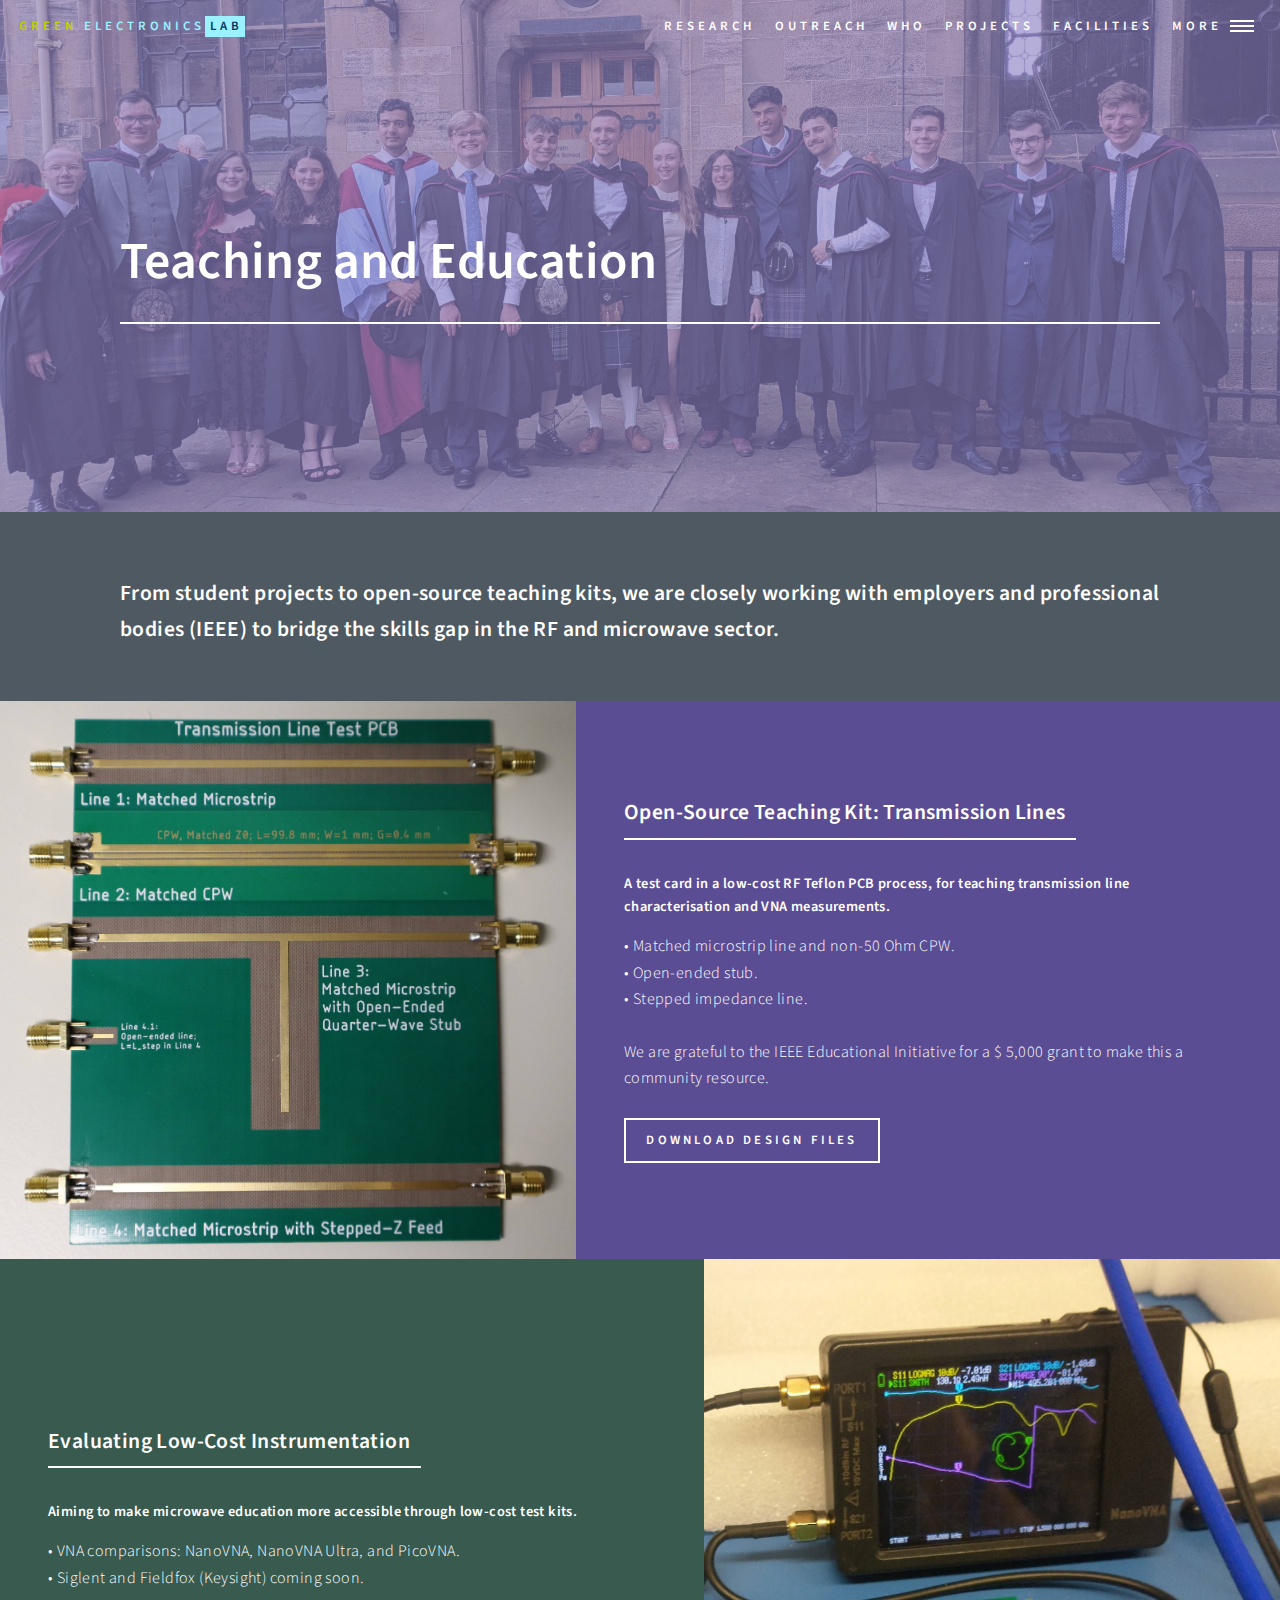
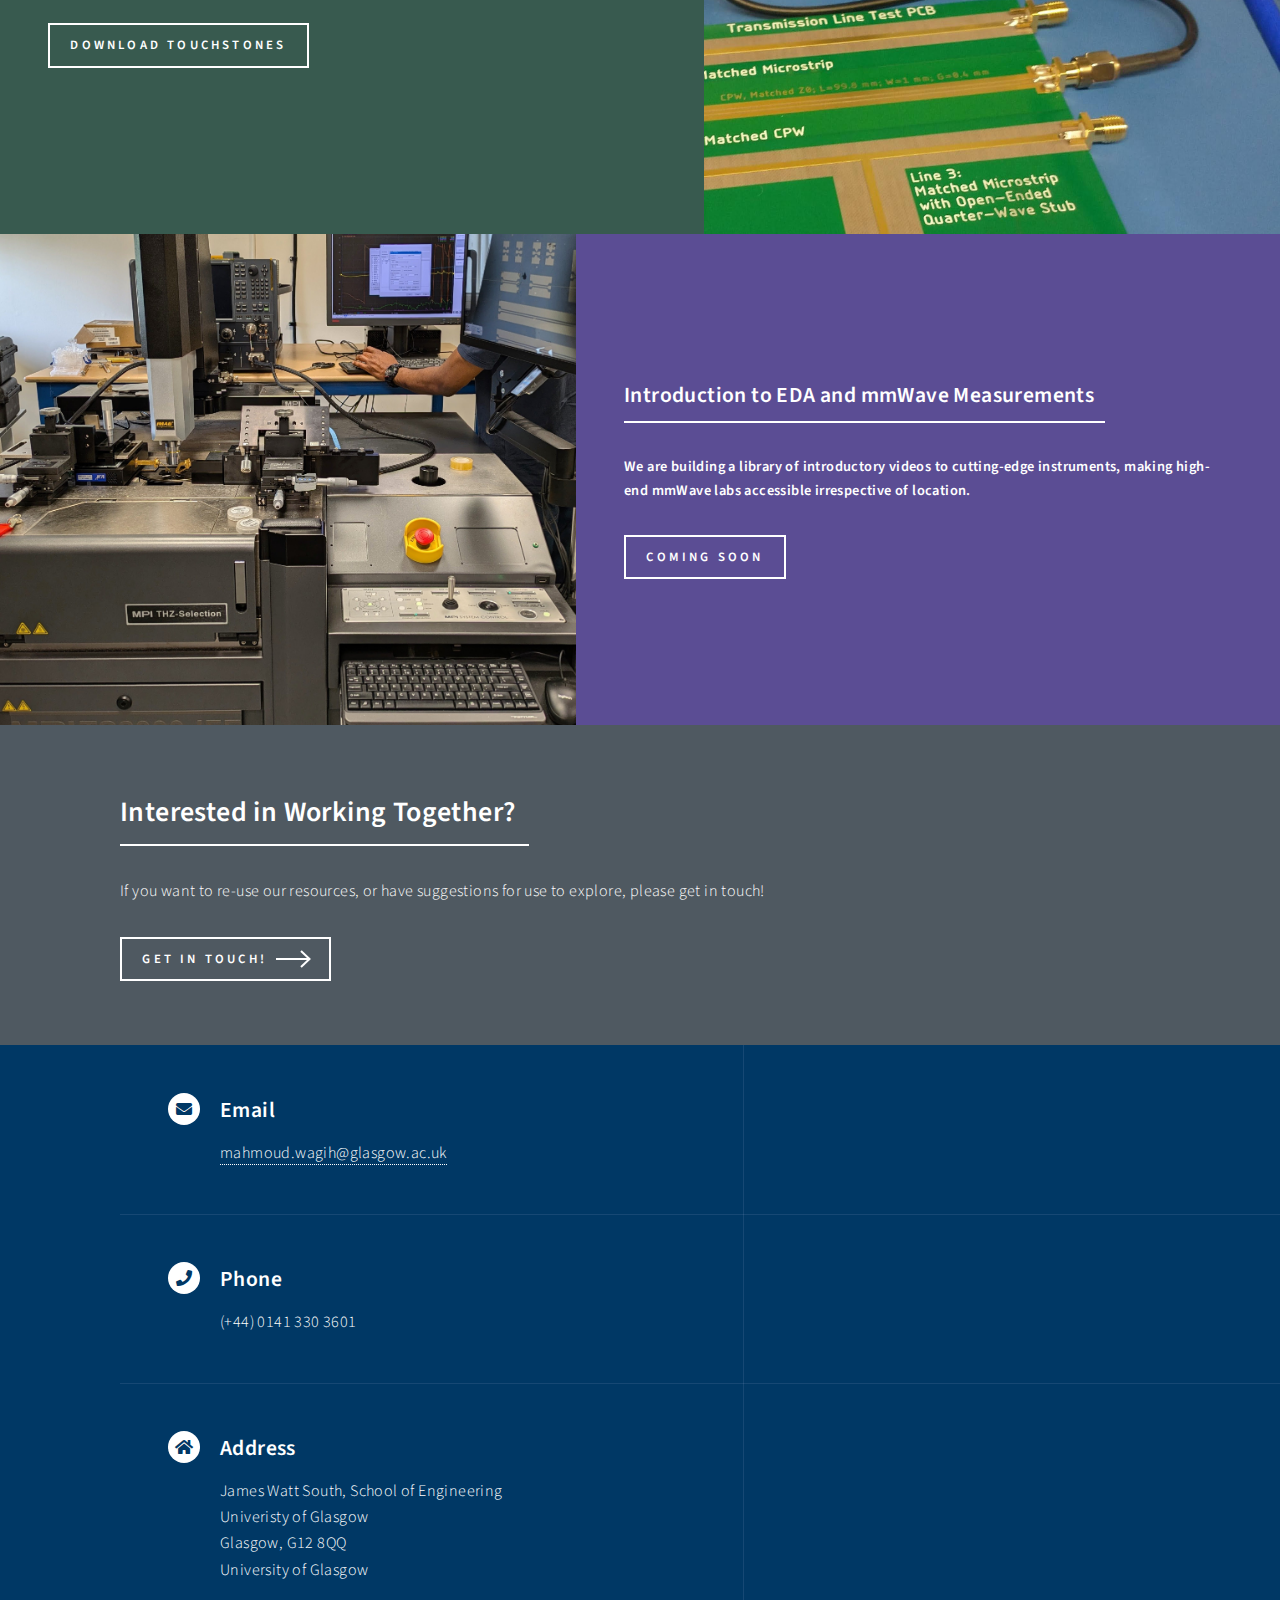
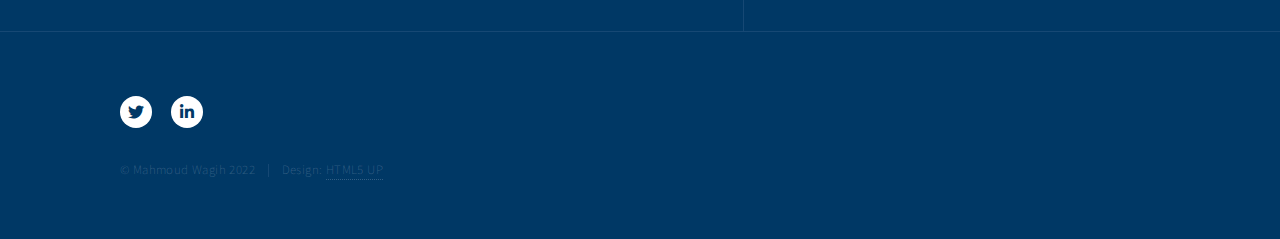
<file: teaching.html>
<!DOCTYPE HTML>
<!--
	Forty by HTML5 UP
	html5up.net | @ajlkn
	Free for personal and commercial use under the CCA 3.0 license (html5up.net/license)
-->
<html>
<head>
		<title>GREEN RF Lab, Glasgow, Teaching and Education</title>
		<meta charset="utf-8" />
		<meta name="viewport" content="width=device-width, initial-scale=1, user-scalable=no" />
		<link rel="stylesheet" href="assets/css/main.css" />
		<noscript><link rel="stylesheet" href="assets/css/noscript.css" /></noscript>
	</head>
	<body class="is-preload">

		<!-- Wrapper -->
			<div id="wrapper">

				<!-- Header -->
					<header id="header" class="alt">
						<a href="index.html" class="logo"><span style="color:#c1d102">GREEN</span> Electronics<strong><span>Lab</span></strong>      </a>

                        <nav>
                            
                           
                            <a href="researchareas.html">Research</a>
                                        
                            <a href="outreach.html">Outreach</h6></a>
                        
                            <a href="who.html">Who</h6></a>

							<a href="projects.html">Projects</h6></a>

							<a href="facilities.html">Facilities</h6></a>

							<a href="#menu">More</a>
						</nav>
					</header>

				<!-- Menu -->
					<nav id="menu">
						<ul class="links">
							<li><a href="ResearchAreas.html">Research areas</a></li>
							<li><a href="http://eprints.gla.ac.uk/view/author/67094.html"  target="_blank" rel="noopener noreferrer">Publications(UofG Repo)</a></li>
							<li><a href="projects.html"  target="_blank" rel="noopener noreferrer">Our active projects</a></li>
							<li><a href="https://www.youtube.com/channel/UCK_WpI3Rd3BcKzC2haN_x8A"  target="_blank" rel="noopener noreferrer">Videos(YouTube)</a></li>
                            <li><a href="Facilities.html">Facilities and Expertise</a></li>
                            <li><a href="https://www.rxwatt.com/">RX Watt Ltd.</a></li>						
                            <li><a href="Teaching.html">Teaching and Education</a></li>							
                            <li><a href="Who.html">The Team</a></li>
                        	<!-- <li><a href="WhyPGR.html">Why join?</a></li> -->

						</ul>
						<ul class="actions stacked">
							<!--<li><a href="#" class="button primary fit">Please note, this page is still under development; get in touch if you can't find something</a></li> -->
						</ul>
					</nav>


				<!-- Banner -->
				<!-- Note: The "styleN" class below should match that of the header element. -->
					<section id="banner" class="style2">
						<div class="inner">
							<span class="image">
								<img src="images/teaching_cover.jpg" alt="" />
							</span>
							<header class="major">
								<h1>Teaching and Education</h1>
							</header>

						</div>
					</section>

				<!-- Main -->
					<div id="main">

						<!-- One -->
							<section id="one">
								<div class="inner">
					
								<h3>From student projects to open-source teaching kits, we are closely working with employers and professional bodies (IEEE) to bridge the skills gap in the RF and microwave sector.</h3>								</div>
							</section>

						<!-- Two -->
							<section id="two" class="spotlights">
								<section>
									<a href="https://ieeexplore.ieee.org/document/9849101"  class="image">
										<img src="images/lines_pcb.jpg" alt="" data-position="center center" />
									</a>
									<div class="content">
										<div class="inner">
											<header class="major">
												<h3>Open-Source Teaching Kit: Transmission Lines</h3>
											</header>
											<p><h5>A test card in a low-cost RF Teflon PCB process, for teaching transmission line characterisation and VNA measurements.</h5>
                                                • Matched microstrip line and non-50 Ohm CPW.<br>
                                                • Open-ended stub. <br>
                                                • Stepped impedance line. <br>
											<br>
											We are grateful to the IEEE Educational Initiative for a &#36 5,000 grant to make this a community resource.
											<br> <br>
											<ul class="actions">
												<li><a href="Downloads/Teaching_RF_Transmission_Lines_PCB_MWagih.zip"  rel="noopener noreferrer" class="button">Download Design Files</a></li>
											</ul>
										</div>
									</div>
								</section>
								<section>
									<a  class="image">
										<img src="images/nanovna.jpg" alt="" data-position="top center" />
									</a>
									<div class="content">
										<div class="inner">
											<header class="major">
												<h3>Evaluating Low-Cost Instrumentation</h3>
											</header>
											<p><h5>Aiming to make microwave education more accessible through low-cost test kits. </h5> 
                                                • VNA comparisons: NanoVNA, NanoVNA Ultra, and PicoVNA. <br>
                                                • Siglent and Fieldfox (Keysight) coming soon. <br>
                                            </p>
											<ul class="actions">
												<li><a href="Downloads/Teaching_RF_Transmission_Lines_PCB_MWagih.zip"  target="_blank" rel="noopener noreferrer" class="button">Download Touchstones</a></li>
											</ul>
										</div>
									</div>
								</section>

								<section>
									<a  class="image">
										<img src="images/thzprobe.jpg" alt="" data-position="top center" />
									</a>
									<div class="content">
										<div class="inner">
											<header class="major">
												<h3>Introduction to EDA and mmWave Measurements</h3>
											</header>
											<p><h5>We are building a library of introductory videos to cutting-edge instruments, making high-end mmWave labs accessible irrespective of location. </h5> 

                                            </p>
											<ul class="actions">
												<li><a href="#" rel="noopener noreferrer" class="button">Coming Soon</a></li>
											</ul>
										</div>
									</div>
								</section>

							</section>

						<!-- Three -->
							<section id="three">
								<div class="inner">
									<header class="major">
										<h2>Interested in Working Together?</h2>
									</header>
									<p>If you want to re-use our resources, or have suggestions for use to explore, please get in touch!</p>
									<ul class="actions">
										<li><a href="mailto:mahmoud.wagih@glasgow.ac.uk" class="button next">Get in touch!</a></li>
									</ul>
								</div>
							</section>

					</div>

				<!-- Contact -->
					<section id="contact">
						<div class="inner">
							<section class="split">
								<section>
									<div class="contact-method">
										<span class="icon solid alt fa-envelope"></span>
										<h3>Email</h3>
										<a href="#">mahmoud.wagih@glasgow.ac.uk</a>
									</div>
								</section>
								<section>
									<div class="contact-method">
										<span class="icon solid alt fa-phone"></span>
										<h3>Phone</h3>
										<span>(+44) 0141 330 3601</span>
									</div>
								</section> 
								<section>
									<div class="contact-method">
										<span class="icon solid alt fa-home"></span>
										<h3>Address</h3>
										<span>James Watt South, School of Engineering<br />
                                            Univeristy of Glasgow <br/>
										Glasgow, G12 8QQ<br />
										University of Glasgow</span>
									</div>
								</section>
							</section>
						</div>
					</section>

				<!-- Footer -->
					<footer id="footer">
						<div class="inner">
							<ul class="icons">
								<li><a href="https://twitter.com/Mah_ashraf" class="icon brands alt fa-twitter"><span class="label">Twitter</span></a></li>
								<!--<li><a href="#" class="icon brands alt fa-github"><span class="label">GitHub</span></a></li> -->
								<li><a href="https://www.linkedin.com/in/mahmoud-wagih/" class="icon brands alt fa-linkedin-in"><span class="label">LinkedIn</span></a></li>
							</ul>
							<ul class="copyright">
								<li>&copy; Mahmoud Wagih 2022 </li><li>Design: <a href="https://html5up.net">HTML5 UP</a></li>
							</ul>
						</div>
					</footer>

			</div>

		<!-- Scripts -->
			<script src="assets/js/jquery.min.js"></script>
			<script src="assets/js/jquery.scrolly.min.js"></script>
			<script src="assets/js/jquery.scrollex.min.js"></script>
			<script src="assets/js/browser.min.js"></script>
			<script src="assets/js/breakpoints.min.js"></script>
			<script src="assets/js/util.js"></script>
			<script src="assets/js/main.js"></script>

	</body>
</html>
</file>
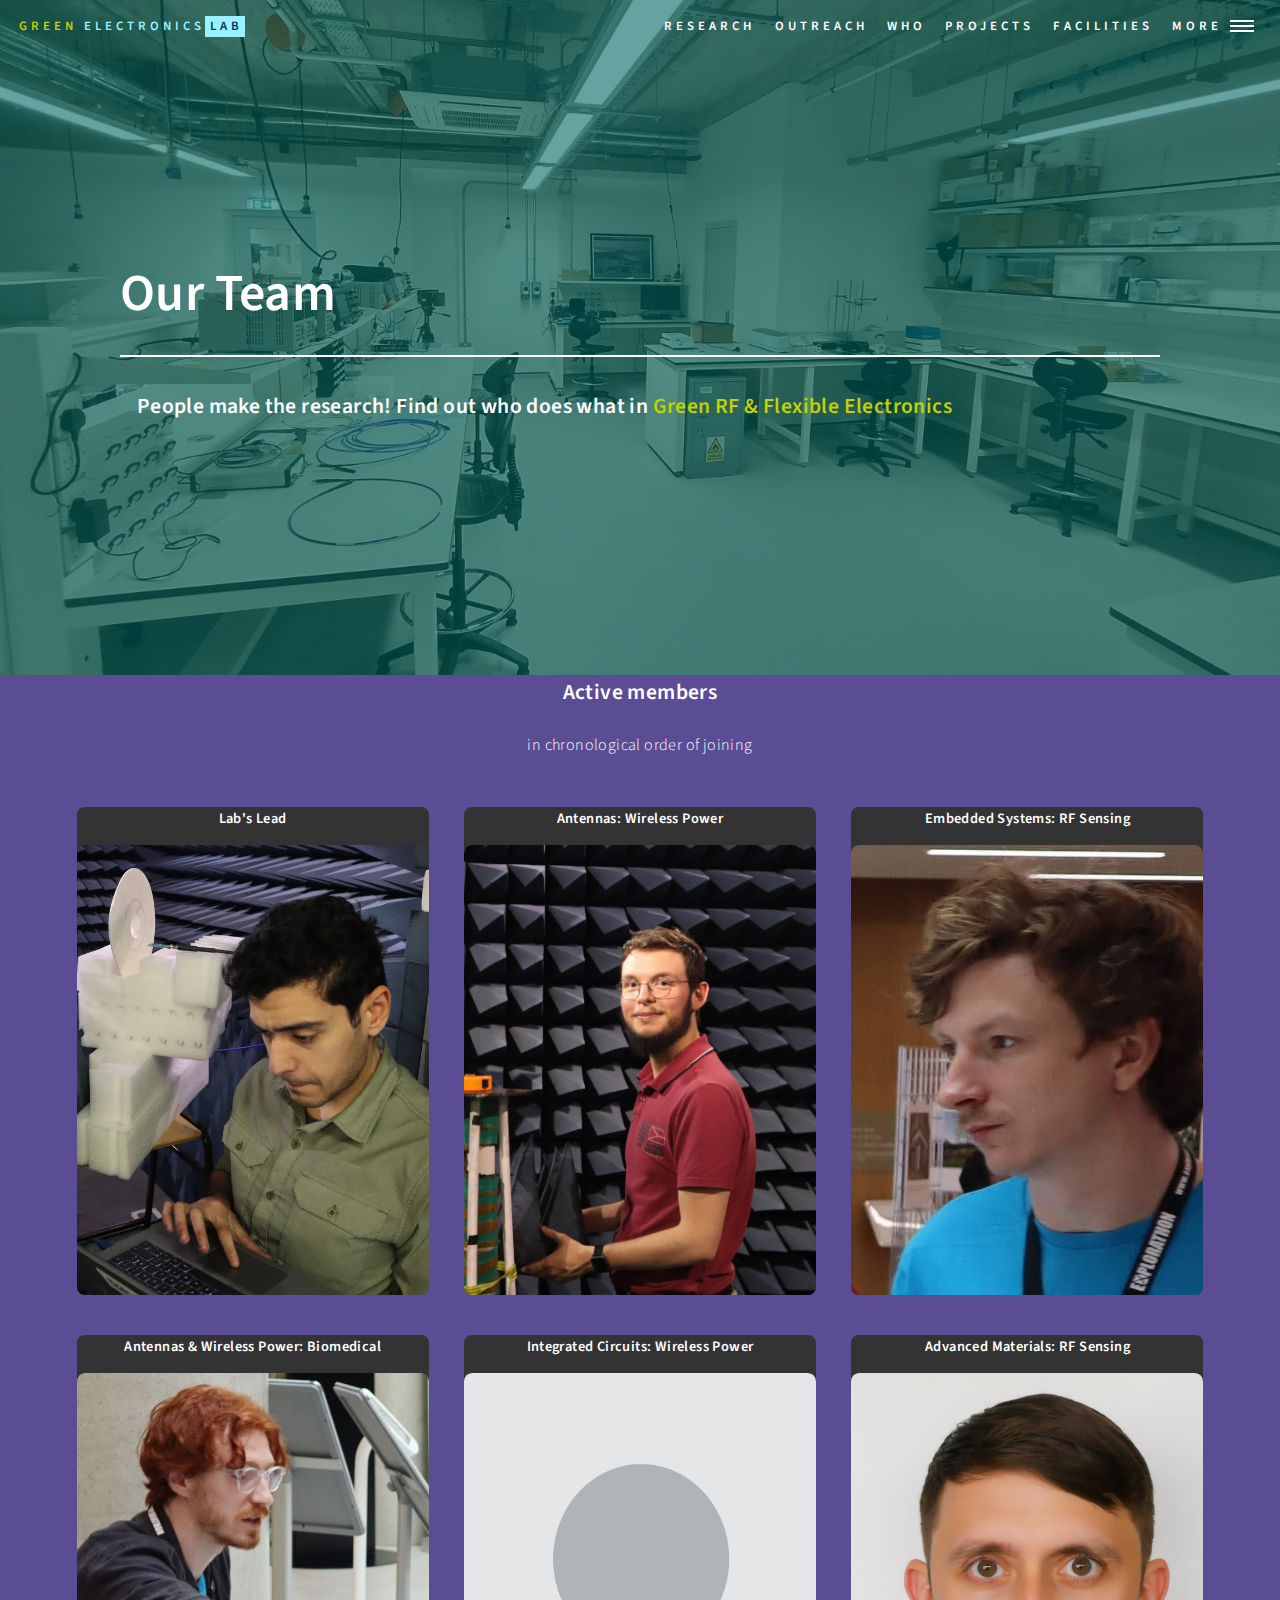
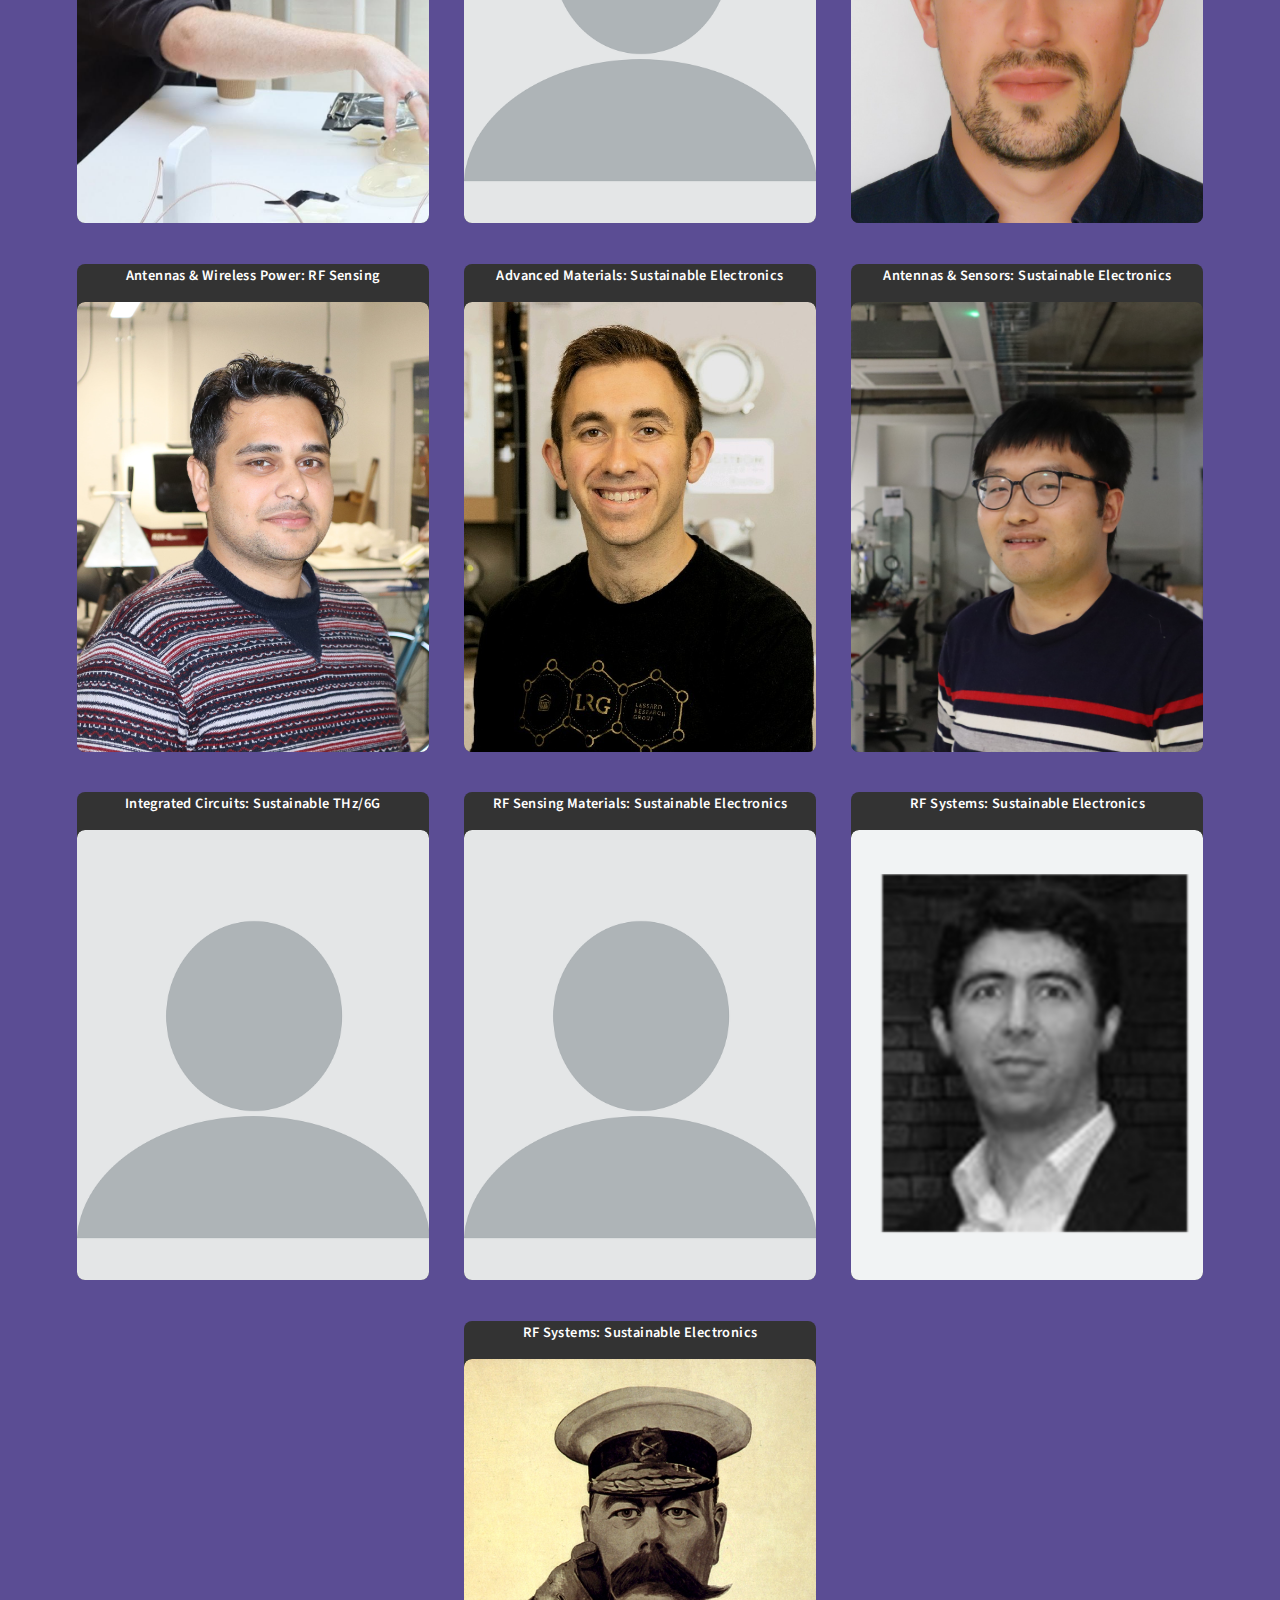
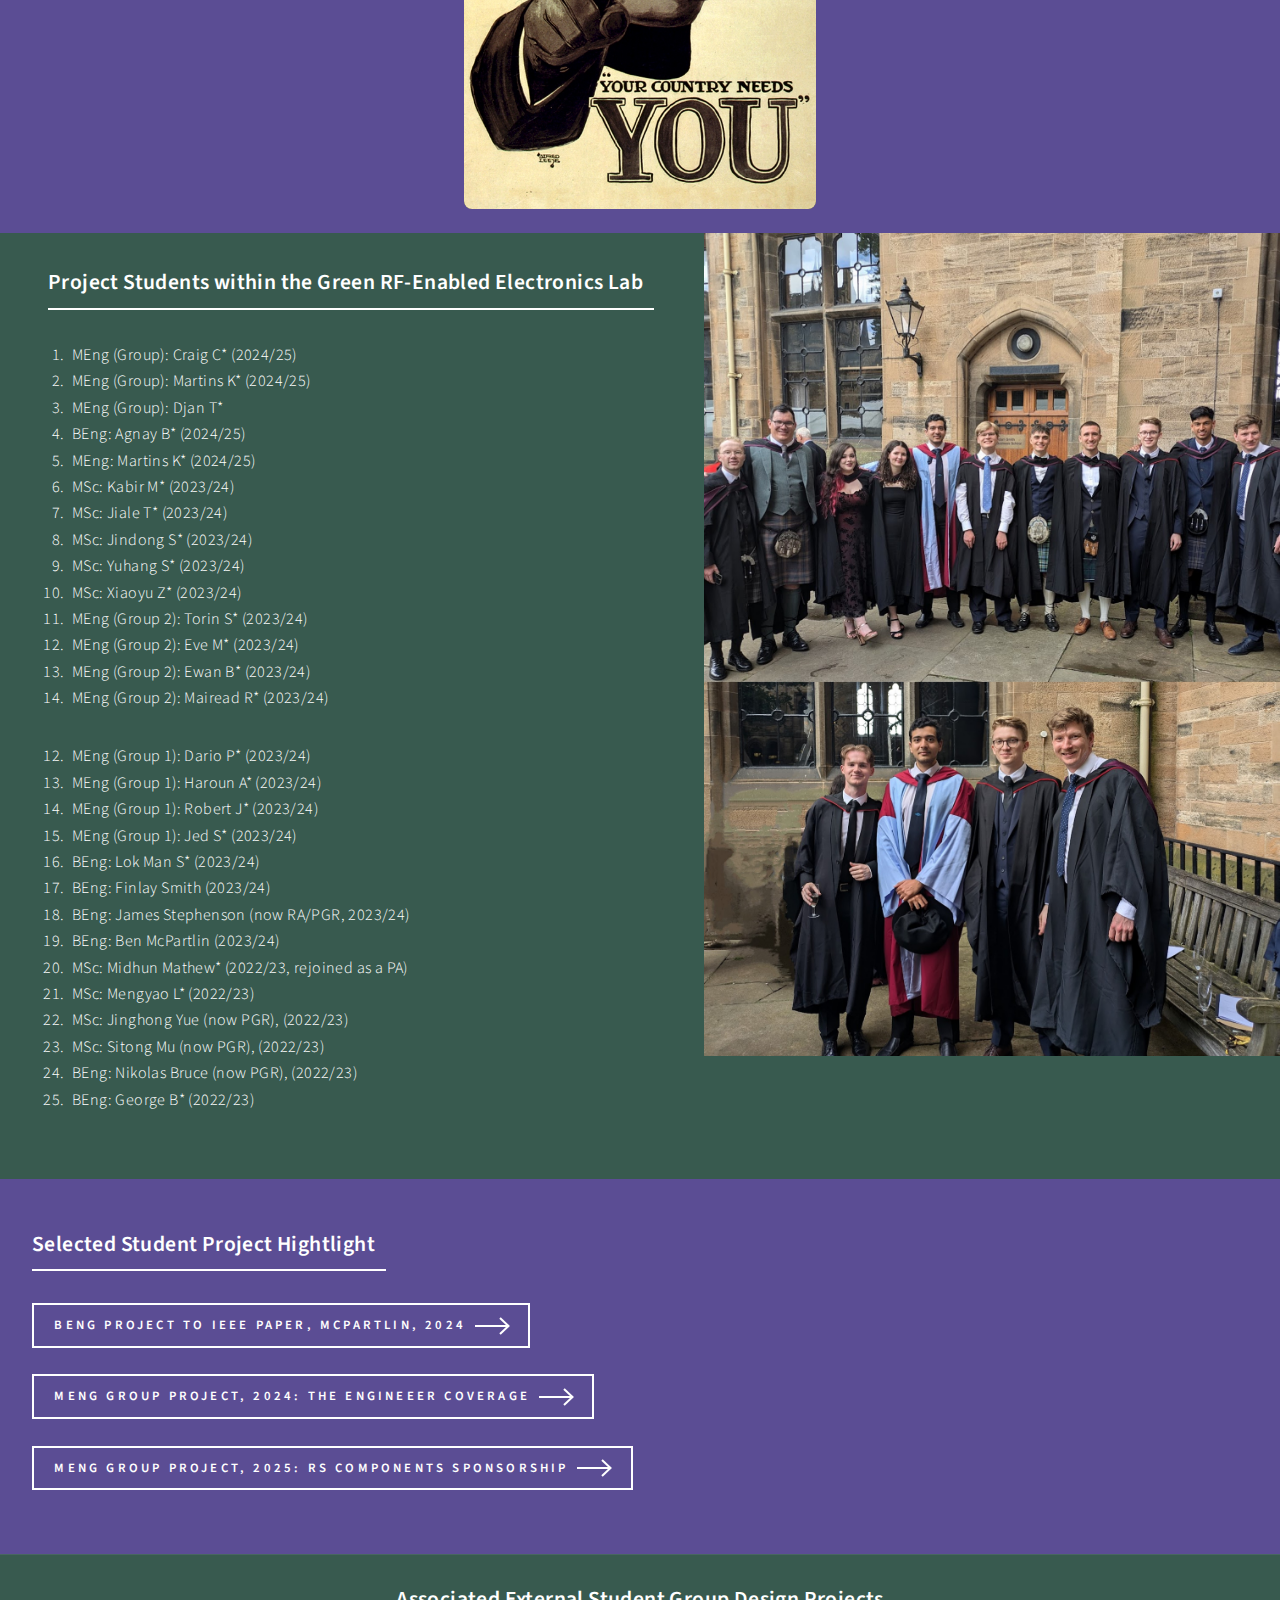
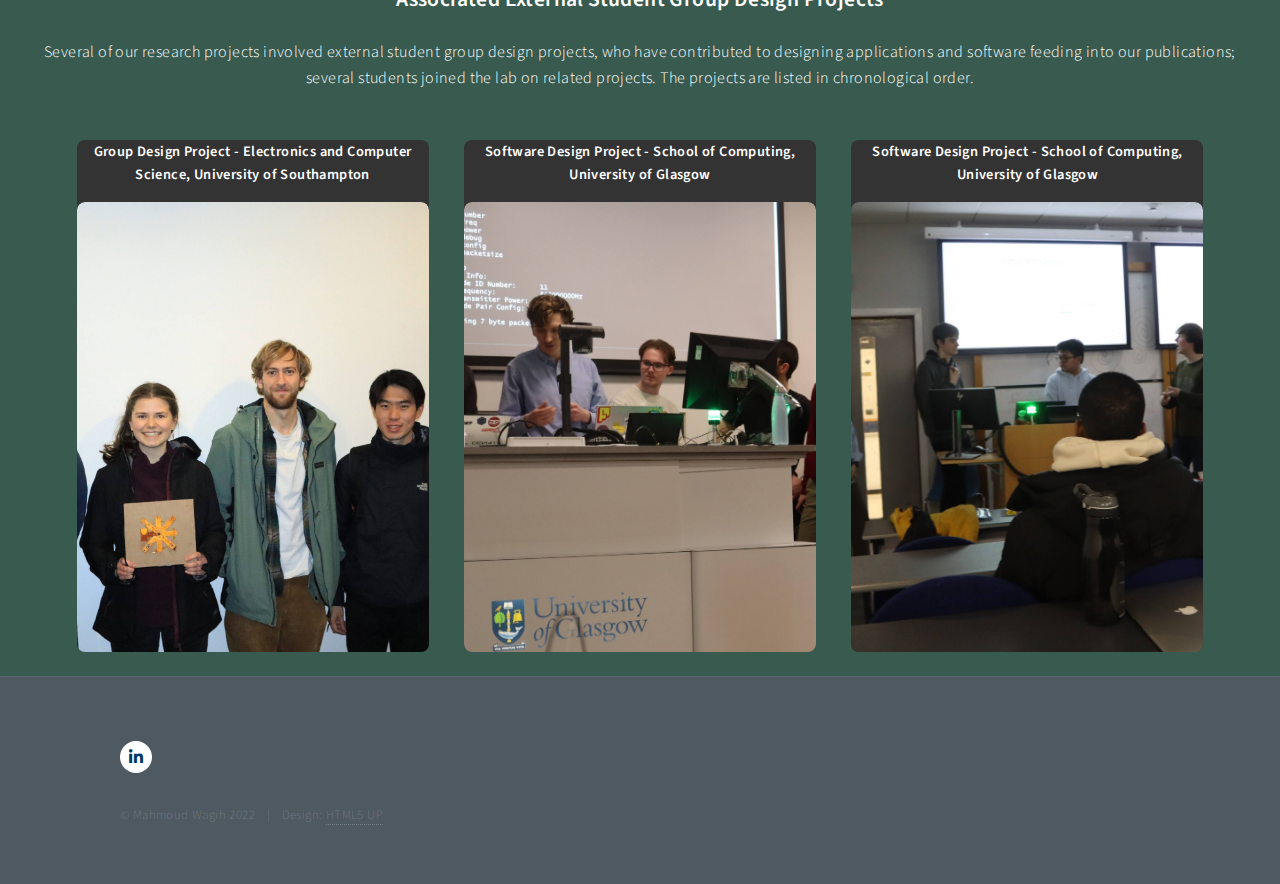
<file: who.html>
<!DOCTYPE HTML>
<html>
	<head>
		<title>Green RF-Enabled and Flexible Electronics Team @ University of Glasgow</title>
		<meta charset="utf-8" />
		<meta name="viewport" content="width=device-width, initial-scale=1, user-scalable=no" />
		<link rel="stylesheet" href="assets/css/main.css" />
		<noscript><link rel="stylesheet" href="assets/css/noscript.css" /></noscript>
	</head>
	<body class="is-preload">

		<!-- Wrapper -->
			<div id="wrapper">

				<!-- Header -->
					<header id="header" class="alt">
						<a href="index.html" class="logo"><span style="color:#c1d102">GREEN</span> Electronics<strong><span>Lab</span></strong>      </a>

                        <nav>
                            
                            <a href="researchareas.html">Research</a>
                                        
                            <a href="outreach.html">Outreach</h6></a>
                        
                            <a href="who.html">Who</h6></a>

							<a href="projects.html">Projects</h6></a>

							<a href="facilities.html">Facilities</h6></a>

							<a href="#menu">More</a>
						</nav>
					</header>

				<!-- Menu -->
					<nav id="menu">
						<ul class="links">
							<li><a href="ResearchAreas.html">Research areas</a></li>
							<li><a href="http://eprints.gla.ac.uk/view/author/67094.html"  target="_blank" rel="noopener noreferrer">Publications (UofG Repo)</a></li>
							<li><a href="projects.html"  target="_blank" rel="noopener noreferrer">Our projects</a></li>
							<li><a href="https://www.youtube.com/channel/UCK_WpI3Rd3BcKzC2haN_x8A"  target="_blank" rel="noopener noreferrer">Videos/presentations (uTube)</a></li>
                            <li><a href="Facilities.html">Facilities &amp Expertise</a></li>
                            <li><a href="https://www.rxwatt.com/">RX Watt Ltd</a></li>						
                            <li><a href="Teaching.html">Teaching &amp Education</a></li>							
                            <li><a href="Who.html">The Team</a></li>
                        	<!-- <li><a href="WhyPGR.html">Why join?</a></li> -->

						</ul>
						<ul class="actions stacked">
							<!--<li><a href="#" class="button primary fit">Please note, this page is still under development; get in touch if you can't find something</a></li> -->
						</ul>
					</nav>


					<section id="banner2" class="major">
						<div class="inner">
							<header class="major">
                                <h1>Our Team</h1>
							</header>
							<div class="content">
                                <p><h3>People make the research! Find out who does what in <span style="color:#c1d102">Green RF &amp; Flexible Electronics</span></p> </h3>

                                
				                <!--<ul class="actions">
									<li><a href="#one" class="button next scrolly">Find out more</a></li>
								</ul> -->

						</div>
					</section>


				<!-- Main -->
			<div id="main" class="spotlights2">


						
							<section id="two">


								<!-- Team Members -->
								<section id="team">
									<h3>Active members</h3>
									<p>in chronological order of joining</p>
									  <a href="https://www.gla.ac.uk/schools/engineering/staff/mahmoudwagih/" target="_blank"><div class="team-member">
										<h5>Lab's Lead</h5>

										  <div class="profile-picture">
											<img src="images/mah.jpg" alt="Mahmoud Wagih" />
										  </div>
										  <div class="details-container">
											<h3>Dr Mahmoud Wagih</h3>
											<h4>Lead (PI)</h4>
											<p>Lead/co-lead on £1M/£8M research projects spanning the RF-enabled electronics spectrum.
											<br> <br>
											Knows something about every active research topic here; (might still) know everything about some topics.</p>
											<ul class="icons">
											  <!-- Add social media icons and links here -->
											  <li><a href="https://www.linkedin.com/in/mahmoud-wagih/" class="icon brands alt fa-linkedin-in"><span class="label">LinkedIn</span></a></li>
											  <!-- Add more social media icons as needed -->
											</ul>
										  </div>
										</div></a>
										
									  <div class="team-member">
										<h5>Antennas: Wireless Power</h5>
									  
										  <div class="profile-picture">
											<img src="images/andrzej.jpg" alt="Andrzej" />
										  </div>
										  <div class="details-container">
											<h3>Andrzej Dudek</h3>
											<h4>Visiting Postgraduate Researcher</h4>
											<p>EuMA Microwave Internship Awardee <br><br> Designed large 2.4 GHz metasurfaces, very small 300 GHz antennas, and tested metres-long transmission lines.</p>
											<ul class="icons">
											  <!-- Add social media icons and links here -->
											  <li><a href="https://www.linkedin.com/in/andrzej-dudek-4468ab1b2?miniProfileUrn=urn%3Ali%3Afs_miniProfile%3AACoAADGcNrYBqL5NlivdcMxbprF9HMurA92kiCA&lipi=urn%3Ali%3Apage%3Ad_flagship3_search_srp_all%3BmLEO7NsySVyCp%2FUBYQ2OzA%3D%3D" class="icon brands alt fa-linkedin-in"><span class="label">LinkedIn</span></a></li>
											  <!-- Add more social media icons as needed -->
											</ul>
										  </div>
									</div>										

									<div class="team-member">
										<h5>Embedded Systems: RF Sensing</h5>

										  <div class="profile-picture">
											<img src="images/james.jpg" alt="James" />
										  </div>
										  <div class="details-container">
											<h3>James Stephenson</h3>
											<h4>Research Project Assistant</h4>
											<p><a href="https://www.electronicsweekly.com/news/ew-brightsparks-2023-profile-james-stephenson-university-of-glasgow-2024-03/">IEEE Antennas and Propagation Research Scholarship Awardee. EW Brightsparks Awardee.</a> <br> "Re-joining" after a successful group project at UofG School of Computing <br><br> Written lots of embedded C, tested many antennas, and really likes Python.</p>
											<ul class="icons">
											  <!-- Add social media icons and links here -->
											  <li><a href="https://www.linkedin.com/in/james-stephenson-363a821a3" class="icon brands alt fa-linkedin-in"><span class="label">LinkedIn</span></a></li>
											  <!-- Add more social media icons as needed -->
											</ul>
										  </div>
									</div>	


									<div class="team-member">
										<h5>Antennas &amp Wireless Power: Biomedical</h5>

										  <div class="profile-picture">
											<img src="images/nikolas.jpg" alt="Team Member Name" />
										  </div>
										  <div class="details-container">
											<h3>Nikolas Bruce</h3>
											<h4>Postgraduate Researcher</h4>
											<p>"Re-joining" after a successful Biomedical BEng project, published in an IEEE paper, at JWSE. <br><br> Designed several antennas, formulated many implantable test phantoms, and now over to growing/preventing bacteria.</p>
											<ul class="icons">
											  <!-- Add social media icons and links here -->
											  <li><a href="https://www.linkedin.com/in/mahmoud-wagih/" class="icon brands alt fa-linkedin-in"><span class="label">LinkedIn</span></a></li>
											  <!-- Add more social media icons as needed -->
											</ul>
										  </div>
									</div>	

									<div class="team-member">
										<h5>Integrated Circuits: Wireless Power</h5>

										  <div class="profile-picture">
											<img src="images/profile.png" alt="Team Member Name" />
										  </div>
										  <div class="details-container">
											<h3>Sitong Mu</h3>
											<h4>Postgraduate Researcher</h4>
											<p>"Re-joining" after a successful MSc project, in preparation for publication, at JWSE. <br><br> Designed many rectifiers and collected a 10,000 entry dataset, now exploring CMOS RFICs.</p>
											<br> Co-supervised by Prof. Hadi Heidari
											<ul class="icons">
											  <!-- Add social media icons and links here -->
											  <li><a href="https://www.linkedin.com/in/mahmoud-wagih/" class="icon brands alt fa-linkedin-in"><span class="label">LinkedIn</span></a></li>
											  <!-- Add more social media icons as needed -->
											</ul>
										  </div>
									</div>			

									<div class="team-member">
										<h5>Advanced Materials: RF Sensing</h5>

										  <div class="profile-picture">
											<img src="images/johannes.png" alt="Team Member Name" />
										  </div>
										  <div class="details-container">
											<h3>Dr Johannes Schneider</h3>
											<h4>Affiliate - formerly Research Assistant in Additive Electronics</h4>
											<p>An experienced material scientist supporting an inter-disciplinary advanced RF materials project.</p>
											<ul class="icons">
											  <!-- Add social media icons and links here -->
											  <li><a href="https://www.linkedin.com/in/johannes-schneider-bba4a48b" class="icon brands alt fa-linkedin-in"><span class="label">LinkedIn</span></a></li>
											  <!-- Add more social media icons as needed -->
											</ul>
										  </div>
									</div>		

<!--								<div class="team-member">
										<h5>Embedded Systems: Wireless Power</h5>

										  <div class="profile-picture">
											<img src="images/profile.png" alt="Team Member Name" />
										  </div>
										  <div class="details-container">
											<h3>Midhun Mathew</h3>
											<h4>Research Project Assistant</h4>
											<p>"Re-joining" after a successful MSc project at JWSE. <br><br> Writing as many embedded code lines as possible for low-power computing.</p>
											
											<ul class="icons">
											  <li><a href="https://www.linkedin.com/in/mahmoud-wagih/" class="icon brands alt fa-linkedin-in"><span class="label">LinkedIn</span></a></li>
											  <!-- Add more social media icons as needed -->
<!--												</ul>
										  </div>
									</div>			


									<div class="team-member">
										<h5>Integrated Circuits: Sustainable Comms</h5>

										  <div class="profile-picture">
											<img src="images/TomMoody.png" alt="Profile picture carrying a certificate" />
										  </div>
										  <div class="details-container">
											<h3>Thomas Moody</h3>
											<h4>Postgraduate Researcher</h4>
											<p>Microwave Engineer at Viper RF and part-time PGR developing next-gen. sub-THz radios (that work). <br> <br> Former Research Assistant and UKESF RF Competition Winner.</p>
											<ul class="icons">
											  <li><a href="https://uk.linkedin.com/in/tommoodyrf" class="icon brands alt fa-linkedin-in"><span class="label">LinkedIn</span></a></li>
											</ul>
										  </div>
									</div>		
									
									<div class="team-member">
										<h5>Embedded Systems: Wireless Power</h5>

										  <div class="profile-picture">
											<img src="images/matt.jpg" alt="Matthew" />
										  </div>
										  <div class="details-container">
											<h3>Matthew Chieng</h3>
											<h4>Research Project Assistant</h4>
											<p>"Re-joining" after a successful group project at the University of Southampton <br><br> Programmed many low-power sensor nodes, spent hours observing current consumption, and generated lots of RF power.</p>
											<ul class="icons">
											</ul>
										  </div>
									</div>	
									
									
									-->

									<div class="team-member">
										<h5>Antennas &amp Wireless Power: RF Sensing</h5>

										  <div class="profile-picture">
											<img src="images/manojkumar.jpg" alt="Team Member Name" />
										  </div>
										  <div class="details-container">
											<h3>Dr Manoj Kumar</h3>
											<h4>Research Associate</h4>
											<p>An experienced researcher with extensive track record in rectennas. <br><br> Working at the interface of advanced materials and antenna-enabled sensors.</p>
											
											<ul class="icons">
											  <!-- Add social media icons and links here -->
											  <li><a href="https://www.linkedin.com/in/manoj-k-garg" class="icon brands alt fa-linkedin-in"><span class="label">LinkedIn</span></a></li>
											  <!-- Add more social media icons as needed -->
											</ul>
										  </div>
									</div>			

									<div class="team-member">
										<h5>Advanced Materials: Sustainable Electronics</h5>

										  <div class="profile-picture">
											<img src="images/benking.jfif" alt="Team Member Name" />
										  </div>
										  <div class="details-container">
											<h3>Dr Benjamin King</h3>
											<h4>Research Associate</h4>
											<p>An experienced chemical engineer with expertise across large-area electronics and devices. <br><br> Learnt RF engineering 101 in 10 days!</p>
											
											<ul class="icons">
											  <!-- Add social media icons and links here -->
											  <li><a href="https://www.linkedin.com/in/benjamin-king-chemeng" class="icon brands alt fa-linkedin-in"><span class="label">LinkedIn</span></a></li>
											  <!-- Add more social media icons as needed -->
											</ul>
										  </div>
									</div>		


									<div class="team-member">
										<h5>Antennas &amp Sensors: Sustainable Electronics</h5>

										  <div class="profile-picture">
											<img src="images/xfang.JPG" alt="Team Member Name" />
										  </div>
										  <div class="details-container">
											<h3>Dr Xiaochuan Fang</h3>
											<h4>Research Associate</h4>
											<p>An experienced antenna designer with skills in advanced and additive manufacturing. <br><br> Now making re-programmable and circular RF sensors</p>
											<ul class="icons">
											  <!-- Add social media icons and links here -->
											  <li><a href="https://www.linkedin.com/in/xiaochuan-fang-073174175" class="icon brands alt fa-linkedin-in"><span class="label">LinkedIn</span></a></li>
											  <!-- Add more social media icons as needed -->
											</ul>
										  </div>
									</div>		

									<div class="team-member">
										<h5>Integrated Circuits: Sustainable THz/6G</h5>

										  <div class="profile-picture">
											<img src="images/profile.png" alt="Team Member Name" />
										  </div>
										  <div class="details-container">
											<h3>Jinghong Yue</h3>
											<h4>Postgraduate Researcher</h4>
											<p>"Re-joining" after an MSc in wireless power at JWSE. <br><br> Exploring the limits of microfabrication for THz antennas.</p>
											<br> Co-supervised by Dr. Abdullah Al-Khalidi
											<ul class="icons">
											  <!-- Add social media icons and links here
											  <li><a href="https://www.linkedin.com/in/mahmoud-wagih/" class="icon brands alt fa-linkedin-in"><span class="label">LinkedIn</span></a></li>
											  <!-- Add more social media icons as needed -->
											</ul>
										  </div>
									</div>	
									

									<div class="team-member">
										<h5>RF Sensing Materials: Sustainable Electronics</h5>

										  <div class="profile-picture">
											<img src="images/profile.png" alt="Team Member Name" />
										  </div>
										  <div class="details-container">
											<h3>Justine de Cremoux </h3>
											<h4>EPSRC Vacation Scholar</h4>
											<ul class="icons">
											  <!-- Add social media icons and links here
											  <li><a href="https://www.linkedin.com/in/mahmoud-wagih/" class="icon brands alt fa-linkedin-in"><span class="label">LinkedIn</span></a></li>
											  <!-- Add more social media icons as needed -->
											</ul>
										  </div>
									</div>	

									<div class="team-member">
										<h5>RF Systems: Sustainable Electronics</h5>

										  <div class="profile-picture">
											<img src="images/shok.PNG" alt="Profile picture" />
										  </div>
										  <div class="details-container">
											<h3>Dr Shok Karimian</h3>
											<h4>Research Associate</h4>
											<p>A highly-skilled circuit designer and researcher who worked across various institutions including Manchester, Oxford, and CERN.</p>
											<ul class="icons">
											  <!-- Add social media icons and links here
											  <li><a href="https://www.linkedin.com/in/mahmoud-wagih/" class="icon brands alt fa-linkedin-in"><span class="label">LinkedIn</span></a></li>
											  <!-- Add more social media icons as needed -->
											</ul>
										  </div>
									</div>	

									<div class="team-member">
										<h5>RF Systems: Sustainable Electronics</h5>

										  <div class="profile-picture">
											<img src="images/YOU.jpg" alt="Profile picture" />
										  </div>
										  <div class="details-container">
											<h3>YOU?</h3>
											<h4>Postgraduate Research (PhD) or Research Assistant/Associate</h4>
											<p>Reach out if anything on this website sounds interesting!</p>
											<ul class="icons">
											  <!-- Add social media icons and links here -->
											  <li><a href="https://www.linkedin.com/in/mahmoud-wagih/" class="icon brands alt fa-linkedin-in"><span class="label">LinkedIn</span></a></li>
											  <!-- Add more social media icons as needed -->
											</ul>
										  </div>
									</div>


									
								</section>										
							</section>



							<section id="two" class="spotlights">

							<section>
							</section>
							
								<section>
									<a  class="image">
										<img src="images/group_project_2.jpg" alt="" data-position="center center" />
									</a>
									<div class="content">
										<div class="inner">
											<header class="major">
												<h3>Project Students within the Green RF-Enabled Electronics Lab</h3>
											</header>
											<p>
											
											<div class="row">
												<div class="column">
												<ol>
												  <li>MEng (Group): Craig C* (2024/25)</li>								
												  <li>MEng (Group): Martins K* (2024/25)</li>								
												  <li>MEng (Group): Djan T*</li>		

												  <li>BEng: Agnay B* (2024/25)</li>								
												  <li>MEng: Martins K* (2024/25)</li>								

												  <li>MSc: Kabir M* (2023/24)</li>								
												  <li>MSc: Jiale T* (2023/24)</li>								
												  <li>MSc: Jindong S* (2023/24)</li>								
												  <li>MSc: Yuhang S* (2023/24)</li>								
												  <li>MSc: Xiaoyu Z* (2023/24)</li>								
												  
												  <li>MEng (Group 2): Torin S* (2023/24)</li>																						
												  <li>MEng (Group 2): Eve M* (2023/24)</li>																						
												  <li>MEng (Group 2): Ewan B* (2023/24)</li>																						
												  <li>MEng (Group 2): Mairead R* (2023/24)</li>																						
												</div>
												
												<div class="column">
												<ol start="12">
												  <li>MEng (Group 1): Dario P* (2023/24)</li>																						
												  <li>MEng (Group 1): Haroun A* (2023/24)</li>																						
												  <li>MEng (Group 1): Robert J* (2023/24)</li>																						
												  <li>MEng (Group 1): Jed S* (2023/24)</li>			

												  <li>BEng: Lok Man S* (2023/24)</li>																						
												  <li>BEng: Finlay Smith (2023/24)</li>																						
												  <li>BEng: James Stephenson (now RA/PGR, 2023/24)</li>																						
												  <li>BEng: Ben McPartlin (2023/24)</li>																						
												  <li>MSc: Midhun Mathew* (2022/23, rejoined as a PA)</li>										
												  <li>MSc: Mengyao L* (2022/23)</li>										
												  <li>MSc: Jinghong Yue (now PGR), (2022/23)</li>
												  <li>MSc: Sitong Mu (now PGR), (2022/23)</li>
												  <li>BEng: Nikolas Bruce (now PGR), (2022/23)</li>
												  <li>BEng: George B* (2022/23)</li>
												</ol>
												</div>
											</div>	
                                            </p>									
										</div>
									</div>
								</section>


							
							</section>

							<section id="two">

									<div class="content">
										<div class="inner">


											<header class="major">
												<h3>Selected Student Project Hightlight</h3>
											</header>											
											<ul class="actions">
								
													<li><a href="https://www.techrxiv.org/doi/full/10.36227/techrxiv.174002448.83359851/v1" target="_blank" class="button next">BEng Project to IEEE Paper, McPartlin, 2024</a> 
													
													<br> <br>
													  <a href="https://www.theengineer.co.uk/content/the-student-engineer/utilising-the-rs-student-fund" target="_blank" class="button next">MEng Group Project, 2024: The Engineeer coverage</a>

													<br> <br>
													  <a href="#" target="_blank" class="button next">MEng Group Project, 2025: RS Components sponsorship</a>
													  
													</li>
											</ul> 				
										</div>
									</div>

							</section>								

							<section id="two">

								<!-- Group projects Members -->

								<section id="team">
									<br><h3>Associated External Student Group Design Projects</h3>
									<p>Several of our research projects involved external student group design projects, who have contributed to designing applications and software feeding into our publications; <br>several students joined the lab on related projects. The projects are listed in chronological order. </p>

									<div class="team-member">
										<h5>Group Design Project - Electronics and Computer Science, University of Southampton</h5>

										  <div class="profile-picture">
											<img src="images/gdp.jpg" alt="Team Member Name" />
										  </div>
										  <div class="details-container">
											<h4><br>Matthew Chieng (Rejoiner);<br> Yan K*;<br> Abigail W.;<br> Joshua M*;<br> Alex S* </h4>
											<br> <p> Project supervised by Prof. Steve Beeby</p>
										  </div>
									</div>
						
									<div class="team-member">
										<h5>Software Design Project - School of Computing, University of Glasgow</h5>

										  <div class="profile-picture">
											<img src="images/ese.jpg" alt="Team Member Name" />
										  </div>
										  <div class="details-container">
											<h4><br>James Stephenson (Rejoiner);<br> Finlay D*;<br> Bailey H*;<br> Ben M*;<br> Laurie M*;<br> Scott P*;<br> Jalal S*</h4>

										  </div>
									</div>					

									<div class="team-member">
										<h5>Software Design Project - School of Computing, University of Glasgow</h5>

										  <div class="profile-picture">
											<img src="images/sh.jpg" alt="Team Member Name" />
										  </div>
										  <div class="details-container">
											<h4><br>James Stephenson <br>(joined the lab as a project assistant);<br> Finlay D*;<br> Bailey H*;<br> Ben M*;<br> Laurie M*;<br> Scott P*;<br> Jalal S*</h4>

										  </div>
									</div>		
						
								</section>										
						
							</section>								
						

								 

				<!-- Footer -->
					<footer id="footer">
						<div class="inner">
							<ul class="icons">
								<!--<li><a href="#" class="icon brands alt fa-github"><span class="label">GitHub</span></a></li> -->
								<li><a href="https://www.linkedin.com/in/mahmoud-wagih/" class="icon brands alt fa-linkedin-in"><span class="label">LinkedIn</span></a></li>
							</ul>
							<ul class="copyright">
								<li>&copy; Mahmoud Wagih 2022 </li><li>Design: <a href="https://html5up.net">HTML5 UP</a></li>
							</ul>
						</div>
					</footer>

				</div>
			</div>

		<!-- Scripts -->
			<script src="assets/js/jquery.min.js"></script>
			<script src="assets/js/jquery.scrolly.min.js"></script>
			<script src="assets/js/jquery.scrollex.min.js"></script>
			<script src="assets/js/browser.min.js"></script>
			<script src="assets/js/breakpoints.min.js"></script>
			<script src="assets/js/util.js"></script>
			<script src="assets/js/main.js"></script>

	</body>
</html>
</file>
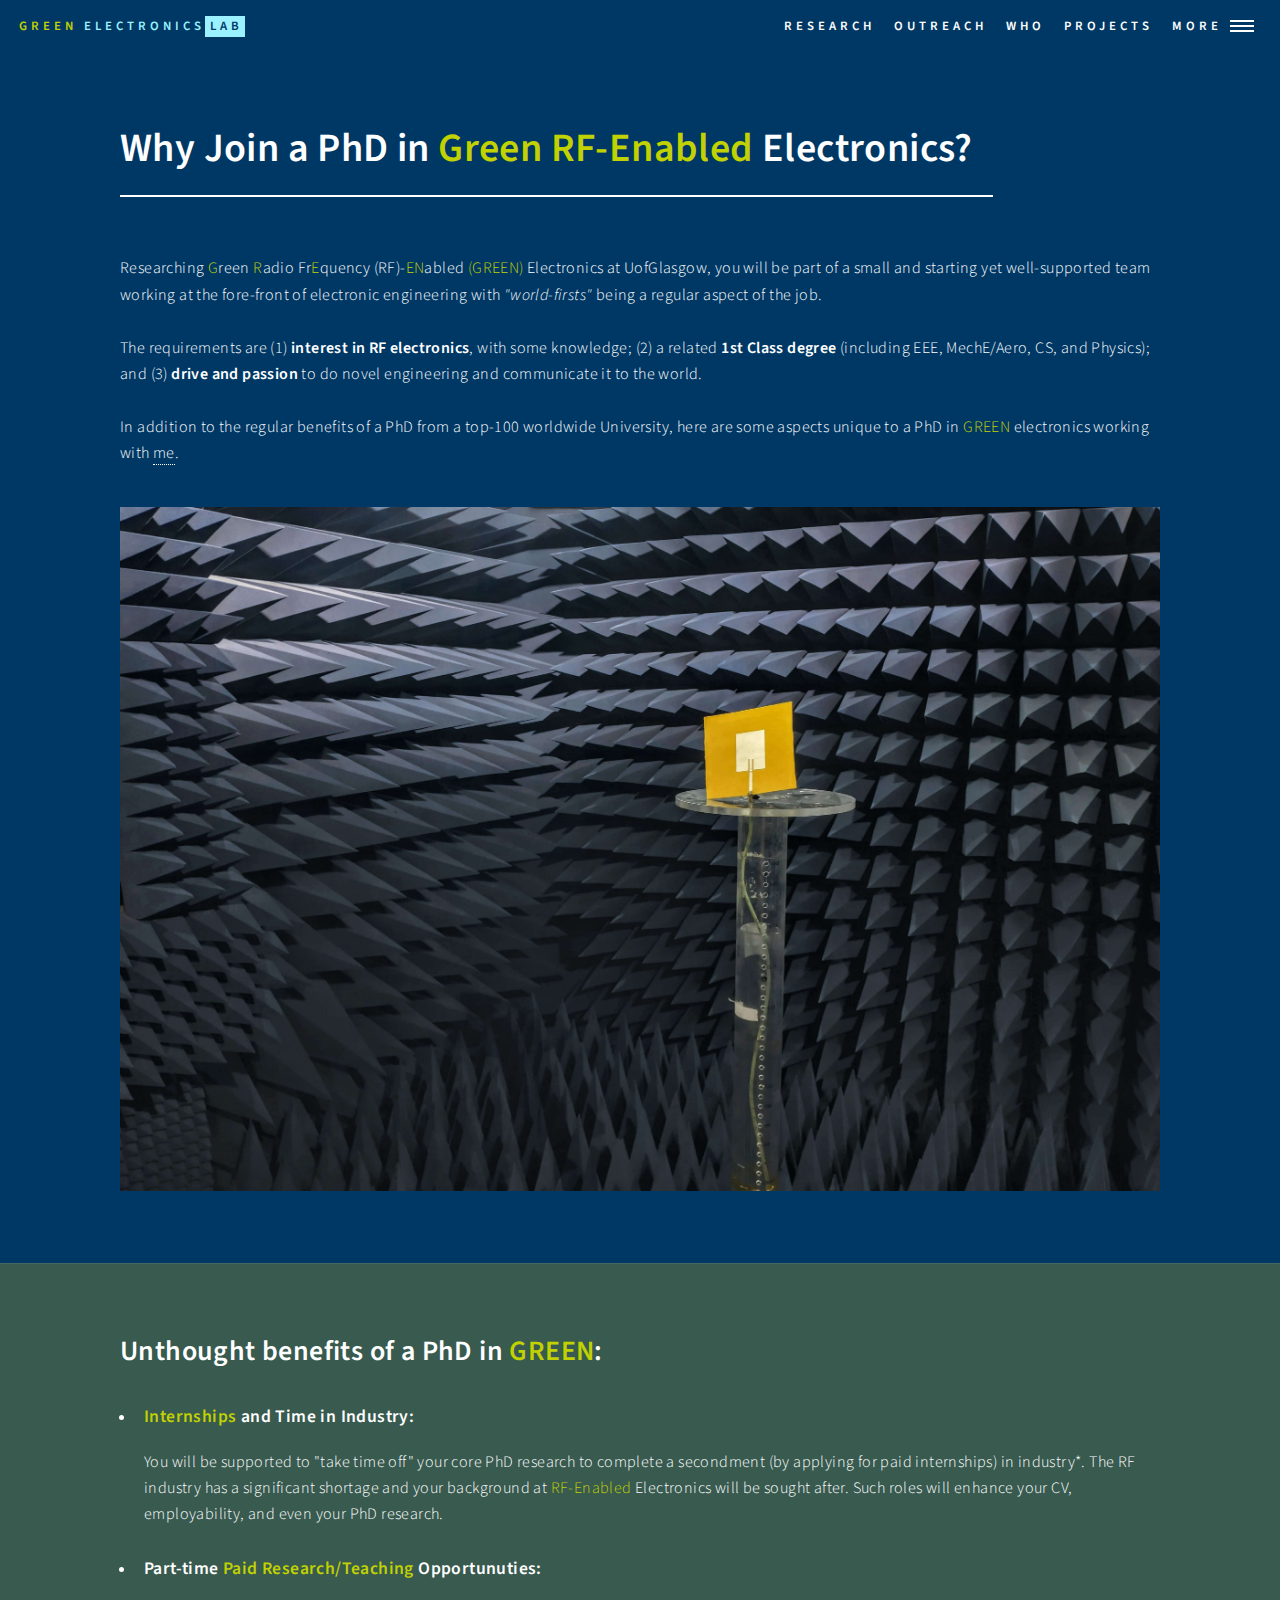
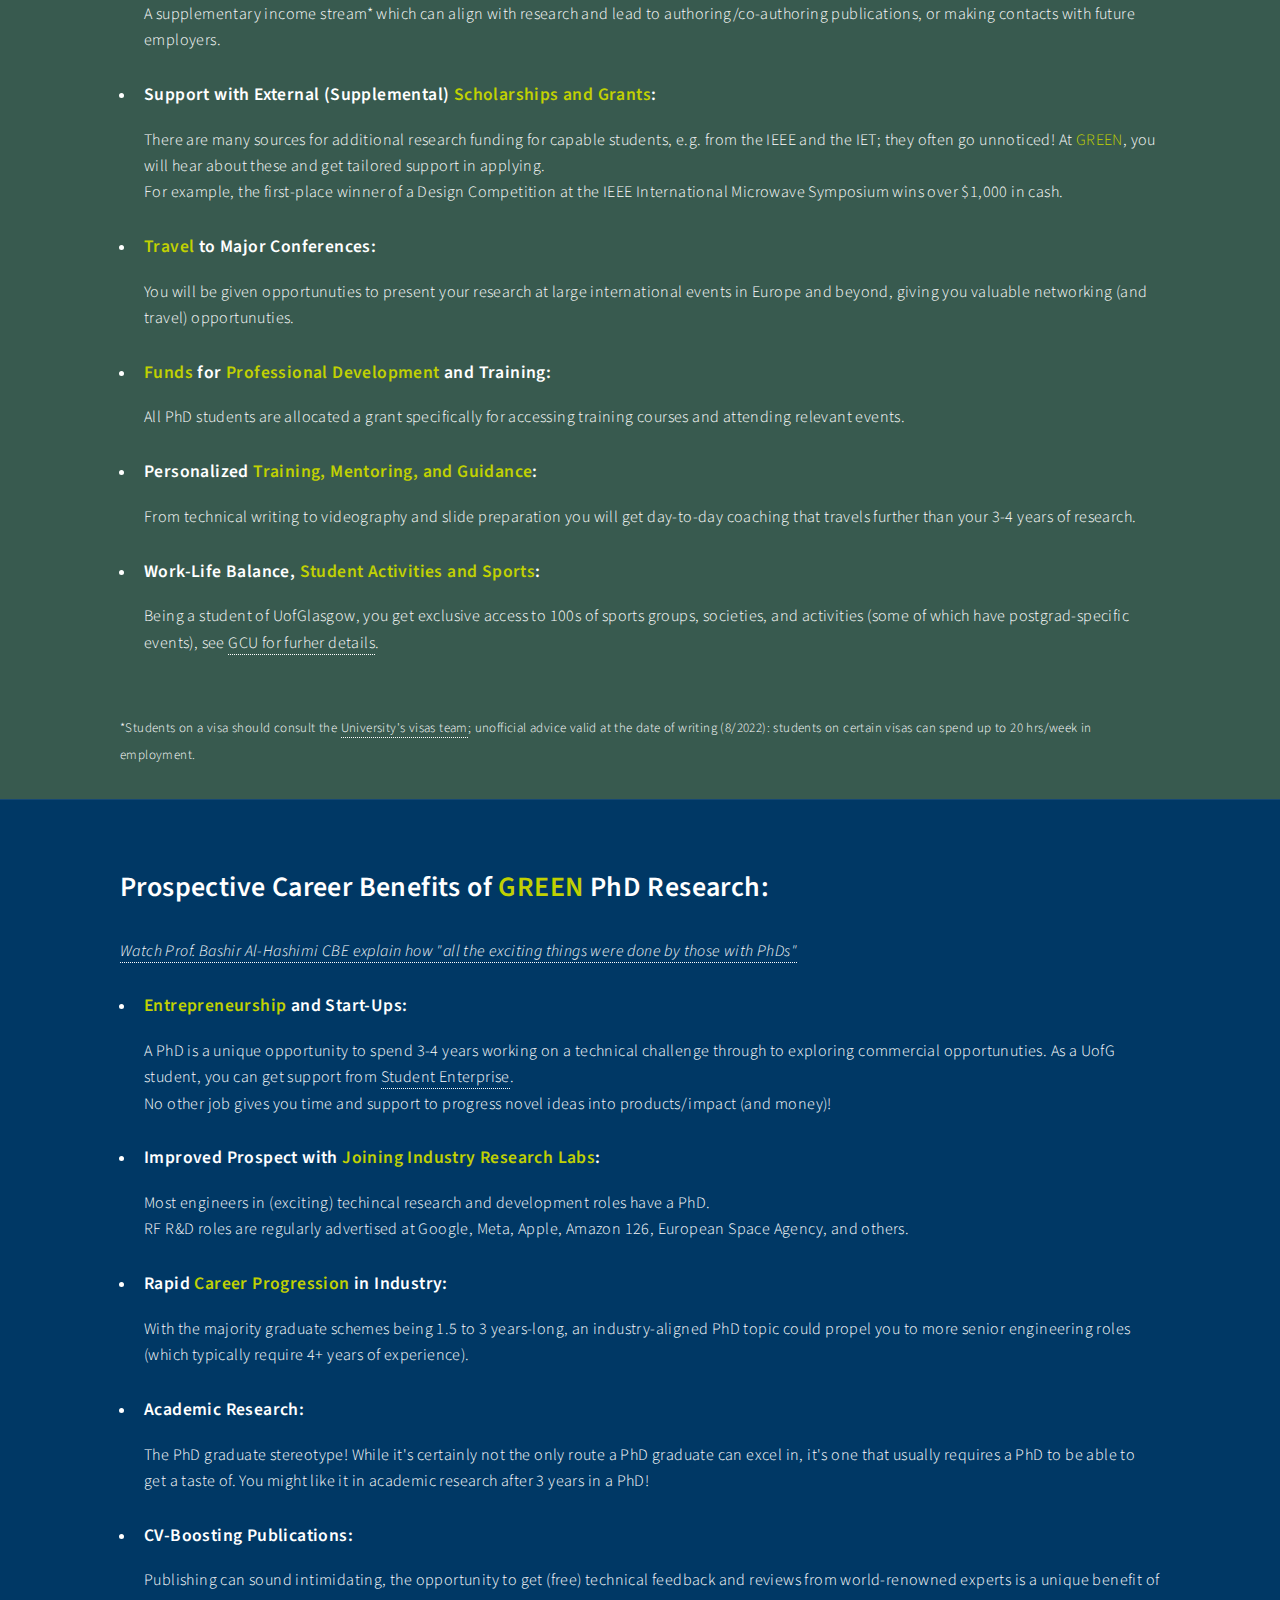
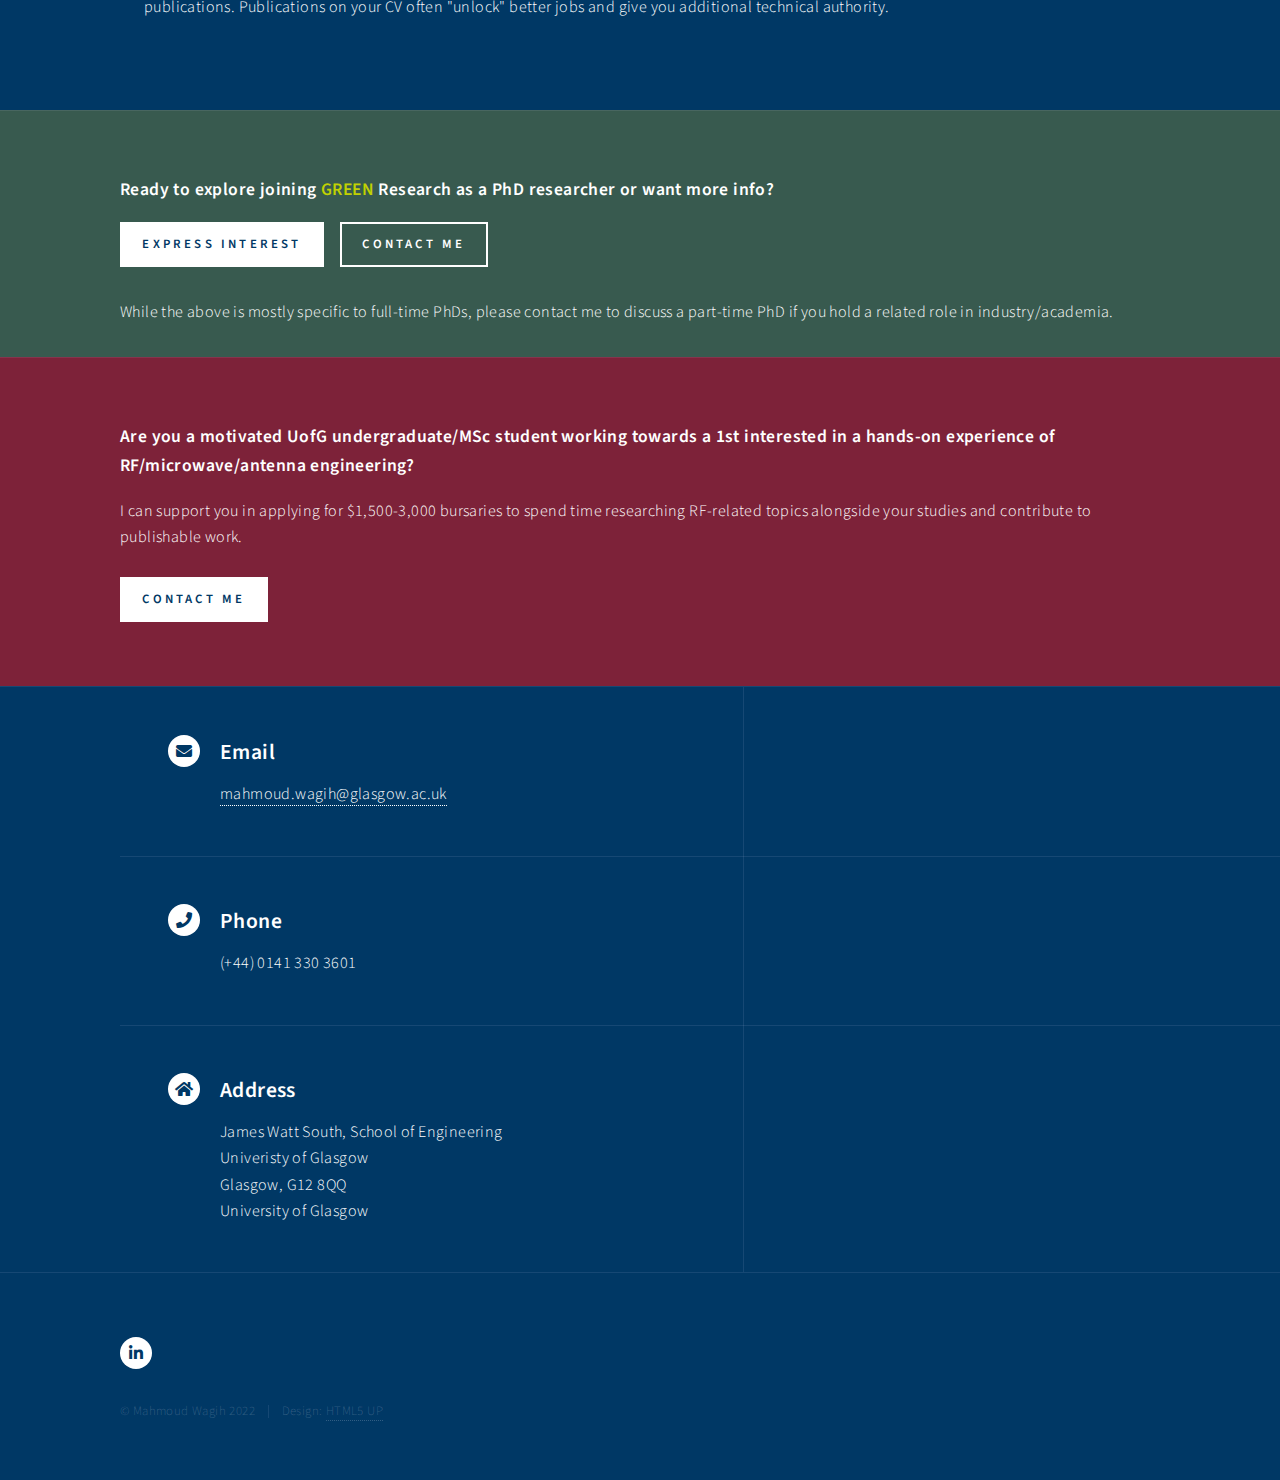
<file: whypgr.html>
<!DOCTYPE HTML>
<!--
	Forty by HTML5 UP
	html5up.net | @ajlkn
	Free for personal and commercial use under the CCA 3.0 license (html5up.net/license)
-->
<html>
	<head>
		<title>Why GREEN Lab</title>
		<meta charset="utf-8" />
		<meta name="viewport" content="width=device-width, initial-scale=1, user-scalable=no" />
		<link rel="stylesheet" href="assets/css/main.css" />
		<noscript><link rel="stylesheet" href="assets/css/noscript.css" /></noscript>
	</head>
	<body class="is-preload">

		<!-- Wrapper -->
			<div id="wrapper">

				<!-- Header -->
					<header id="header" class="alt">
						<a href="index.html" class="logo"><span style="color:#c1d102">GREEN</span> Electronics<strong><span>Lab</span></strong>      </a>

                        <nav>
                            
                            <a href="researchareas.html">Research</a>
                                        
                            <a href="outreach.html">Outreach</h6></a>
                        
                            <a href="who.html">Who</h6></a>

							<a href="projects.html">Projects</h6></a>

							<a href="#menu">More</a>
						</nav>
					</header>

				<!-- Menu -->
					<nav id="menu">
						<ul class="links">
							<li><a href="researchareas.html">Research areas</a></li>
							<li><a href="http://eprints.gla.ac.uk/view/author/67094.html"  target="_blank" rel="noopener noreferrer">Publications</a></li>
							<li><a href="projects.html" rel="noopener noreferrer">Our active projects</a></li>
							<li><a href="https://www.youtube.com/channel/UCK_WpI3Rd3BcKzC2haN_x8A"  target="_blank" rel="noopener noreferrer">Videos and presentations</a></li>
                            <li><a href="facilities.html">Facilities and Expertise</a></li>
                            <li><a href="who.html">The Team</a></li>
                        	<!-- <li><a href="WhyPGR.html">Why join?</a></li> -->

						</ul>
						<ul class="actions stacked">
							<!--<li><a href="#" class="button primary fit">Please note, this page is still under development; get in touch if you can't find something</a></li> -->
						</ul>
					</nav>


				<!-- Main -->
					<div id="main" class="alt">
						<!-- One -->
							<section id="one">
								<div class="inner">
									<header class="major">
										<h1>Why Join a PhD in <span style="color:#c1d102">Green RF-Enabled</span> Electronics?  </h1>
									</header>
                                    <br>Researching <span style="color:#c1d102">G</span>reen <span style="color:#c1d102">R</span>adio Fr<span style="color:#c1d102">E</span>quency (RF)-<span style="color:#c1d102">EN</span>abled <span style="color:#c1d102">(GREEN)</span> Electronics at UofGlasgow, you will be part of a small and starting yet well-supported team working at the fore-front of electronic engineering with <em>"world-firsts"</em> being a regular aspect of the job.<br> <br>

                                    The requirements are (1) <b>interest in RF electronics</b>, with some knowledge; (2) a related <b>1st Class degree</b> (including EEE, MechE/Aero, CS, and Physics); and (3) <b>drive and passion</b> to do novel engineering and communicate it to the world.<br>
                                    
                                    <br> In addition to the regular benefits of a PhD from a top-100 worldwide University, here are some aspects unique to a PhD in <span style="color:#c1d102">GREEN</span> electronics working with <a href="https://www.gla.ac.uk/schools/engineering/staff/mahmoudwagih/">me</a>.
									
                                    <span class="image main"><img src="images/Patch_chamber.jpg" alt="RF electronics laboratory at the Electronic Systems Design Centre (ESDC)" /></span>
                                    
                                    <!-- A PhD is <em>NOT</em> a period of under-paid employment! While advertised as a 37.5-hour working week, time spent in Doctoral training can have additional career (and even financial) benefits beyond you £16k tax-free stipend. <br> <br> -->

								</div>
							</section>
                                    
                                    
                                    
                                <section id="one" style="background-color:#385A4F;">
								        <div class="inner">
									
                                    
                                    
                                    <h2>Unthought benefits of a PhD in <span style="color:#c1d102">GREEN</span>:</h2>
								            <ul>                                                
                                                <li><h4><span style="color:#c1d102">Internships</span> and Time in Industry:</h4> You will be supported to "take time off" your core PhD research to complete a secondment (by applying for paid internships) in industry*. The RF industry has a significant shortage and your background at <span style="color:#c1d102">RF-Enabled</span> Electronics will be sought after. Such roles will enhance your CV, employability, and even your PhD research. </li> <br>
                                                
                                                <li><h4>Part-time <span style="color:#c1d102">Paid Research/Teaching</span> Opportunuties:</h4> A supplementary income stream* which can align with research and lead to authoring/co-authoring publications, or making contacts with future employers. </li> <br>

                                                
                                                <li><h4>Support with External (Supplemental) <span style="color:#c1d102">Scholarships and Grants</span>:</h4> There are many sources for additional research funding for capable students, e.g. from the IEEE and the IET; they often go unnoticed! At <span style="color:#c1d102">GREEN</span>, you will hear about these and get tailored support in applying. <br> For example, the first-place winner of a Design Competition at the IEEE International Microwave Symposium wins over $1,000 in cash.</li> <br>
                                                
                                                <li><h4><span style="color:#c1d102">Travel</span> to Major Conferences:</h4> You will be given opportunuties to present your research at large international events in Europe and beyond, giving you valuable networking (and travel) opportunuties.</li> <br>
                                                
                                                <li><h4><span style="color:#c1d102">Funds</span> for <span style="color:#c1d102">Professional Development</span> and Training:</h4> All PhD students are allocated a grant specifically for accessing training courses and attending relevant events.</li> <br>
                                                
                                                <li><h4>Personalized <span style="color:#c1d102">Training, Mentoring, and Guidance</span>:</h4> From technical writing to videography and slide preparation you will get day-to-day coaching that travels further than your 3-4 years of research.</li> <br>
                                                
                                                <li><h4>Work-Life Balance, <span style="color:#c1d102">Student Activities and Sports</span>:</h4> Being a student of UofGlasgow, you get exclusive access to 100s of sports groups, societies, and activities (some of which have postgrad-specific events), see <a href="https://www.gcustudents.co.uk/getinvolved">GCU for furher details</a>.</li> <br>
                                                
                                             <!--   <li><h4>All the Benefits of a Valid Student ID:</h4> From various discounts, subsidized sports, a waived council tax, to reduced registration rates at professional training events; make the most of those PhD years!</li> <br> -->
                                                
											</ul>
                                    
                                    
                                    <font size="-1">*Students on a visa should consult the <a href="https://www.gla.ac.uk/international/support/livinginuk/working/#workingintheukduringstudy">University's visas team</a>; unofficial advice valid at the date of writing (8/2022): students on certain visas can spend up to 20 hrs/week in employment. </font>
                                    
                                    

								</div>
							</section>
                        
                        <section id="one" >
								<div class="inner" >

                                    <h2>Prospective Career Benefits of <span style="color:#c1d102">GREEN</span> PhD Research:</h2>
                                     
                                    <em><a href="https://www.youtube.com/watch?v=VWVWIniTCuc">Watch Prof. Bashir Al-Hashimi CBE explain how "all the exciting things were done by those with PhDs"</em></a> <br> <br>
                                    
								            <ul>
                                                <li><h4><span style="color:#c1d102">Entrepreneurship</span> and Start-Ups:</h4> A PhD is a unique opportunity to spend 3-4 years working on a technical challenge through to exploring commercial opportunuties. As a UofG student, you can get support from <a href="https://www.gla.ac.uk/myglasgow/students/enterprise/">Student Enterprise</a>. <br> No other job gives you time and support to progress novel ideas into products/impact (and money)!</li> <br>
                                                
                                                <li><h4>Improved Prospect with <span style="color:#c1d102">Joining Industry Research Labs</span>:</h4> Most engineers in (exciting) techincal research and development roles have a PhD. <br> RF R&amp;D roles are regularly advertised at Google, Meta, Apple, Amazon 126, European Space Agency, and others. </li> <br>
                                                
                                                <li><h4>Rapid <span style="color:#c1d102">Career Progression</span> in Industry:</h4>With the majority graduate schemes being 1.5 to 3 years-long, an industry-aligned PhD topic could propel you to more senior engineering roles (which typically require 4+ years of experience).</li> <br>

                                                
                                                <li><h4>Academic Research:</h4> The PhD graduate stereotype! While it's certainly not the only route a PhD graduate can excel in, it's one that usually requires a PhD to be able to get a taste of. You might like it in academic research after 3 years in a PhD! </li> <br>
                                                
                                                <li><h4>CV-Boosting Publications:</h4> Publishing can sound intimidating, the opportunity to get (free) technical feedback and reviews from world-renowned experts is a unique benefit of publications. Publications on your CV often "unlock" better jobs and give you additional technical authority. </li> <br>
                                            
                                                
											</ul>
                                    
								</div>
							</section>
                        
                            <section id="one" style="background-color:#385A4F;">
								<div class="inner">

                                    <h4>Ready to explore joining <span style="color:#c1d102">GREEN</span> Research as a PhD researcher or want more info?</h4>
                                     
								        <ul class="actions">
												<li><a href="https://forms.office.com/r/Zuri6UMaRe" class="button primary">Express Interest</a></li>
												<li><a href="mailto:mahmoud.wagih@glasgow.ac.uk" class="button">Contact me</a></li>
										</ul>
                                        While the above is mostly specific to full-time PhDs, please contact me to discuss a part-time PhD if you hold a related role in industry/academia.
								</div>
							</section>
                        
                            <section id="one" style="background-color:#7D2239;">
								<div class="inner">

                                    <h4> Are you a motivated UofG undergraduate/MSc student working towards a 1st interested in a hands-on experience of RF/microwave/antenna engineering? </h4>
                                        I can support you in applying for $1,500-3,000 bursaries to spend time researching RF-related topics alongside your studies and contribute to publishable work.
                                        <br>                                        <br>

								        <ul class="actions">
												<li><a href="mailto:mahmoud.wagih@glasgow.ac.uk" class="button primary">Contact me</a></li>
										</ul>
								</div>
							</section>

					</div>




				<!-- Contact -->
					<section id="contact">
						<div class="inner">
							<section class="split">
								<section>
									<div class="contact-method">
										<span class="icon solid alt fa-envelope"></span>
										<h3>Email</h3>
										<a href="#">mahmoud.wagih@glasgow.ac.uk</a>
									</div>
								</section>
								<section>
									<div class="contact-method">
										<span class="icon solid alt fa-phone"></span>
										<h3>Phone</h3>
										<span>(+44) 0141 330 3601</span>
									</div>
								</section> 
								<section>
									<div class="contact-method">
										<span class="icon solid alt fa-home"></span>
										<h3>Address</h3>
										<span>James Watt South, School of Engineering<br />
                                            Univeristy of Glasgow <br/>
										Glasgow, G12 8QQ<br />
										University of Glasgow</span>
									</div>
								</section>
							</section>
						</div>
					</section>

				<!-- Footer -->
					<footer id="footer">
						<div class="inner">
							<ul class="icons">
								<!-- <li><a href="https://twitter.com/Mah_ashraf" class="icon brands alt fa-twitter"><span class="label">Twitter</span></a></li>
								<li><a href="#" class="icon brands alt fa-github"><span class="label">GitHub</span></a></li> -->
								<li><a href="https://www.linkedin.com/in/mahmoud-wagih/" class="icon brands alt fa-linkedin-in"><span class="label">LinkedIn</span></a></li>
							</ul>
							<ul class="copyright">
								<li>&copy; Mahmoud Wagih 2022 </li><li>Design: <a href="https://html5up.net">HTML5 UP</a></li>
							</ul>
						</div>
					</footer>

			</div>

		<!-- Scripts -->
			<script src="assets/js/jquery.min.js"></script>
			<script src="assets/js/jquery.scrolly.min.js"></script>
			<script src="assets/js/jquery.scrollex.min.js"></script>
			<script src="assets/js/browser.min.js"></script>
			<script src="assets/js/breakpoints.min.js"></script>
			<script src="assets/js/util.js"></script>
			<script src="assets/js/main.js"></script>

	</body>
</html>
</file>
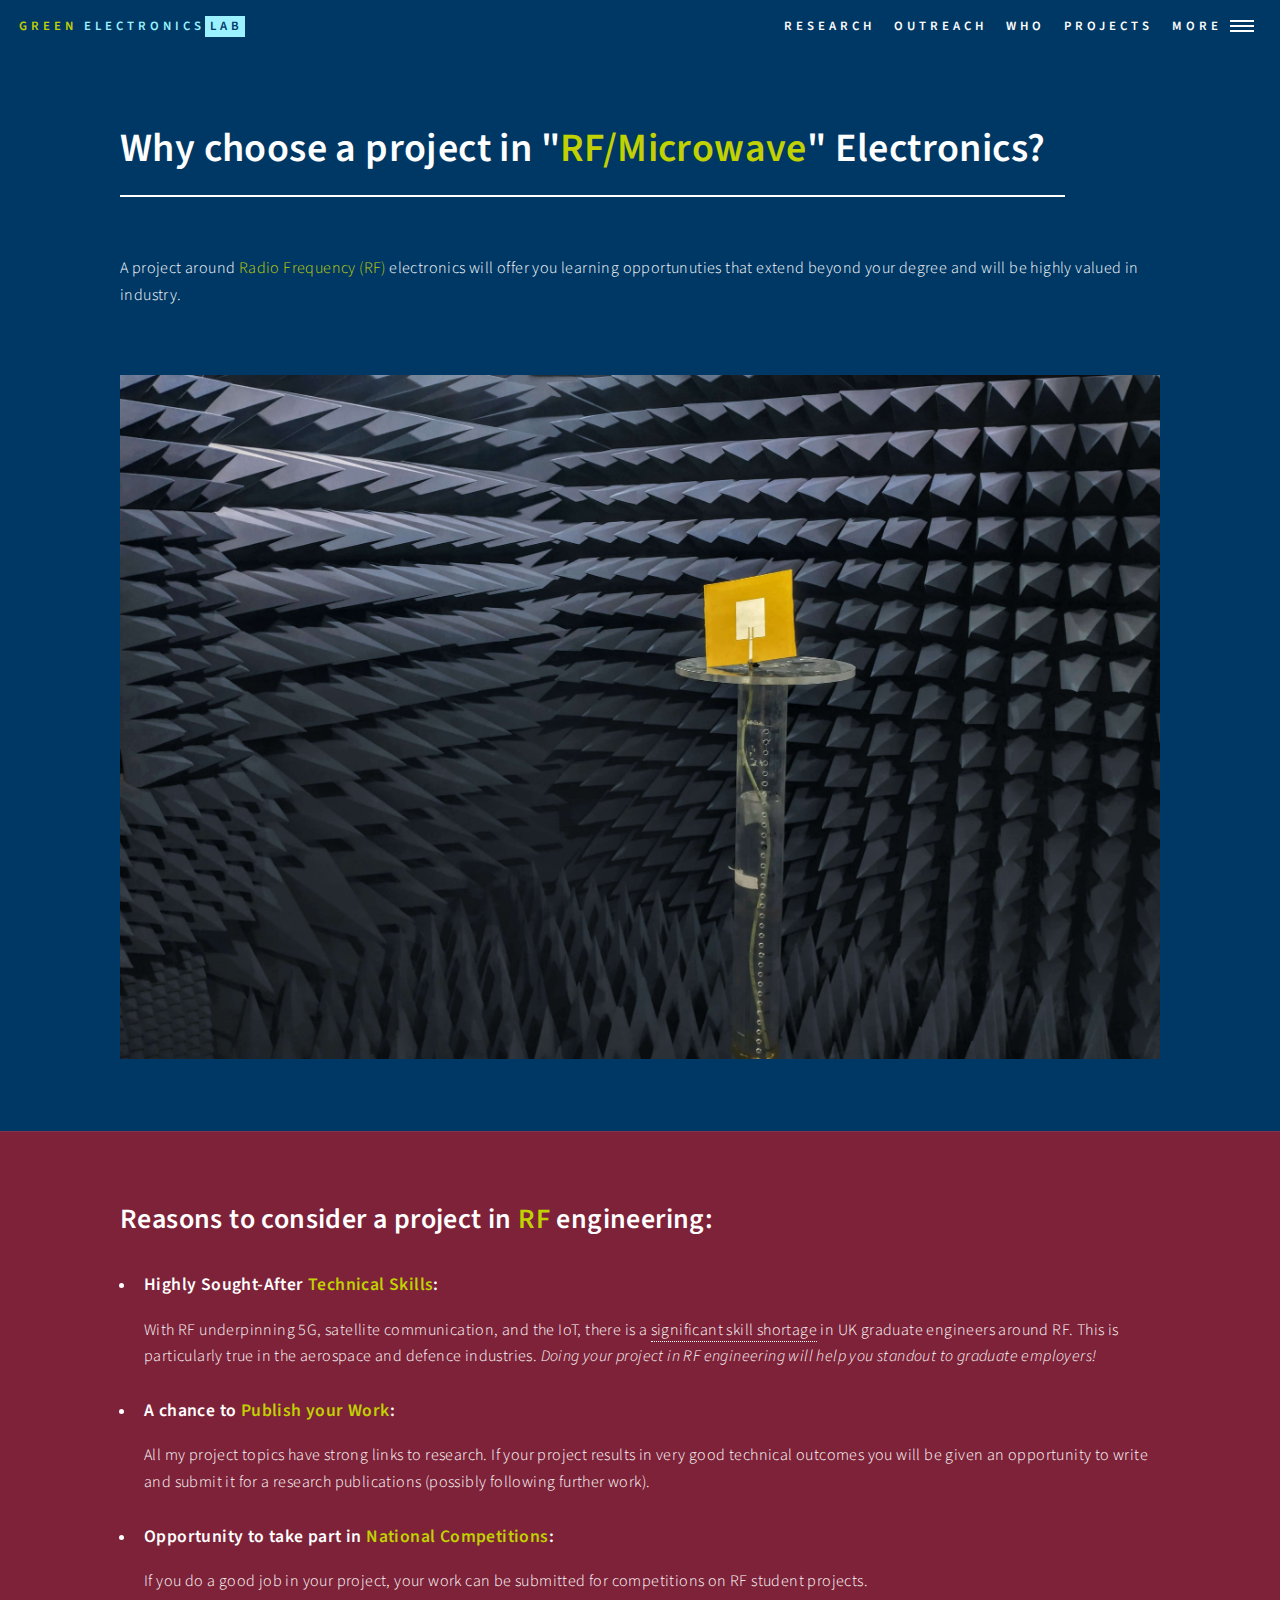
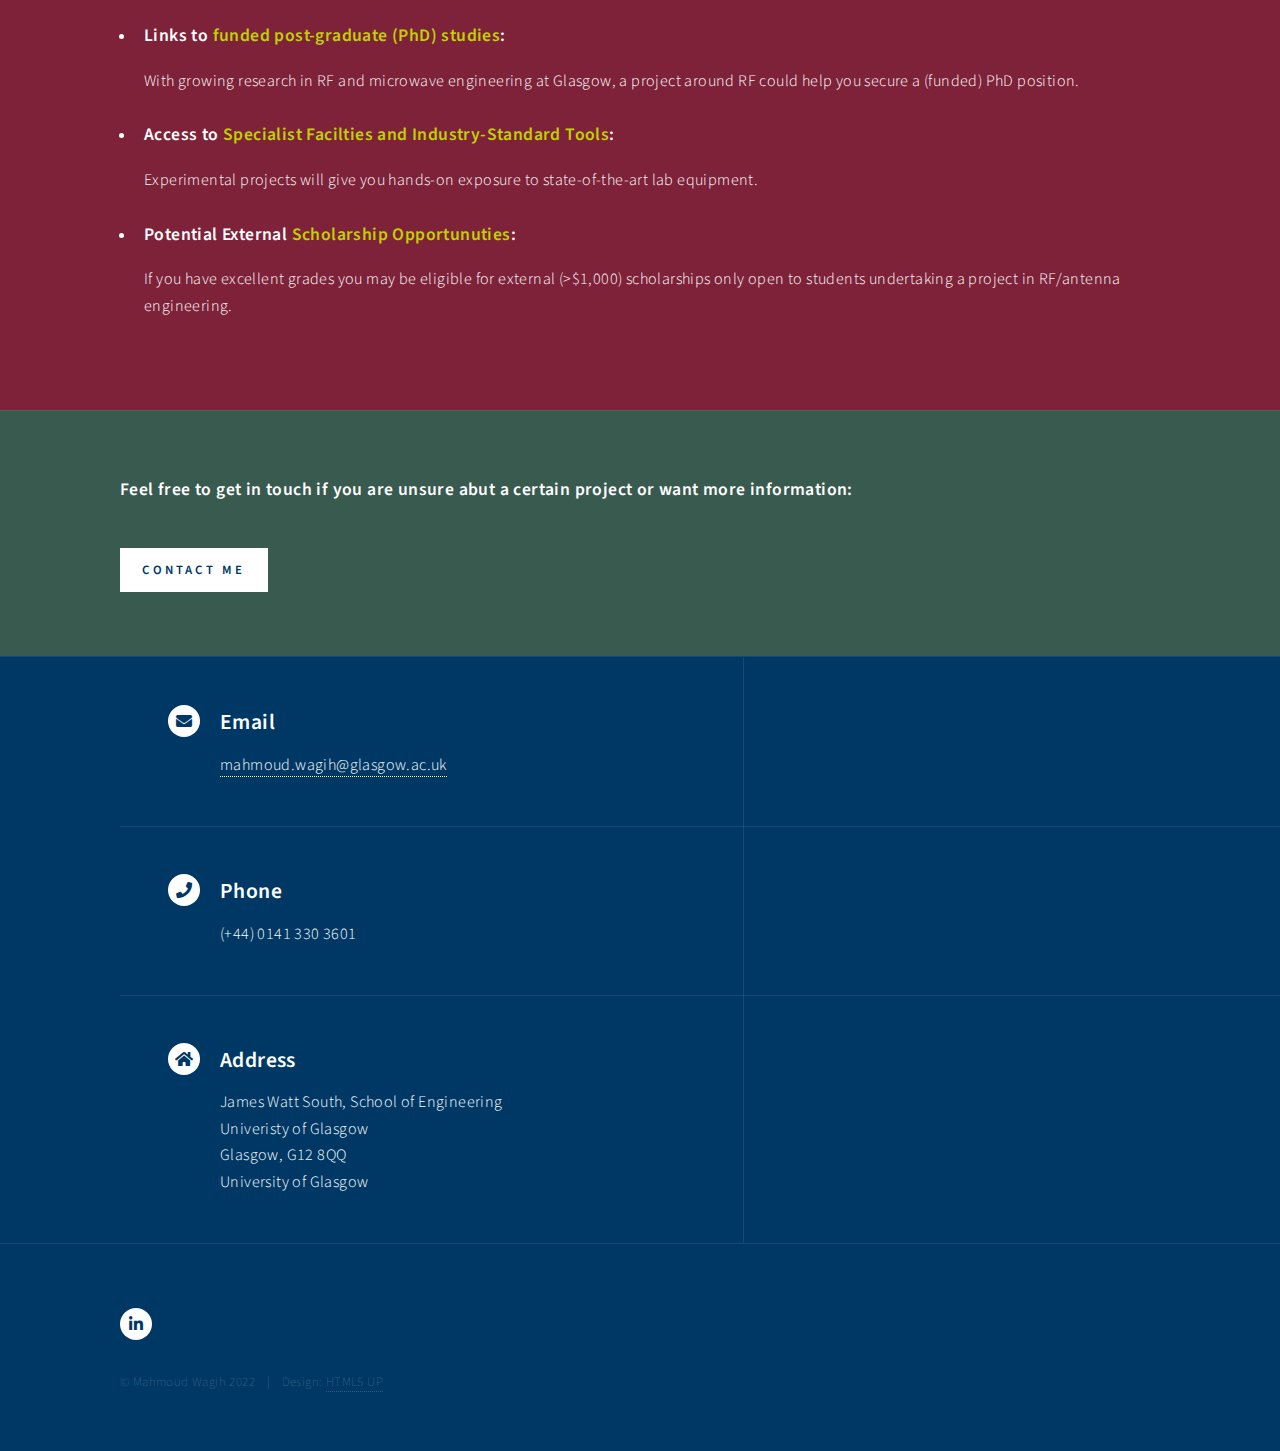
<file: whyug.html>
<!DOCTYPE HTML>
<!--
	Forty by HTML5 UP
	html5up.net | @ajlkn
	Free for personal and commercial use under the CCA 3.0 license (html5up.net/license)
-->
<html>
	<head>
		<title>Why RF Projects?</title>
		<meta charset="utf-8" />
		<meta name="viewport" content="width=device-width, initial-scale=1, user-scalable=no" />
		<link rel="stylesheet" href="assets/css/main.css" />
		<noscript><link rel="stylesheet" href="assets/css/noscript.css" /></noscript>
	</head>
	<body class="is-preload">

		<!-- Wrapper -->
			<div id="wrapper">

				<!-- Header -->
					<header id="header" class="alt">
						<a href="index.html" class="logo"><span style="color:#c1d102">GREEN</span> Electronics<strong><span>Lab</span></strong>      </a>

                        <nav>
                            
                            <a href="researchareas.html">Research</a>
                                        
                            <a href="outreach.html">Outreach</h6></a>
                        
                            <a href="who.html">Who</h6></a>

							<a href="projects.html">Projects</h6></a>

							<a href="#menu">More</a>
						</nav>
					</header>

				<!-- Menu -->
					<nav id="menu">
						<ul class="links">
							<li><a href="ResearchAreas.html">Research areas</a></li>
							<li><a href="http://eprints.gla.ac.uk/view/author/67094.html"  target="_blank" rel="noopener noreferrer">Publications</a></li>
							<li><a href="projects.html" rel="noopener noreferrer">Our active projects</a></li>
							<li><a href="https://www.youtube.com/channel/UCK_WpI3Rd3BcKzC2haN_x8A"  target="_blank" rel="noopener noreferrer">Videos and presentations</a></li>
                            <li><a href="Facilities.html">Facilities and Expertise</a></li>
                            <li><a href="Who.html">The Team</a></li>
                        	<!-- <li><a href="WhyPGR.html">Why join?</a></li> -->

						</ul>
						<ul class="actions stacked">
							<!--<li><a href="#" class="button primary fit">Please note, this page is still under development; get in touch if you can't find something</a></li> -->
						</ul>
					</nav>


				<!-- Main -->
					<div id="main" class="alt">
						<!-- One -->
							<section id="one">
								<div class="inner">
									<header class="major">
										<h1>Why choose a project in "<span style="color:#c1d102">RF/Microwave</span>"  Electronics?  </h1>
									</header>
                                    <br>A project around <span style="color:#c1d102">Radio Frequency (RF)</span> electronics will offer you learning opportunuties that extend beyond your degree and will be highly valued in industry.<br> <br>

									
                                    <span class="image main"><img src="images/Patch_chamber.jpg" alt="RF electronics laboratory at the Electronic Systems Design Centre (ESDC)" /></span>
                                    
                                    <!-- A PhD is <em>NOT</em> a period of under-paid employment! While advertised as a 37.5-hour working week, time spent in Doctoral training can have additional career (and even financial) benefits beyond you £16k tax-free stipend. <br> <br> -->

								</div>
							</section>
                                    
                                    
                                    
                                <section id="one" style="background-color:#7D2239;">
								        <div class="inner">
									
                                    
                                    
                                    <h2>Reasons to consider a project in <span style="color:#c1d102">RF</span> engineering:</h2>
								            <ul>                                                
                                                <li><h4>Highly Sought-After <span style="color:#c1d102">Technical Skills</span>:</h4> With RF underpinning 5G, satellite communication, and the IoT, there is a <a href="https://filtronic.com/blogs_challenges-of-recruiting-rf-engineers/" target="_blank" rel="noopener noreferrer"> significant skill shortage</a> in UK graduate engineers around RF. This is particularly true in the aerospace and defence industries. <em>Doing your project in RF engineering will help you standout to graduate employers!</em> </li> <br>
                                                
                                                <li><h4>A chance to <span style="color:#c1d102">Publish your Work</span>:</h4> All my project topics have strong links to research. If your project results in very good technical outcomes you will be given an opportunity to write and submit it for a research publications (possibly following further work). </li> <br>    
                                                
                                                <li><h4>Opportunity to take part in <span style="color:#c1d102">National Competitions</span>:</h4> If you do a good job in your project, your work can be submitted for competitions on RF student projects. </li> <br>
                                
                                                
                                                <li><h4>Links to <span style="color:#c1d102">funded post-graduate (PhD) studies</span>:</h4> With growing research in RF and microwave engineering at Glasgow, a project around RF could help you secure a (funded) PhD position.</li> <br>
                                                
                                                
                                                <li><h4>Access to <span style="color:#c1d102">Specialist Facilties and Industry-Standard Tools</span>:</h4> Experimental projects will give you hands-on exposure to state-of-the-art lab equipment.</li> <br>
                                                
                                                <li><h4>Potential External <span style="color:#c1d102">Scholarship Opportunuties</span>:</h4> If you have excellent grades you may be eligible for external (>$1,000) scholarships only open to students undertaking a project in RF/antenna engineering.</li> <br>

                                                                                                
                                             <!--   <li><h4>All the Benefits of a Valid Student ID:</h4> From various discounts, subsidized sports, a waived council tax, to reduced registration rates at professional training events; make the most of those PhD years!</li> <br> -->
                                                
											</ul>
                                                                    
                                    

								</div>
							</section>
                        
                        
                            <section id="one" style="background-color:#385A4F;">
								<div class="inner">

                                    <h4>Feel free to get in touch if you are unsure abut a certain project or want more information: </h4>
                                        <br>                                        

								        <ul class="actions">
												<li><a href="mailto:mahmoud.wagih@glasgow.ac.uk" class="button primary">Contact me</a></li>
										</ul>
								</div>
							</section>

					</div>




				<!-- Contact -->
					<section id="contact">
						<div class="inner">
							<section class="split">
								<section>
									<div class="contact-method">
										<span class="icon solid alt fa-envelope"></span>
										<h3>Email</h3>
										<a href="#">mahmoud.wagih@glasgow.ac.uk</a>
									</div>
								</section>
								<section>
									<div class="contact-method">
										<span class="icon solid alt fa-phone"></span>
										<h3>Phone</h3>
										<span>(+44) 0141 330 3601</span>
									</div>
								</section> 
								<section>
									<div class="contact-method">
										<span class="icon solid alt fa-home"></span>
										<h3>Address</h3>
										<span>James Watt South, School of Engineering<br />
                                            Univeristy of Glasgow <br/>
										Glasgow, G12 8QQ<br />
										University of Glasgow</span>
									</div>
								</section>
							</section>
						</div>
					</section>

				<!-- Footer -->
					<footer id="footer">
						<div class="inner">
							<ul class="icons">
								<!--<li><a href="https://twitter.com/Mah_ashraf" class="icon brands alt fa-twitter"><span class="label">Twitter</span></a></li>
								<li><a href="#" class="icon brands alt fa-github"><span class="label">GitHub</span></a></li> -->
								<li><a href="https://www.linkedin.com/in/mahmoud-wagih/" class="icon brands alt fa-linkedin-in"><span class="label">LinkedIn</span></a></li>
							</ul>
							<ul class="copyright">
								<li>&copy; Mahmoud Wagih 2022 </li><li>Design: <a href="https://html5up.net">HTML5 UP</a></li>
							</ul>
						</div>
					</footer>

			</div>

		<!-- Scripts -->
			<script src="assets/js/jquery.min.js"></script>
			<script src="assets/js/jquery.scrolly.min.js"></script>
			<script src="assets/js/jquery.scrollex.min.js"></script>
			<script src="assets/js/browser.min.js"></script>
			<script src="assets/js/breakpoints.min.js"></script>
			<script src="assets/js/util.js"></script>
			<script src="assets/js/main.js"></script>

	</body>
</html>
</file>
<file: assets/css/noscript.css>
/*
	Forty by HTML5 UP
	html5up.net | @ajlkn
	Free for personal and commercial use under the CCA 3.0 license (html5up.net/license)
*/

/* Banner */

	body.is-preload #banner:after {
		opacity: 0.85;
	}

	body.is-preload #banner > .inner {
		-moz-filter: none;
		-webkit-filter: none;
		-ms-filter: none;
		filter: none;
		-moz-transform: none;
		-webkit-transform: none;
		-ms-transform: none;
		transform: none;
		opacity: 1;
	}
</file>
<file: assets/css/main.css>
@import url(fontawesome-all.min.css);
@import url("https://fonts.googleapis.com/css?family=Source+Sans+Pro:300,300italic,600,600italic");

/*
	Forty by HTML5 UP
	html5up.net | @ajlkn
	Free for personal and commercial use under the CCA 3.0 license (html5up.net/license)
*/

html, body, div, span, applet, object,
iframe, h1, h2, h3, h4, h5, h6, p, blockquote,
pre, a, abbr, acronym, address, big, cite,
code, del, dfn, em, img, ins, kbd, q, s, samp,
small, strike, strong, sub, sup, tt, var, b,
u, i, center, dl, dt, dd, ol, ul, li, fieldset,
form, label, legend, table, caption, tbody,
tfoot, thead, tr, th, td, article, aside,
canvas, details, embed, figure, figcaption,
footer, header, hgroup, menu, nav, output, ruby,
section, summary, time, mark, audio, video {
	margin: 0;
	padding: 0;
	border: 0;
	font-size: 100%;
	font: inherit;
	vertical-align: baseline;}

article, aside, details, figcaption, figure,
footer, header, hgroup, menu, nav, section {
	display: block;}

body {
	line-height: 1;
}

ol, ul {
	list-style: none;
}

blockquote, q {
	quotes: none;
}

	blockquote:before, blockquote:after, q:before, q:after {
		content: '';
		content: none;
	}

table {
	border-collapse: collapse;
	border-spacing: 0;
}

body {
	-webkit-text-size-adjust: none;
}

mark {
	background-color: transparent;
	color: inherit;
}

input::-moz-focus-inner {
	border: 0;
	padding: 0;
}

input, select, textarea {
	-moz-appearance: none;
	-webkit-appearance: none;
	-ms-appearance: none;
	appearance: none;
}

/* Basic */

	@-ms-viewport {
		width: device-width;
	}

	body {
		-ms-overflow-style: scrollbar;
	}

	@media screen and (max-width: 480px) {

		html, body {
			min-width: 320px;
		}

	}

	html {
		box-sizing: border-box;
	}

	*, *:before, *:after {
		box-sizing: inherit;
	}

	body {
		background: #003865;
	}

		body.is-preload *, body.is-preload *:before, body.is-preload *:after {
			-moz-animation: none !important;
			-webkit-animation: none !important;
			-ms-animation: none !important;
			animation: none !important;
			-moz-transition: none !important;
			-webkit-transition: none !important;
			-ms-transition: none !important;
			transition: none !important;
		}

/* Type */

	body, input, select, textarea {
		color: #ffffff;
		font-family: "Source Sans Pro", Helvetica, sans-serif;
		font-size: 17pt;
		font-weight: 300;
		letter-spacing: 0.025em;
		line-height: 1.65;
	}

		@media screen and (max-width: 1680px) {

			body, input, select, textarea {
				font-size: 14pt;
			}

		}

		@media screen and (max-width: 1280px) {

			body, input, select, textarea {
				font-size: 12pt;
			}

		}

		@media screen and (max-width: 360px) {

			body, input, select, textarea {
				font-size: 11pt;
			}

		}

	a {
		-moz-transition: color 0.2s ease-in-out, border-bottom-color 0.2s ease-in-out;
		-webkit-transition: color 0.2s ease-in-out, border-bottom-color 0.2s ease-in-out;
		-ms-transition: color 0.2s ease-in-out, border-bottom-color 0.2s ease-in-out;
		transition: color 0.2s ease-in-out, border-bottom-color 0.2s ease-in-out;
		border-bottom: dotted 1px;
		color: inherit;
		text-decoration: none;
	}

		a:hover {
			border-bottom-color: transparent;
			color: #9bf1ff !important;
		}

		a:active {
			color: #53e3fb !important;
		}

	strong, b {
		color: #ffffff;
		font-weight: 600;
	}

	em, i {
		font-style: italic;
	}

	p {
		margin: 0 0 2em 0;
	}

	h1, h2, h3, h4, h5, h6 {
		color: #ffffff;
		font-weight: 600;
		line-height: 1.65;
		margin: 0 0 1em 0;
	}

		h1 a, h2 a, h3 a, h4 a, h5 a, h6 a {
			color: inherit;
			border-bottom: 0;
		}

	h1 {
		font-size: 2.5em;
	}

	h2 {
		font-size: 1.75em;
	}

	h3 {
		font-size: 1.35em;
	}

	h4 {
		font-size: 1.1em;
	}

	h5 {
		font-size: 0.9em;
	}

	h6 {
		font-size: 0.7em;
	}

	@media screen and (max-width: 736px) {

		h1 {
			font-size: 2em;
		}

		h2 {
			font-size: 1.5em;
		}

		h3 {
			font-size: 1.25em;
		}

	}

	sub {
		font-size: 0.8em;
		position: relative;
		top: 0.5em;
	}

	sup {
		font-size: 0.8em;
		position: relative;
		top: -0.5em;
	}

	blockquote {
		border-left: solid 4px rgba(212, 212, 255, 0.1);
		font-style: italic;
		margin: 0 0 2em 0;
		padding: 0.5em 0 0.5em 2em;
	}

	code {
		background: rgba(212, 212, 255, 0.035);
		font-family: "Courier New", monospace;
		font-size: 0.9em;
		margin: 0 0.25em;
		padding: 0.25em 0.65em;
	}

	pre {
		-webkit-overflow-scrolling: touch;
		font-family: "Courier New", monospace;
		font-size: 0.9em;
		margin: 0 0 2em 0;
	}

		pre code {
			display: block;
			line-height: 1.75;
			padding: 1em 1.5em;
			overflow-x: auto;
		}

	hr {
		border: 0;
		border-bottom: solid 1px rgba(212, 212, 255, 0.1);
		margin: 2em 0;
	}

		hr.major {
			margin: 3em 0;
		}

	.align-left {
		text-align: left;
	}

	.align-center {
		text-align: center;
	}

	.align-right {
		text-align: right;
	}

/* Row */

	.row {
		display: flex;
		flex-wrap: wrap;
		box-sizing: border-box;
		align-items: stretch;
	}

		.row > * {
			box-sizing: border-box;
		}

		.row.gtr-uniform > * > :last-child {
			margin-bottom: 0;
		}

		.row.aln-left {
			justify-content: flex-start;
		}

		.row.aln-center {
			justify-content: center;
		}

		.row.aln-right {
			justify-content: flex-end;
		}

		.row.aln-top {
			align-items: flex-start;
		}

		.row.aln-middle {
			align-items: center;
		}

		.row.aln-bottom {
			align-items: flex-end;
		}

		.row > .imp {
			order: -1;
		}

		.row > .col-1 {
			width: 8.33333%;
		}

		.row > .off-1 {
			margin-left: 8.33333%;
		}

		.row > .col-2 {
			width: 16.66667%;
		}

		.row > .off-2 {
			margin-left: 16.66667%;
		}

		.row > .col-3 {
			width: 19%;
		}

		.row > .off-3 {
			margin-left: 25%;
		}

		.row > .col-4 {
			width: 33.33333%;
		}

		.row > .off-4 {
			margin-left: 33.33333%;
		}

		.row > .col-5 {
			width: 41.66667%;
		}

		.row > .off-5 {
			margin-left: 41.66667%;
		}

		.row > .col-6 {
			width: 50%;
		}

		.row > .off-6 {
			margin-left: 50%;
		}

		.row > .col-7 {
			width: 58.33333%;
		}

		.row > .off-7 {
			margin-left: 58.33333%;
		}

		.row > .col-8 {
			width: 66.66667%;
		}

		.row > .off-8 {
			margin-left: 66.66667%;
		}

		.row > .col-9 {
			width: 75%;
		}

		.row > .off-9 {
			margin-left: 75%;
		}

		.row > .col-10 {
			width: 83.33333%;
		}

		.row > .off-10 {
			margin-left: 83.33333%;
		}

		.row > .col-11 {
			width: 91.66667%;
		}

		.row > .off-11 {
			margin-left: 91.66667%;
		}

		.row > .col-12 {
			width: 100%;
		}

		.row > .off-12 {
			margin-left: 100%;
		}

		.row.gtr-0 {
			margin-top: 0;
			margin-left: 0em;
		}

			.row.gtr-0 > * {
				padding: 0 0 0 0em;
			}

			.row.gtr-0.gtr-uniform {
				margin-top: 0em;
			}

				.row.gtr-0.gtr-uniform > * {
					padding-top: 0em;
				}

		.row.gtr-25 {
			margin-top: 0;
			margin-left: -0.5em;
		}

			.row.gtr-25 > * {
				padding: 0 0 0 0.5em;
			}

			.row.gtr-25.gtr-uniform {
				margin-top: -0.5em;
			}

				.row.gtr-25.gtr-uniform > * {
					padding-top: 0.5em;
				}

		.row.gtr-50 {
			margin-top: 0;
			margin-left: -1em;
		}

			.row.gtr-50 > * {
				padding: 0 0 0 1em;
			}

			.row.gtr-50.gtr-uniform {
				margin-top: -1em;
			}

				.row.gtr-50.gtr-uniform > * {
					padding-top: 1em;
				}

		.row {
			margin-top: 0;
			margin-left: -2em;
		}

			.row > * {
				padding: 0 0 0 2em;
			}

			.row.gtr-uniform {
				margin-top: -2em;
			}

				.row.gtr-uniform > * {
					padding-top: 2em;
				}

		.row.gtr-150 {
			margin-top: 0;
			margin-left: -3em;
		}

			.row.gtr-150 > * {
				padding: 0 0 0 3em;
			}

			.row.gtr-150.gtr-uniform {
				margin-top: -3em;
			}

				.row.gtr-150.gtr-uniform > * {
					padding-top: 3em;
				}

		.row.gtr-200 {
			margin-top: 0;
			margin-left: -4em;
		}

			.row.gtr-200 > * {
				padding: 0 0 0 4em;
			}

			.row.gtr-200.gtr-uniform {
				margin-top: -4em;
			}

				.row.gtr-200.gtr-uniform > * {
					padding-top: 4em;
				}

		@media screen and (max-width: 1680px) {

			.row {
				display: flex;
				flex-wrap: wrap;
				box-sizing: border-box;
				align-items: stretch;
			}

				.row > * {
					box-sizing: border-box;
				}

				.row.gtr-uniform > * > :last-child {
					margin-bottom: 0;
				}

				.row.aln-left {
					justify-content: flex-start;
				}

				.row.aln-center {
					justify-content: center;
				}

				.row.aln-right {
					justify-content: flex-end;
				}

				.row.aln-top {
					align-items: flex-start;
				}

				.row.aln-middle {
					align-items: center;
				}

				.row.aln-bottom {
					align-items: flex-end;
				}

				.row > .imp-xlarge {
					order: -1;
				}

				.row > .col-1-xlarge {
					width: 8.33333%;
				}

				.row > .off-1-xlarge {
					margin-left: 8.33333%;
				}

				.row > .col-2-xlarge {
					width: 16.66667%;
				}

				.row > .off-2-xlarge {
					margin-left: 16.66667%;
				}

				.row > .col-3-xlarge {
					width: 25%;
				}

				.row > .off-3-xlarge {
					margin-left: 25%;
				}

				.row > .col-4-xlarge {
					width: 33.33333%;
				}

				.row > .off-4-xlarge {
					margin-left: 33.33333%;
				}

				.row > .col-5-xlarge {
					width: 41.66667%;
				}

				.row > .off-5-xlarge {
					margin-left: 41.66667%;
				}

				.row > .col-6-xlarge {
					width: 50%;
				}

				.row > .off-6-xlarge {
					margin-left: 50%;
				}

				.row > .col-7-xlarge {
					width: 58.33333%;
				}

				.row > .off-7-xlarge {
					margin-left: 58.33333%;
				}

				.row > .col-8-xlarge {
					width: 66.66667%;
				}

				.row > .off-8-xlarge {
					margin-left: 66.66667%;
				}

				.row > .col-9-xlarge {
					width: 75%;
				}

				.row > .off-9-xlarge {
					margin-left: 75%;
				}

				.row > .col-10-xlarge {
					width: 83.33333%;
				}

				.row > .off-10-xlarge {
					margin-left: 83.33333%;
				}

				.row > .col-11-xlarge {
					width: 91.66667%;
				}

				.row > .off-11-xlarge {
					margin-left: 91.66667%;
				}

				.row > .col-12-xlarge {
					width: 100%;
				}

				.row > .off-12-xlarge {
					margin-left: 100%;
				}

				.row.gtr-0 {
					margin-top: 0;
					margin-left: 0em;
				}

					.row.gtr-0 > * {
						padding: 0 0 0 0em;
					}

					.row.gtr-0.gtr-uniform {
						margin-top: 0em;
					}

						.row.gtr-0.gtr-uniform > * {
							padding-top: 0em;
						}

				.row.gtr-25 {
					margin-top: 0;
					margin-left: -0.5em;
				}

					.row.gtr-25 > * {
						padding: 0 0 0 0.5em;
					}

					.row.gtr-25.gtr-uniform {
						margin-top: -0.5em;
					}

						.row.gtr-25.gtr-uniform > * {
							padding-top: 0.5em;
						}

				.row.gtr-50 {
					margin-top: 0;
					margin-left: -1em;
				}

					.row.gtr-50 > * {
						padding: 0 0 0 1em;
					}

					.row.gtr-50.gtr-uniform {
						margin-top: -1em;
					}

						.row.gtr-50.gtr-uniform > * {
							padding-top: 1em;
						}

				.row {
					margin-top: 0;
					margin-left: -2em;
				}

					.row > * {
						padding: 0 0 0 2em;
					}

					.row.gtr-uniform {
						margin-top: -2em;
					}

						.row.gtr-uniform > * {
							padding-top: 2em;
						}

				.row.gtr-150 {
					margin-top: 0;
					margin-left: -3em;
				}

					.row.gtr-150 > * {
						padding: 0 0 0 3em;
					}

					.row.gtr-150.gtr-uniform {
						margin-top: -3em;
					}

						.row.gtr-150.gtr-uniform > * {
							padding-top: 3em;
						}

				.row.gtr-200 {
					margin-top: 0;
					margin-left: -4em;
				}

					.row.gtr-200 > * {
						padding: 0 0 0 4em;
					}

					.row.gtr-200.gtr-uniform {
						margin-top: -4em;
					}

						.row.gtr-200.gtr-uniform > * {
							padding-top: 4em;
						}

		}

		@media screen and (max-width: 1280px) {

			.row {
				display: flex;
				flex-wrap: wrap;
				box-sizing: border-box;
				align-items: stretch;
			}

				.row > * {
					box-sizing: border-box;
				}

				.row.gtr-uniform > * > :last-child {
					margin-bottom: 0;
				}

				.row.aln-left {
					justify-content: flex-start;
				}

				.row.aln-center {
					justify-content: center;
				}

				.row.aln-right {
					justify-content: flex-end;
				}

				.row.aln-top {
					align-items: flex-start;
				}

				.row.aln-middle {
					align-items: center;
				}

				.row.aln-bottom {
					align-items: flex-end;
				}

				.row > .imp-large {
					order: -1;
				}

				.row > .col-1-large {
					width: 8.33333%;
				}

				.row > .off-1-large {
					margin-left: 8.33333%;
				}

				.row > .col-2-large {
					width: 16.66667%;
				}

				.row > .off-2-large {
					margin-left: 16.66667%;
				}

				.row > .col-3-large {
					width: 25%;
				}

				.row > .off-3-large {
					margin-left: 25%;
				}

				.row > .col-4-large {
					width: 33.33333%;
				}

				.row > .off-4-large {
					margin-left: 33.33333%;
				}

				.row > .col-5-large {
					width: 41.66667%;
				}

				.row > .off-5-large {
					margin-left: 41.66667%;
				}

				.row > .col-6-large {
					width: 50%;
				}

				.row > .off-6-large {
					margin-left: 50%;
				}

				.row > .col-7-large {
					width: 58.33333%;
				}

				.row > .off-7-large {
					margin-left: 58.33333%;
				}

				.row > .col-8-large {
					width: 66.66667%;
				}

				.row > .off-8-large {
					margin-left: 66.66667%;
				}

				.row > .col-9-large {
					width: 75%;
				}

				.row > .off-9-large {
					margin-left: 75%;
				}

				.row > .col-10-large {
					width: 83.33333%;
				}

				.row > .off-10-large {
					margin-left: 83.33333%;
				}

				.row > .col-11-large {
					width: 91.66667%;
				}

				.row > .off-11-large {
					margin-left: 91.66667%;
				}

				.row > .col-12-large {
					width: 100%;
				}

				.row > .off-12-large {
					margin-left: 100%;
				}

				.row.gtr-0 {
					margin-top: 0;
					margin-left: 0em;
				}

					.row.gtr-0 > * {
						padding: 0 0 0 0em;
					}

					.row.gtr-0.gtr-uniform {
						margin-top: 0em;
					}

						.row.gtr-0.gtr-uniform > * {
							padding-top: 0em;
						}

				.row.gtr-25 {
					margin-top: 0;
					margin-left: -0.375em;
				}

					.row.gtr-25 > * {
						padding: 0 0 0 0.375em;
					}

					.row.gtr-25.gtr-uniform {
						margin-top: -0.375em;
					}

						.row.gtr-25.gtr-uniform > * {
							padding-top: 0.375em;
						}

				.row.gtr-50 {
					margin-top: 0;
					margin-left: -0.75em;
				}

					.row.gtr-50 > * {
						padding: 0 0 0 0.75em;
					}

					.row.gtr-50.gtr-uniform {
						margin-top: -0.75em;
					}

						.row.gtr-50.gtr-uniform > * {
							padding-top: 0.75em;
						}

				.row {
					margin-top: 0;
					margin-left: -1.5em;
				}

					.row > * {
						padding: 0 0 0 1.5em;
					}

					.row.gtr-uniform {
						margin-top: -1.5em;
					}

						.row.gtr-uniform > * {
							padding-top: 1.5em;
						}

				.row.gtr-150 {
					margin-top: 0;
					margin-left: -2.25em;
				}

					.row.gtr-150 > * {
						padding: 0 0 0 2.25em;
					}

					.row.gtr-150.gtr-uniform {
						margin-top: -2.25em;
					}

						.row.gtr-150.gtr-uniform > * {
							padding-top: 2.25em;
						}

				.row.gtr-200 {
					margin-top: 0;
					margin-left: -3em;
				}

					.row.gtr-200 > * {
						padding: 0 0 0 3em;
					}

					.row.gtr-200.gtr-uniform {
						margin-top: -3em;
					}

						.row.gtr-200.gtr-uniform > * {
							padding-top: 3em;
						}

		}

		@media screen and (max-width: 980px) {

			.row {
				display: flex;
				flex-wrap: wrap;
				box-sizing: border-box;
				align-items: stretch;
			}

				.row > * {
					box-sizing: border-box;
				}

				.row.gtr-uniform > * > :last-child {
					margin-bottom: 0;
				}

				.row.aln-left {
					justify-content: flex-start;
				}

				.row.aln-center {
					justify-content: center;
				}

				.row.aln-right {
					justify-content: flex-end;
				}

				.row.aln-top {
					align-items: flex-start;
				}

				.row.aln-middle {
					align-items: center;
				}

				.row.aln-bottom {
					align-items: flex-end;
				}

				.row > .imp-medium {
					order: -1;
				}

				.row > .col-1-medium {
					width: 8.33333%;
				}

				.row > .off-1-medium {
					margin-left: 8.33333%;
				}

				.row > .col-2-medium {
					width: 16.66667%;
				}

				.row > .off-2-medium {
					margin-left: 16.66667%;
				}

				.row > .col-3-medium {
					width: 25%;
				}

				.row > .off-3-medium {
					margin-left: 25%;
				}

				.row > .col-4-medium {
					width: 33.33333%;
				}

				.row > .off-4-medium {
					margin-left: 33.33333%;
				}

				.row > .col-5-medium {
					width: 41.66667%;
				}

				.row > .off-5-medium {
					margin-left: 41.66667%;
				}

				.row > .col-6-medium {
					width: 50%;
				}

				.row > .off-6-medium {
					margin-left: 50%;
				}

				.row > .col-7-medium {
					width: 58.33333%;
				}

				.row > .off-7-medium {
					margin-left: 58.33333%;
				}

				.row > .col-8-medium {
					width: 66.66667%;
				}

				.row > .off-8-medium {
					margin-left: 66.66667%;
				}

				.row > .col-9-medium {
					width: 75%;
				}

				.row > .off-9-medium {
					margin-left: 75%;
				}

				.row > .col-10-medium {
					width: 83.33333%;
				}

				.row > .off-10-medium {
					margin-left: 83.33333%;
				}

				.row > .col-11-medium {
					width: 91.66667%;
				}

				.row > .off-11-medium {
					margin-left: 91.66667%;
				}

				.row > .col-12-medium {
					width: 100%;
				}

				.row > .off-12-medium {
					margin-left: 100%;
				}

				.row.gtr-0 {
					margin-top: 0;
					margin-left: 0em;
				}

					.row.gtr-0 > * {
						padding: 0 0 0 0em;
					}

					.row.gtr-0.gtr-uniform {
						margin-top: 0em;
					}

						.row.gtr-0.gtr-uniform > * {
							padding-top: 0em;
						}

				.row.gtr-25 {
					margin-top: 0;
					margin-left: -0.375em;
				}

					.row.gtr-25 > * {
						padding: 0 0 0 0.375em;
					}

					.row.gtr-25.gtr-uniform {
						margin-top: -0.375em;
					}

						.row.gtr-25.gtr-uniform > * {
							padding-top: 0.375em;
						}

				.row.gtr-50 {
					margin-top: 0;
					margin-left: -0.75em;
				}

					.row.gtr-50 > * {
						padding: 0 0 0 0.75em;
					}

					.row.gtr-50.gtr-uniform {
						margin-top: -0.75em;
					}

						.row.gtr-50.gtr-uniform > * {
							padding-top: 0.75em;
						}

				.row {
					margin-top: 0;
					margin-left: -1.5em;
				}

					.row > * {
						padding: 0 0 0 1.5em;
					}

					.row.gtr-uniform {
						margin-top: -1.5em;
					}

						.row.gtr-uniform > * {
							padding-top: 1.5em;
						}

				.row.gtr-150 {
					margin-top: 0;
					margin-left: -2.25em;
				}

					.row.gtr-150 > * {
						padding: 0 0 0 2.25em;
					}

					.row.gtr-150.gtr-uniform {
						margin-top: -2.25em;
					}

						.row.gtr-150.gtr-uniform > * {
							padding-top: 2.25em;
						}

				.row.gtr-200 {
					margin-top: 0;
					margin-left: -3em;
				}

					.row.gtr-200 > * {
						padding: 0 0 0 3em;
					}

					.row.gtr-200.gtr-uniform {
						margin-top: -3em;
					}

						.row.gtr-200.gtr-uniform > * {
							padding-top: 3em;
						}

		}

		@media screen and (max-width: 736px) {

			.row {
				display: flex;
				flex-wrap: wrap;
				box-sizing: border-box;
				align-items: stretch;
			}

				.row > * {
					box-sizing: border-box;
				}

				.row.gtr-uniform > * > :last-child {
					margin-bottom: 0;
				}

				.row.aln-left {
					justify-content: flex-start;
				}

				.row.aln-center {
					justify-content: center;
				}

				.row.aln-right {
					justify-content: flex-end;
				}

				.row.aln-top {
					align-items: flex-start;
				}

				.row.aln-middle {
					align-items: center;
				}

				.row.aln-bottom {
					align-items: flex-end;
				}

				.row > .imp-small {
					order: -1;
				}

				.row > .col-1-small {
					width: 8.33333%;
				}

				.row > .off-1-small {
					margin-left: 8.33333%;
				}

				.row > .col-2-small {
					width: 16.66667%;
				}

				.row > .off-2-small {
					margin-left: 16.66667%;
				}

				.row > .col-3-small {
					width: 25%;
				}

				.row > .off-3-small {
					margin-left: 25%;
				}

				.row > .col-4-small {
					width: 33.33333%;
				}

				.row > .off-4-small {
					margin-left: 33.33333%;
				}

				.row > .col-5-small {
					width: 41.66667%;
				}

				.row > .off-5-small {
					margin-left: 41.66667%;
				}

				.row > .col-6-small {
					width: 50%;
				}

				.row > .off-6-small {
					margin-left: 50%;
				}

				.row > .col-7-small {
					width: 58.33333%;
				}

				.row > .off-7-small {
					margin-left: 58.33333%;
				}

				.row > .col-8-small {
					width: 66.66667%;
				}

				.row > .off-8-small {
					margin-left: 66.66667%;
				}

				.row > .col-9-small {
					width: 75%;
				}

				.row > .off-9-small {
					margin-left: 75%;
				}

				.row > .col-10-small {
					width: 83.33333%;
				}

				.row > .off-10-small {
					margin-left: 83.33333%;
				}

				.row > .col-11-small {
					width: 91.66667%;
				}

				.row > .off-11-small {
					margin-left: 91.66667%;
				}

				.row > .col-12-small {
					width: 100%;
				}

				.row > .off-12-small {
					margin-left: 100%;
				}

				.row.gtr-0 {
					margin-top: 0;
					margin-left: 0em;
				}

					.row.gtr-0 > * {
						padding: 0 0 0 0em;
					}

					.row.gtr-0.gtr-uniform {
						margin-top: 0em;
					}

						.row.gtr-0.gtr-uniform > * {
							padding-top: 0em;
						}

				.row.gtr-25 {
					margin-top: 0;
					margin-left: -0.3125em;
				}

					.row.gtr-25 > * {
						padding: 0 0 0 0.3125em;
					}

					.row.gtr-25.gtr-uniform {
						margin-top: -0.3125em;
					}

						.row.gtr-25.gtr-uniform > * {
							padding-top: 0.3125em;
						}

				.row.gtr-50 {
					margin-top: 0;
					margin-left: -0.625em;
				}

					.row.gtr-50 > * {
						padding: 0 0 0 0.625em;
					}

					.row.gtr-50.gtr-uniform {
						margin-top: -0.625em;
					}

						.row.gtr-50.gtr-uniform > * {
							padding-top: 0.625em;
						}

				.row {
					margin-top: 0;
					margin-left: -1.25em;
				}

					.row > * {
						padding: 0 0 0 1.25em;
					}

					.row.gtr-uniform {
						margin-top: -1.25em;
					}

						.row.gtr-uniform > * {
							padding-top: 1.25em;
						}

				.row.gtr-150 {
					margin-top: 0;
					margin-left: -1.875em;
				}

					.row.gtr-150 > * {
						padding: 0 0 0 1.875em;
					}

					.row.gtr-150.gtr-uniform {
						margin-top: -1.875em;
					}

						.row.gtr-150.gtr-uniform > * {
							padding-top: 1.875em;
						}

				.row.gtr-200 {
					margin-top: 0;
					margin-left: -2.5em;
				}

					.row.gtr-200 > * {
						padding: 0 0 0 2.5em;
					}

					.row.gtr-200.gtr-uniform {
						margin-top: -2.5em;
					}

						.row.gtr-200.gtr-uniform > * {
							padding-top: 2.5em;
						}

		}

		@media screen and (max-width: 480px) {

			.row {
				display: flex;
				flex-wrap: wrap;
				box-sizing: border-box;
				align-items: stretch;
			}

				.row > * {
					box-sizing: border-box;
				}

				.row.gtr-uniform > * > :last-child {
					margin-bottom: 0;
				}

				.row.aln-left {
					justify-content: flex-start;
				}

				.row.aln-center {
					justify-content: center;
				}

				.row.aln-right {
					justify-content: flex-end;
				}

				.row.aln-top {
					align-items: flex-start;
				}

				.row.aln-middle {
					align-items: center;
				}

				.row.aln-bottom {
					align-items: flex-end;
				}

				.row > .imp-xsmall {
					order: -1;
				}

				.row > .col-1-xsmall {
					width: 8.33333%;
				}

				.row > .off-1-xsmall {
					margin-left: 8.33333%;
				}

				.row > .col-2-xsmall {
					width: 16.66667%;
				}

				.row > .off-2-xsmall {
					margin-left: 16.66667%;
				}

				.row > .col-3-xsmall {
					width: 25%;
				}

				.row > .off-3-xsmall {
					margin-left: 25%;
				}

				.row > .col-4-xsmall {
					width: 33.33333%;
				}

				.row > .off-4-xsmall {
					margin-left: 33.33333%;
				}

				.row > .col-5-xsmall {
					width: 41.66667%;
				}

				.row > .off-5-xsmall {
					margin-left: 41.66667%;
				}

				.row > .col-6-xsmall {
					width: 50%;
				}

				.row > .off-6-xsmall {
					margin-left: 50%;
				}

				.row > .col-7-xsmall {
					width: 58.33333%;
				}

				.row > .off-7-xsmall {
					margin-left: 58.33333%;
				}

				.row > .col-8-xsmall {
					width: 66.66667%;
				}

				.row > .off-8-xsmall {
					margin-left: 66.66667%;
				}

				.row > .col-9-xsmall {
					width: 75%;
				}

				.row > .off-9-xsmall {
					margin-left: 75%;
				}

				.row > .col-10-xsmall {
					width: 83.33333%;
				}

				.row > .off-10-xsmall {
					margin-left: 83.33333%;
				}

				.row > .col-11-xsmall {
					width: 91.66667%;
				}

				.row > .off-11-xsmall {
					margin-left: 91.66667%;
				}

				.row > .col-12-xsmall {
					width: 100%;
				}

				.row > .off-12-xsmall {
					margin-left: 100%;
				}

				.row.gtr-0 {
					margin-top: 0;
					margin-left: 0em;
				}

					.row.gtr-0 > * {
						padding: 0 0 0 0em;
					}

					.row.gtr-0.gtr-uniform {
						margin-top: 0em;
					}

						.row.gtr-0.gtr-uniform > * {
							padding-top: 0em;
						}

				.row.gtr-25 {
					margin-top: 0;
					margin-left: -0.3125em;
				}

					.row.gtr-25 > * {
						padding: 0 0 0 0.3125em;
					}

					.row.gtr-25.gtr-uniform {
						margin-top: -0.3125em;
					}

						.row.gtr-25.gtr-uniform > * {
							padding-top: 0.3125em;
						}

				.row.gtr-50 {
					margin-top: 0;
					margin-left: -0.625em;
				}

					.row.gtr-50 > * {
						padding: 0 0 0 0.625em;
					}

					.row.gtr-50.gtr-uniform {
						margin-top: -0.625em;
					}

						.row.gtr-50.gtr-uniform > * {
							padding-top: 0.625em;
						}

				.row {
					margin-top: 0;
					margin-left: -1.25em;
				}

					.row > * {
						padding: 0 0 0 1.25em;
					}

					.row.gtr-uniform {
						margin-top: -1.25em;
					}

						.row.gtr-uniform > * {
							padding-top: 1.25em;
						}

				.row.gtr-150 {
					margin-top: 0;
					margin-left: -1.875em;
				}

					.row.gtr-150 > * {
						padding: 0 0 0 1.875em;
					}

					.row.gtr-150.gtr-uniform {
						margin-top: -1.875em;
					}

						.row.gtr-150.gtr-uniform > * {
							padding-top: 1.875em;
						}

				.row.gtr-200 {
					margin-top: 0;
					margin-left: -2.5em;
				}

					.row.gtr-200 > * {
						padding: 0 0 0 2.5em;
					}

					.row.gtr-200.gtr-uniform {
						margin-top: -2.5em;
					}

						.row.gtr-200.gtr-uniform > * {
							padding-top: 2.5em;
						}

		}

/* Section/Article */

	section.special, article.special {
		text-align: center;
	}

	header.major {
		width: -moz-max-content;
		width: -webkit-max-content;
		width: -ms-max-content;
		width: max-content;
		margin-bottom: 2em;
	}

		header.major > :first-child {
			margin-bottom: 0;
			width: calc(100% + 0.5em);
		}

			header.major > :first-child:after {
				content: '';
				background-color: #ffffff;
				display: block;
				height: 2px;
				margin: 0.325em 0 0.5em 0;
				width: 100%;
			}

		header.major > p {
			font-size: 0.7em;
			font-weight: 600;
			letter-spacing: 0.25em;
			margin-bottom: 0;
			text-transform: uppercase;
		}

		body.is-ie header.major > :first-child:after {
			max-width: 9em;
		}

		body.is-ie header.major > h1:after {
			max-width: 100% !important;
		}

	@media screen and (max-width: 736px) {

		header.major > p br {
			display: none;
		}

	}

/* Form */

	form {
		margin: 0 0 2em 0;
	}

		form > :last-child {
			margin-bottom: 0;
		}

		form > .fields {
			display: -moz-flex;
			display: -webkit-flex;
			display: -ms-flex;
			display: flex;
			-moz-flex-wrap: wrap;
			-webkit-flex-wrap: wrap;
			-ms-flex-wrap: wrap;
			flex-wrap: wrap;
			width: calc(100% + 3em);
			margin: -1.5em 0 2em -1.5em;
		}

			form > .fields > .field {
				-moz-flex-grow: 0;
				-webkit-flex-grow: 0;
				-ms-flex-grow: 0;
				flex-grow: 0;
				-moz-flex-shrink: 0;
				-webkit-flex-shrink: 0;
				-ms-flex-shrink: 0;
				flex-shrink: 0;
				padding: 1.5em 0 0 1.5em;
				width: calc(100% - 1.5em);
			}

				form > .fields > .field.half {
					width: calc(50% - 0.75em);
				}

				form > .fields > .field.third {
					width: calc(100%/3 - 0.5em);
				}

				form > .fields > .field.quarter {
					width: calc(25% - 0.375em);
				}

		@media screen and (max-width: 480px) {

			form > .fields {
				width: calc(100% + 3em);
				margin: -1.5em 0 2em -1.5em;
			}

				form > .fields > .field {
					padding: 1.5em 0 0 1.5em;
					width: calc(100% - 1.5em);
				}

					form > .fields > .field.half {
						width: calc(100% - 1.5em);
					}

					form > .fields > .field.third {
						width: calc(100% - 1.5em);
					}

					form > .fields > .field.quarter {
						width: calc(100% - 1.5em);
					}

		}

	label {
		color: #ffffff;
		display: block;
		font-size: 0.8em;
		font-weight: 600;
		letter-spacing: 0.25em;
		margin: 0 0 1em 0;
		text-transform: uppercase;
	}

	input[type="text"],
	input[type="password"],
	input[type="email"],
	input[type="tel"],
	input[type="search"],
	input[type="url"],
	select,
	textarea {
		-moz-appearance: none;
		-webkit-appearance: none;
		-ms-appearance: none;
		appearance: none;
		background: rgba(212, 212, 255, 0.035);
		border: none;
		border-radius: 0;
		color: inherit;
		display: block;
		outline: 0;
		padding: 0 1em;
		text-decoration: none;
		width: 100%;
	}

		input[type="text"]:invalid,
		input[type="password"]:invalid,
		input[type="email"]:invalid,
		input[type="tel"]:invalid,
		input[type="search"]:invalid,
		input[type="url"]:invalid,
		select:invalid,
		textarea:invalid {
			box-shadow: none;
		}

		input[type="text"]:focus,
		input[type="password"]:focus,
		input[type="email"]:focus,
		input[type="tel"]:focus,
		input[type="search"]:focus,
		input[type="url"]:focus,
		select:focus,
		textarea:focus {
			border-color: #9bf1ff;
			box-shadow: 0 0 0 2px #9bf1ff;
		}

	select {
		background-image: url("data:image/svg+xml;charset=utf8,%3Csvg xmlns='http://www.w3.org/2000/svg' width='40' height='40' preserveAspectRatio='none' viewBox='0 0 40 40'%3E%3Cpath d='M9.4,12.3l10.4,10.4l10.4-10.4c0.2-0.2,0.5-0.4,0.9-0.4c0.3,0,0.6,0.1,0.9,0.4l3.3,3.3c0.2,0.2,0.4,0.5,0.4,0.9 c0,0.4-0.1,0.6-0.4,0.9L20.7,31.9c-0.2,0.2-0.5,0.4-0.9,0.4c-0.3,0-0.6-0.1-0.9-0.4L4.3,17.3c-0.2-0.2-0.4-0.5-0.4-0.9 c0-0.4,0.1-0.6,0.4-0.9l3.3-3.3c0.2-0.2,0.5-0.4,0.9-0.4S9.1,12.1,9.4,12.3z' fill='rgba(212, 212, 255, 0.1)' /%3E%3C/svg%3E");
		background-size: 1.25rem;
		background-repeat: no-repeat;
		background-position: calc(100% - 1rem) center;
		height: 2.75em;
		padding-right: 2.75em;
		text-overflow: ellipsis;
	}

		select option {
			color: #ffffff;
			background: #003865;
		}

		select:focus::-ms-value {
			background-color: transparent;
		}

		select::-ms-expand {
			display: none;
		}

	input[type="text"],
	input[type="password"],
	input[type="email"],
	input[type="tel"],
	input[type="search"],
	input[type="url"],
	select {
		height: 2.75em;
	}

	textarea {
		padding: 0.75em 1em;
	}

	input[type="checkbox"],
	input[type="radio"] {
		-moz-appearance: none;
		-webkit-appearance: none;
		-ms-appearance: none;
		appearance: none;
		display: block;
		float: left;
		margin-right: -2em;
		opacity: 0;
		width: 1em;
		z-index: -1;
	}

		input[type="checkbox"] + label,
		input[type="radio"] + label {
			text-decoration: none;
			color: #ffffff;
			cursor: pointer;
			display: inline-block;
			font-weight: 300;
			padding-left: 2.65em;
			padding-right: 0.75em;
			position: relative;
		}

			input[type="checkbox"] + label:before,
			input[type="radio"] + label:before {
				-moz-osx-font-smoothing: grayscale;
				-webkit-font-smoothing: antialiased;
				display: inline-block;
				font-style: normal;
				font-variant: normal;
				text-rendering: auto;
				line-height: 1;
				text-transform: none !important;
				font-family: 'Font Awesome 5 Free';
				font-weight: 900;
			}

			input[type="checkbox"] + label:before,
			input[type="radio"] + label:before {
				background: rgba(212, 212, 255, 0.035);
				content: '';
				display: inline-block;
				font-size: 0.8em;
				height: 2.0625em;
				left: 0;
				letter-spacing: 0;
				line-height: 2.0625em;
				position: absolute;
				text-align: center;
				top: 0;
				width: 2.0625em;
			}

		input[type="checkbox"]:checked + label:before,
		input[type="radio"]:checked + label:before {
			background: #ffffff;
			border-color: #9bf1ff;
			content: '\f00c';
			color: #003865;
		}

		input[type="checkbox"]:focus + label:before,
		input[type="radio"]:focus + label:before {
			box-shadow: 0 0 0 2px #9bf1ff;
		}

	input[type="radio"] + label:before {
		border-radius: 100%;
	}

	::-webkit-input-placeholder {
		color: rgba(244, 244, 255, 0.2) !important;
		opacity: 1.0;
	}

	:-moz-placeholder {
		color: rgba(244, 244, 255, 0.2) !important;
		opacity: 1.0;
	}

	::-moz-placeholder {
		color: rgba(244, 244, 255, 0.2) !important;
		opacity: 1.0;
	}

	:-ms-input-placeholder {
		color: rgba(244, 244, 255, 0.2) !important;
		opacity: 1.0;
	}

/* Box */

	.box {
		border: solid 1px rgba(212, 212, 255, 0.1);
		margin-bottom: 2em;
		padding: 1.5em;
	}

		.box > :last-child,
		.box > :last-child > :last-child,
		.box > :last-child > :last-child > :last-child {
			margin-bottom: 0;
		}

		.box.alt {
			border: 0;
			border-radius: 0;
			padding: 0;
		}

/* Icon */

	.icon {
		text-decoration: none;
		border-bottom: none;
		position: relative;
	}

		.icon:before {
			-moz-osx-font-smoothing: grayscale;
			-webkit-font-smoothing: antialiased;
			display: inline-block;
			font-style: normal;
			font-variant: normal;
			text-rendering: auto;
			line-height: 1;
			text-transform: none !important;
			font-family: 'Font Awesome 5 Free';
			font-weight: 400;
		}

		.icon > .label {
			display: none;
		}

		.icon:before {
			line-height: inherit;
		}

		.icon.solid:before {
			font-weight: 900;
		}

		.icon.brands:before {
			font-family: 'Font Awesome 5 Brands';
		}

		.icon.alt:before {
			background-color: #ffffff;
			border-radius: 100%;
			color: #003865;
			display: inline-block;
			height: 2em;
			line-height: 2em;
			text-align: center;
			width: 2em;
		}

	a.icon.alt:before {
		-moz-transition: background-color 0.2s ease-in-out;
		-webkit-transition: background-color 0.2s ease-in-out;
		-ms-transition: background-color 0.2s ease-in-out;
		transition: background-color 0.2s ease-in-out;
	}

	a.icon.alt:hover:before {
		background-color: #6fc3df;
	}

	a.icon.alt:active:before {
		background-color: #37a6cb;
	}

/* Image */

	.image {
		border: 0;
		display: inline-block;
		position: relative;
	}

		.image img {
			display: block;
		}

		.image.left, .image.right {
			max-width: 30%;
		}

			.image.left img, .image.right img {
				width: 100%;
			}

		.image.left {
			float: left;
			margin: 0 1.5em 1.25em 0;
			top: 0.25em;
		}

		.image.right {
			float: right;
			margin: 0 0 1.25em 1.5em;
			top: 0.25em;
		}

		.image.fit {
			display: block;
			margin: 0 0 2em 0;
			width: 100%;
		}

			.image.fit img {
				width: 100%;
			}

		.image.main {
			display: block;
			margin: 2.5em 0;
			width: 100%;
		}

			.image.main img {
				width: 100%;
			}

			@media screen and (max-width: 736px) {

				.image.main {
					margin: 1.5em 0;
				}

			}

/* List */

	ol {
		list-style: decimal;
		margin: 0 0 2em 0;
		padding-left: 1.25em;
	}

		ol li {
			padding-left: 0.25em;
		}

	ul {
		list-style: disc;
		margin: 0 0 2em 0;
		padding-left: 1em;
	}

		ul li {
			padding-left: 0.5em;
		}

		ul.alt {
			list-style: none;
			padding-left: 0;
		}

			ul.alt li {
				border-top: solid 1px rgba(212, 212, 255, 0.1);
				padding: 0.5em 0;
			}

				ul.alt li:first-child {
					border-top: 0;
					padding-top: 0;
				}

	dl {
		margin: 0 0 2em 0;
	}

		dl dt {
			display: block;
			font-weight: 600;
			margin: 0 0 1em 0;
		}

		dl dd {
			margin-left: 2em;
		}

/* Actions */

	ul.actions {
		display: -moz-flex;
		display: -webkit-flex;
		display: -ms-flex;
		display: flex;
		cursor: default;
		list-style: none;
		margin-left: -1em;
		padding-left: 0;
	}

		ul.actions li {
			padding: 0 0 0 1em;
			vertical-align: middle;
		}

		ul.actions.special {
			-moz-justify-content: center;
			-webkit-justify-content: center;
			-ms-justify-content: center;
			justify-content: center;
			width: 100%;
			margin-left: 0;
		}

			ul.actions.special li:first-child {
				padding-left: 0;
			}

		ul.actions.stacked {
			-moz-flex-direction: column;
			-webkit-flex-direction: column;
			-ms-flex-direction: column;
			flex-direction: column;
			margin-left: 0;
		}

			ul.actions.stacked li {
				padding: 1.3em 0 0 0;
			}

				ul.actions.stacked li:first-child {
					padding-top: 0;
				}

		ul.actions.fit {
			width: calc(100% + 1em);
		}

			ul.actions.fit li {
				-moz-flex-grow: 1;
				-webkit-flex-grow: 1;
				-ms-flex-grow: 1;
				flex-grow: 1;
				-moz-flex-shrink: 1;
				-webkit-flex-shrink: 1;
				-ms-flex-shrink: 1;
				flex-shrink: 1;
				width: 100%;
			}

				ul.actions.fit li > * {
					width: 100%;
				}

			ul.actions.fit.stacked {
				width: 100%;
			}

/* Icons */

	ul.icons {
		cursor: default;
		list-style: none;
		padding-left: 0;
	}

		ul.icons li {
			display: inline-block;
			padding: 0 1em 0 0;
		}

			ul.icons li:last-child {
				padding-right: 0;
			}

		@media screen and (max-width: 736px) {

			ul.icons li {
				padding: 0 0.75em 0 0;
			}

		}

/* Pagination */

	ul.pagination {
		cursor: default;
		list-style: none;
		padding-left: 0;
	}

		ul.pagination li {
			display: inline-block;
			padding-left: 0;
			vertical-align: middle;
		}

			ul.pagination li > .page {
				-moz-transition: background-color 0.2s ease-in-out, color 0.2s ease-in-out;
				-webkit-transition: background-color 0.2s ease-in-out, color 0.2s ease-in-out;
				-ms-transition: background-color 0.2s ease-in-out, color 0.2s ease-in-out;
				transition: background-color 0.2s ease-in-out, color 0.2s ease-in-out;
				border-bottom: 0;
				display: inline-block;
				font-size: 0.8em;
				font-weight: 600;
				height: 1.5em;
				line-height: 1.5em;
				margin: 0 0.125em;
				min-width: 1.5em;
				padding: 0 0.5em;
				text-align: center;
			}

				ul.pagination li > .page.active {
					background-color: #ffffff;
					color: #003865;
				}

					ul.pagination li > .page.active:hover {
						background-color: #9bf1ff;
						color: #003865 !important;
					}

					ul.pagination li > .page.active:active {
						background-color: #53e3fb;
					}

			ul.pagination li:first-child {
				padding-right: 0.75em;
			}

			ul.pagination li:last-child {
				padding-left: 0.75em;
			}

		@media screen and (max-width: 480px) {

			ul.pagination li:nth-child(n+2):nth-last-child(n+2) {
				display: none;
			}

			ul.pagination li:first-child {
				padding-right: 0;
			}

		}

/* Table */

	.table-wrapper {
		-webkit-overflow-scrolling: touch;
		overflow-x: auto;
	}

	table {
		margin: 0 0 2em 0;
		width: 100%;
	}

		table tbody tr {
			border: solid 1px rgba(212, 212, 255, 0.1);
			border-left: 0;
			border-right: 0;
		}

			table tbody tr:nth-child(2n + 1) {
				background-color: rgba(212, 212, 255, 0.035);
			}

		table td {
			padding: 0.75em 0.75em;
		}

		table th {
			color: #ffffff;
			font-size: 0.9em;
			font-weight: 600;
			padding: 0 0.75em 0.75em 0.75em;
			text-align: left;
		}

		table thead {
			border-bottom: solid 2px rgba(212, 212, 255, 0.1);
		}

		table tfoot {
			border-top: solid 2px rgba(212, 212, 255, 0.1);
		}

		table.alt {
			border-collapse: separate;
		}

			table.alt tbody tr td {
				border: solid 1px rgba(212, 212, 255, 0.1);
				border-left-width: 0;
				border-top-width: 0;
			}

				table.alt tbody tr td:first-child {
					border-left-width: 1px;
				}

			table.alt tbody tr:first-child td {
				border-top-width: 1px;
			}

			table.alt thead {
				border-bottom: 0;
			}

			table.alt tfoot {
				border-top: 0;
			}

/* Button */

	input[type="submit"],
	input[type="reset"],
	input[type="button"],
	button,
	.button {
		-moz-appearance: none;
		-webkit-appearance: none;
		-ms-appearance: none;
		appearance: none;
		-moz-transition: background-color 0.2s ease-in-out, box-shadow 0.2s ease-in-out, color 0.2s ease-in-out;
		-webkit-transition: background-color 0.2s ease-in-out, box-shadow 0.2s ease-in-out, color 0.2s ease-in-out;
		-ms-transition: background-color 0.2s ease-in-out, box-shadow 0.2s ease-in-out, color 0.2s ease-in-out;
		transition: background-color 0.2s ease-in-out, box-shadow 0.2s ease-in-out, color 0.2s ease-in-out;
		background-color: transparent;
		border: 0;
		border-radius: 0;
		box-shadow: inset 0 0 0 2px #ffffff;
		color: #ffffff;
		cursor: pointer;
		display: inline-block;
		font-size: 0.8em;
		font-weight: 600;
		height: 3.5em;
		letter-spacing: 0.25em;
		line-height: 3.5em;
		padding: 0 1.75em;
		text-align: center;
		text-decoration: none;
		text-transform: uppercase;
		white-space: nowrap;
	}

		input[type="submit"]:hover, input[type="submit"]:active,
		input[type="reset"]:hover,
		input[type="reset"]:active,
		input[type="button"]:hover,
		input[type="button"]:active,
		button:hover,
		button:active,
		.button:hover,
		.button:active {
			box-shadow: inset 0 0 0 2px #9bf1ff;
			color: #9bf1ff;
		}

		input[type="submit"]:active,
		input[type="reset"]:active,
		input[type="button"]:active,
		button:active,
		.button:active {
			background-color: rgba(155, 241, 255, 0.1);
			box-shadow: inset 0 0 0 2px #53e3fb;
			color: #53e3fb;
		}

		input[type="submit"].icon:before,
		input[type="reset"].icon:before,
		input[type="button"].icon:before,
		button.icon:before,
		.button.icon:before {
			margin-right: 0.5em;
		}

		input[type="submit"].fit,
		input[type="reset"].fit,
		input[type="button"].fit,
		button.fit,
		.button.fit {
			width: 100%;
		}

		input[type="submit"].small,
		input[type="reset"].small,
		input[type="button"].small,
		button.small,
		.button.small {
			font-size: 0.6em;
		}

		input[type="submit"].large,
		input[type="reset"].large,
		input[type="button"].large,
		button.large,
		.button.large {
			font-size: 1.25em;
			height: 3em;
			line-height: 3em;
		}

		input[type="submit"].next,
		input[type="reset"].next,
		input[type="button"].next,
		button.next,
		.button.next {
			padding-right: 4.5em;
			position: relative;
		}

			input[type="submit"].next:before, input[type="submit"].next:after,
			input[type="reset"].next:before,
			input[type="reset"].next:after,
			input[type="button"].next:before,
			input[type="button"].next:after,
			button.next:before,
			button.next:after,
			.button.next:before,
			.button.next:after {
				-moz-transition: opacity 0.2s ease-in-out;
				-webkit-transition: opacity 0.2s ease-in-out;
				-ms-transition: opacity 0.2s ease-in-out;
				transition: opacity 0.2s ease-in-out;
				background-position: center right;
				background-repeat: no-repeat;
				background-size: 36px 24px;
				content: '';
				display: block;
				height: 100%;
				position: absolute;
				right: 1.5em;
				top: 0;
				vertical-align: middle;
				width: 36px;
			}

			input[type="submit"].next:before,
			input[type="reset"].next:before,
			input[type="button"].next:before,
			button.next:before,
			.button.next:before {
				background-image: url("data:image/svg+xml;charset=utf8,%3Csvg xmlns='http://www.w3.org/2000/svg' xmlns:xlink='http://www.w3.org/1999/xlink' width='36px' height='24px' viewBox='0 0 36 24' zoomAndPan='disable'%3E%3Cstyle%3Eline %7B stroke: %23ffffff%3B stroke-width: 2px%3B %7D%3C/style%3E%3Cline x1='0' y1='12' x2='34' y2='12' /%3E%3Cline x1='25' y1='4' x2='34' y2='12.5' /%3E%3Cline x1='25' y1='20' x2='34' y2='11.5' /%3E%3C/svg%3E");
			}

			input[type="submit"].next:after,
			input[type="reset"].next:after,
			input[type="button"].next:after,
			button.next:after,
			.button.next:after {
				background-image: url("data:image/svg+xml;charset=utf8,%3Csvg xmlns='http://www.w3.org/2000/svg' xmlns:xlink='http://www.w3.org/1999/xlink' width='36px' height='24px' viewBox='0 0 36 24' zoomAndPan='disable'%3E%3Cstyle%3Eline %7B stroke: %239bf1ff%3B stroke-width: 2px%3B %7D%3C/style%3E%3Cline x1='0' y1='12' x2='34' y2='12' /%3E%3Cline x1='25' y1='4' x2='34' y2='12.5' /%3E%3Cline x1='25' y1='20' x2='34' y2='11.5' /%3E%3C/svg%3E");
				opacity: 0;
				z-index: 1;
			}

			input[type="submit"].next:hover:after, input[type="submit"].next:active:after,
			input[type="reset"].next:hover:after,
			input[type="reset"].next:active:after,
			input[type="button"].next:hover:after,
			input[type="button"].next:active:after,
			button.next:hover:after,
			button.next:active:after,
			.button.next:hover:after,
			.button.next:active:after {
				opacity: 1;
			}

			@media screen and (max-width: 1280px) {

				input[type="submit"].next,
				input[type="reset"].next,
				input[type="button"].next,
				button.next,
				.button.next {
					padding-right: 5em;
				}

			}

		input[type="submit"].primary,
		input[type="reset"].primary,
		input[type="button"].primary,
		button.primary,
		.button.primary {
			background-color: #ffffff;
			box-shadow: none;
			color: #003865;
		}

			input[type="submit"].primary:hover, input[type="submit"].primary:active,
			input[type="reset"].primary:hover,
			input[type="reset"].primary:active,
			input[type="button"].primary:hover,
			input[type="button"].primary:active,
			button.primary:hover,
			button.primary:active,
			.button.primary:hover,
			.button.primary:active {
				background-color: #9bf1ff;
				color: #003865 !important;
			}

			input[type="submit"].primary:active,
			input[type="reset"].primary:active,
			input[type="button"].primary:active,
			button.primary:active,
			.button.primary:active {
				background-color: #53e3fb;
			}

		input[type="submit"].disabled, input[type="submit"]:disabled,
		input[type="reset"].disabled,
		input[type="reset"]:disabled,
		input[type="button"].disabled,
		input[type="button"]:disabled,
		button.disabled,
		button:disabled,
		.button.disabled,
		.button:disabled {
			pointer-events: none;
			cursor: default;
			opacity: 0.25;
		}

/* Tiles */

	.tiles {
		display: -moz-flex;
		display: -webkit-flex;
		display: -ms-flex;
		display: flex;
		-moz-flex-wrap: wrap;
		-webkit-flex-wrap: wrap;
		-ms-flex-wrap: wrap;
		flex-wrap: wrap;
		border-top: 0 !important;
	}

		.tiles + * {
			border-top: 0 !important;
		}

		.tiles article {
			-moz-align-items: center;
			-webkit-align-items: center;
			-ms-align-items: center;
			align-items: center;
			display: -moz-flex;
			display: -webkit-flex;
			display: -ms-flex;
			display: flex;
			-moz-transition: -moz-transform 0.25s ease, opacity 0.25s ease, -moz-filter 1s ease, -webkit-filter 1s ease;
			-webkit-transition: -webkit-transform 0.25s ease, opacity 0.25s ease, -webkit-filter 1s ease, -webkit-filter 1s ease;
			-ms-transition: -ms-transform 0.25s ease, opacity 0.25s ease, -ms-filter 1s ease, -webkit-filter 1s ease;
			transition: transform 0.25s ease, opacity 0.25s ease, filter 1s ease, -webkit-filter 1s ease;
			padding: 4em 4em 2em 4em ;
			background-position: center;
			background-repeat: no-repeat;
			background-size: cover;
			cursor: default;
			height: 40vh;
			max-height: 40em;
			min-height: 23em;
			overflow: hidden;
			position: relative;
			width: 40%;
		}

			.tiles article .image {
				display: none;
			}

			.tiles article header {
				position: relative;
				z-index: 3;
			}

			.tiles article h3 {
				font-size: 1.75em;
			}

				.tiles article h3 a:hover {
					color: inherit !important;
				}

			.tiles article .link.primary {
				border: 0;
				height: 100%;
				left: 0;
				position: absolute;
				top: 0;
				width: 100%;
				z-index: 4;
			}

			.tiles article:before {
				-moz-transition: opacity 0.5s ease;
				-webkit-transition: opacity 0.5s ease;
				-ms-transition: opacity 0.5s ease;
				transition: opacity 0.5s ease;
				bottom: 0;
				content: '';
				display: block;
				height: 100%;
				left: 0;
				opacity: 0.85;
				position: absolute;
				width: 100%;
				z-index: 2;
			}

			.tiles article:after {
				background-color: rgba(36, 41, 67, 0.25);
				content: '';
				display: block;
				height: 100%;
				left: 0;
				position: absolute;
				top: 0;
				width: 100%;
				z-index: 1;
			}

			.tiles article:hover:before {
				opacity: 0;
			}

			.tiles article.is-transitioning {
				-moz-transform: scale(0.95);
				-webkit-transform: scale(0.95);
				-ms-transform: scale(0.95);
				transform: scale(0.95);
				-moz-filter: blur(0.5em);
				-webkit-filter: blur(0.5em);
				-ms-filter: blur(0.5em);
				filter: blur(0.5em);
				opacity: 0;
			}

			.tiles article:nth-child(4n - 1), .tiles article:nth-child(4n - 2) {
				width: 60%;
			}

			.tiles article:nth-child(6n - 5):before {
				background-color: #6fc3df;
			}

			.tiles article:nth-child(6n - 4):before {
				background-color: #8d82c4;
			}

			.tiles article:nth-child(6n - 3):before {
				background-color: #ec8d81;
			}

			.tiles article:nth-child(6n - 2):before {
				background-color: #e7b788;
			}

			.tiles article:nth-child(6n - 1):before {
				background-color: #8ea9e8;
			}

			.tiles article:nth-child(6n):before {
				background-color: #87c5a4;
			}

		@media screen and (max-width: 1280px) {

			.tiles article {
				padding: 4em 3em 2em 3em ;
				height: 30vh;
				max-height: 30em;
				min-height: 20em;
			}

		}

		@media screen and (max-width: 980px) {

			.tiles article {
				width: 50% !important;
			}

		}

		@media screen and (max-width: 736px) {

			.tiles article {
				padding: 3em 1.5em 1em 1.5em ;
				height: 16em;
				max-height: none;
				min-height: 0;
			}

				.tiles article h3 {
					font-size: 1.5em;
				}

		}

		@media screen and (max-width: 480px) {

			.tiles {
				display: block;
			}

				.tiles article {
					height: 20em;
					width: 100% !important;
				}

		}

/* Contact Method */

	.contact-method {
		margin: 0 0 2em 0;
		padding-left: 3.25em;
		position: relative;
	}

		.contact-method .icon {
			left: 0;
			position: absolute;
			top: 0;
		}

		.contact-method h3 {
			margin: 0 0 0.5em 0;
		}

/* Spotlights */

	.spotlights {
		border-top: 0 !important;
	}

		.spotlights + * {
			border-top: 0 !important;
		}

		.spotlights > section {
			display: -moz-flex;
			display: -webkit-flex;
			display: -ms-flex;
			display: flex;
			-moz-flex-direction: row;
			-webkit-flex-direction: row;
			-ms-flex-direction: row;
			flex-direction: row;
			background-color: #5B4D94;
		}

			.spotlights > section > .image {
				background-position: center center;
				background-size: cover;
				border-radius: 0;
				display: block;
				position: relative;
				width: 30%;
			}

				.spotlights > section > .image img {
					border-radius: 0;
					display: block;
					width: 100%;
				}

				.spotlights > section > .image:before {
					background: rgba(36, 41, 67, 0.9);
					content: '';
					display: block;
					height: 100%;
					left: 0;
					opacity: 0;
					position: absolute;
					top: 0;
					width: 100%;
				}

			.spotlights > section > .content {
				display: -moz-flex;
				display: -webkit-flex;
				display: -ms-flex;
				display: flex;
				-moz-flex-direction: column;
				-webkit-flex-direction: column;
				-ms-flex-direction: column;
				flex-direction: column;
				-moz-justify-content: center;
				-webkit-justify-content: center;
				-ms-justify-content: center;
				justify-content: center;
				-moz-align-items: center;
				-webkit-align-items: center;
				-ms-align-items: center;
				align-items: center;
				padding: 2em 3em 0.1em 3em ;
				width: 70%;
			}

				.spotlights > section > .content > .inner {
					margin: 0 auto;
					max-width: 100%;
					width: 65em;
				}

			.spotlights > section:nth-child(2n) {
				-moz-flex-direction: row-reverse;
				-webkit-flex-direction: row-reverse;
				-ms-flex-direction: row-reverse;
				flex-direction: row-reverse;
				background-color: #385A4F;
			}

				.spotlights > section:nth-child(2n) > .content {
					-moz-align-items: -moz-flex-end;
					-webkit-align-items: -webkit-flex-end;
					-ms-align-items: -ms-flex-end;
					align-items: flex-end;
				}

		@media screen and (max-width: 1680px) {

			.spotlights > section > .image {
				width: 40%;
			}

			.spotlights > section > .content {
				width: 60%;
			}

		}

		@media screen and (max-width: 1280px) {

			.spotlights > section > .image {
				width: 45%;
			}

			.spotlights > section > .content {
				width: 55%;
			}

		}

		@media screen and (max-width: 980px) {

			.spotlights > section {
				display: block;
			}

				.spotlights > section > .image {
					width: 100%;
				}

				.spotlights > section > .content {
					padding: 4em 3em 2em 3em ;
					width: 100%;
				}

		}

		@media screen and (max-width: 736px) {

			.spotlights > section > .content {
				padding: 3em 1.5em 1em 1.5em ;
			}

		}



/* Spotlights2 from GPT */


/* Spotlights2 */

.spotlights2 {
  border-top: 0 !important;
}

.spotlights2 + * {
  border-top: 0 !important;
}

.spotlights2 > section {
  display: flex;
  flex-direction: column;
}

.spotlights2 > section:nth-child(odd) {
  background-color: #5B4D94; /* Background color for odd sections */
}

.spotlights2 > section:nth-child(even) {
  background-color: #385A4F; /* Background color for even sections */
}

.spotlights2 > section > .image {
  background-position: center center;
  background-size: cover;
  border-radius: 0;
  display: block;
  position: relative;
  width: 100%;
}

.spotlights2 > section > .image img {
  border-radius: 0;
  display: block;
  width: 100%;
}

.spotlights2 > section > .image:before {
  background: rgba(36, 41, 67, 0.9);
  content: '';
  display: block;
  height: 100%;
  left: 0;
  opacity: 0;
  position: absolute;
  top: 0;
  width: 100%;
}

.spotlights2 > section > .content {
  display: flex;
  flex-direction: column;
  justify-content: center;
  align-items: center;
  padding: 2em;
  width: 100%;
  margin-top: 1em;
}

.spotlights2 > section > .content > .inner {
  margin: 0 auto;
  max-width: 65em;
  width: 100%;
}

@media screen and (max-width: 1680px) {
  .spotlights2 > section > .image {
    width: 40%;
  }

  .spotlights2 > section > .content {
    width: 60%;
  }
}

@media screen and (max-width: 1280px) {
  .spotlights2 > section > .image {
    width: 45%;
  }

  .spotlights2 > section > .content {
    width: 55%;
  }
}

@media screen and (max-width: 980px) {
  .spotlights2 > section {
    display: flex;
    flex-direction: column;
  }

  .spotlights2 > section > .image {
    width: 100%;
  }

  .spotlights2 > section > .content {
    padding: 4em 2em 2em 2em;
    width: 100%;
  }
}

@media screen and (max-width: 736px) {
  .spotlights2 > section > .content {
    padding: 3em 1.5em 1em 1.5em;
  }
}






/* Header */

	@-moz-keyframes reveal-header {
		0% {
			top: -4em;
			opacity: 0;
		}

		100% {
			top: 0;
			opacity: 1;
		}
	}

	@-webkit-keyframes reveal-header {
		0% {
			top: -4em;
			opacity: 0;
		}

		100% {
			top: 0;
			opacity: 1;
		}
	}

	@-ms-keyframes reveal-header {
		0% {
			top: -4em;
			opacity: 0;
		}

		100% {
			top: 0;
			opacity: 1;
		}
	}

	@keyframes reveal-header {
		0% {
			top: -4em;
			opacity: 0;
		}

		100% {
			top: 0;
			opacity: 1;
		}
	}

	#header {
		display: -moz-flex;
		display: -webkit-flex;
		display: -ms-flex;
		display: flex;
		background-color: #005C8A;
		box-shadow: 0 0 0.25em 0 rgba(0, 0, 0, 0.15);
		cursor: default;
		font-weight: 600;
		height: 3.25em;
		left: 0;
		letter-spacing: 0.25em;
		line-height: 3.25em;
		margin: 0;
		position: fixed;
		text-transform: uppercase;
		top: 0;
		width: 100%;
		z-index: 10000;
	}

		#header .logo {
			border: 0;
			display: inline-block;
			font-size: 0.8em;
			height: inherit;
			line-height: inherit;
			padding: 0 1.5em;
		}

			#header .logo strong {
				-moz-transition: background-color 0.2s ease-in-out, color 0.2s ease-in-out;
				-webkit-transition: background-color 0.2s ease-in-out, color 0.2s ease-in-out;
				-ms-transition: background-color 0.2s ease-in-out, color 0.2s ease-in-out;
				transition: background-color 0.2s ease-in-out, color 0.2s ease-in-out;
				background-color: #ffffff;
				color: #003865;
				display: inline-block;
				line-height: 1.65em;
				margin-right: 0.325em;
				padding: 0 0.125em 0 0.375em;
			}

			#header .logo:hover strong {
				background-color: #9bf1ff;
			}

			#header .logo:active strong {
				background-color: #53e3fb;
			}

		#header nav {
			display: -moz-flex;
			display: -webkit-flex;
			display: -ms-flex;
			display: flex;
			-moz-justify-content: -moz-flex-end;
			-webkit-justify-content: -webkit-flex-end;
			-ms-justify-content: -ms-flex-end;
			justify-content: flex-end;
			-moz-flex-grow: 1;
			-webkit-flex-grow: 1;
			-ms-flex-grow: 1;
			flex-grow: 1;
			height: inherit;
			line-height: inherit;
		}

			#header nav a {
				border: 0;
				display: block;
				font-size: 0.8em;
				height: inherit;
				line-height: inherit;
				padding: 0 0.75em;
				position: relative;
				vertical-align: middle;
			}

				#header nav a:last-child {
					padding-right: 1.5em;
				}

				#header nav a[href="#menu"] {
					padding-right: 3.325em !important;
				}

					#header nav a[href="#menu"]:before, #header nav a[href="#menu"]:after {
						background-image: url("data:image/svg+xml;charset=utf8,%3Csvg xmlns='http://www.w3.org/2000/svg' width='24' height='32' viewBox='0 0 24 32' preserveAspectRatio='none'%3E%3Cstyle%3Eline %7B stroke-width: 2px%3B stroke: %23ffffff%3B %7D%3C/style%3E%3Cline x1='0' y1='11' x2='24' y2='11' /%3E%3Cline x1='0' y1='21' x2='24' y2='21' /%3E%3Cline x1='0' y1='16' x2='24' y2='16' /%3E%3C/svg%3E");
						background-position: center;
						background-repeat: no-repeat;
						background-size: 24px 32px;
						content: '';
						display: block;
						height: 100%;
						position: absolute;
						right: 1.5em;
						top: 0;
						vertical-align: middle;
						width: 24px;
					}

					#header nav a[href="#menu"]:after {
						-moz-transition: opacity 0.2s ease-in-out;
						-webkit-transition: opacity 0.2s ease-in-out;
						-ms-transition: opacity 0.2s ease-in-out;
						transition: opacity 0.2s ease-in-out;
						background-image: url("data:image/svg+xml;charset=utf8,%3Csvg xmlns='http://www.w3.org/2000/svg' width='24' height='32' viewBox='0 0 24 32' preserveAspectRatio='none'%3E%3Cstyle%3Eline %7B stroke-width: 2px%3B stroke: %239bf1ff%3B %7D%3C/style%3E%3Cline x1='0' y1='11' x2='24' y2='11' /%3E%3Cline x1='0' y1='21' x2='24' y2='21' /%3E%3Cline x1='0' y1='16' x2='24' y2='16' /%3E%3C/svg%3E");
						opacity: 0;
						z-index: 1;
					}

					#header nav a[href="#menu"]:hover:after, #header nav a[href="#menu"]:active:after {
						opacity: 1;
					}

					#header nav a[href="#menu"]:last-child {
						padding-right: 3.875em !important;
					}

						#header nav a[href="#menu"]:last-child:before, #header nav a[href="#menu"]:last-child:after {
							right: 2em;
						}

		#header.reveal {
			-moz-animation: reveal-header 0.35s ease;
			-webkit-animation: reveal-header 0.35s ease;
			-ms-animation: reveal-header 0.35s ease;
			animation: reveal-header 0.35s ease;
		}

		#header.alt {
			-moz-transition: opacity 2.5s ease;
			-webkit-transition: opacity 2.5s ease;
			-ms-transition: opacity 2.5s ease;
			transition: opacity 2.5s ease;
			-moz-transition-delay: 0.25s;
			-webkit-transition-delay: 0.25s;
			-ms-transition-delay: 0.25s;
			transition-delay: 0.25s;
			-moz-animation: none;
			-webkit-animation: none;
			-ms-animation: none;
			animation: none;
			background-color: transparent;
			box-shadow: none;
			position: absolute;
		}

			#header.alt.style1 .logo strong {
				color: #6fc3df;
			}

			#header.alt.style2 .logo strong {
				color: #8d82c4;
			}

			#header.alt.style3 .logo strong {
				color: #ec8d81;
			}

			#header.alt.style4 .logo strong {
				color: #e7b788;
			}

			#header.alt.style5 .logo strong {
				color: #8ea9e8;
			}

			#header.alt.style6 .logo strong {
				color: #87c5a4;
			}

		body.is-preload #header.alt {
			opacity: 0;
		}

		@media screen and (max-width: 1680px) {

			#header nav a[href="#menu"] {
				padding-right: 3.75em !important;
			}

				#header nav a[href="#menu"]:last-child {
					padding-right: 4.25em !important;
				}

		}

		@media screen and (max-width: 1280px) {

			#header nav a[href="#menu"] {
				padding-right: 4em !important;
			}

				#header nav a[href="#menu"]:last-child {
					padding-right: 4.5em !important;
				}

		}

		@media screen and (max-width: 736px) {

			#header {
				height: 2.75em;
				line-height: 2.75em;
			}

				#header .logo {
					padding: 0 1em;
				}

				#header nav a {
					padding: 0 0.5em;
				}

					#header nav a:last-child {
						padding-right: 1em;
					}

					#header nav a[href="#menu"] {
						padding-right: 3.25em !important;
					}

						#header nav a[href="#menu"]:before, #header nav a[href="#menu"]:after {
							right: 0.75em;
						}

						#header nav a[href="#menu"]:last-child {
							padding-right: 4em !important;
						}

							#header nav a[href="#menu"]:last-child:before, #header nav a[href="#menu"]:last-child:after {
								right: 1.5em;
							}

		}

		@media screen and (max-width: 480px) {

			#header .logo span {
				display: none;
			}

			#header nav a[href="#menu"] {
				overflow: hidden;
				padding-right: 0 !important;
				text-indent: 5em;
				white-space: nowrap;
				width: 5em;
			}

				#header nav a[href="#menu"]:before, #header nav a[href="#menu"]:after {
					right: 0;
					width: inherit;
				}

				#header nav a[href="#menu"]:last-child:before, #header nav a[href="#menu"]:last-child:after {
					width: 4em;
					right: 0;
				}

		}

/* Banner */
	#banner {
		-moz-align-items: center;
		-webkit-align-items: center;
		-ms-align-items: center;
		align-items: center;
		background-image: url("../../images/swtl_cover.jpg");
		display: -moz-flex;
		display: -webkit-flex;
		display: -ms-flex;
		display: flex;
		padding: 6em 0 2em 0 ;
		background-attachment: fixed;
		background-position: center;
		background-repeat: no-repeat;
		background-size: cover;
		border-bottom: 0 !important;
		cursor: default;
		height: 60vh;
		margin-bottom: -3.25em;
		max-height: 32em;
		min-height: 22em;
		position: relative;
		top: -3.25em;
	}

		#banner:after {
			-moz-transition: opacity 2.5s ease;
			-webkit-transition: opacity 2.5s ease;
			-ms-transition: opacity 2.5s ease;
			transition: opacity 2.5s ease;
			-moz-transition-delay: 0.75s;
			-webkit-transition-delay: 0.75s;
			-ms-transition-delay: 0.75s;
			transition-delay: 0.75s;
			pointer-events: none;
			background-color: #003865;
			content: '';
			display: block;
			height: 100%;
			left: 0;
			opacity: 0.65;
			position: absolute;
			top: 0;
			width: 100%;
			z-index: 1;
		}

		#banner h1 {
			font-size: 3.25em;
		}

		#banner > .inner {
			-moz-transition: opacity 1.5s ease, -moz-transform 0.5s ease-out, -moz-filter 0.5s ease, -webkit-filter 0.5s ease;
			-webkit-transition: opacity 1.5s ease, -webkit-transform 0.5s ease-out, -webkit-filter 0.5s ease, -webkit-filter 0.5s ease;
			-ms-transition: opacity 1.5s ease, -ms-transform 0.5s ease-out, -ms-filter 0.5s ease, -webkit-filter 0.5s ease;
			transition: opacity 1.5s ease, transform 0.5s ease-out, filter 0.5s ease, -webkit-filter 0.5s ease;
			padding: 0 !important;
			position: relative;
			z-index: 2;
		}

			#banner > .inner .image {
				display: none;
			}

			#banner > .inner header {
				width: auto;
			}

				#banner > .inner header > :first-child {
					width: auto;
				}

					#banner > .inner header > :first-child:after {
						max-width: 100%;
					}

			#banner > .inner .content {
				display: -moz-flex;
				display: -webkit-flex;
				display: -ms-flex;
				display: flex;
				-moz-align-items: center;
				-webkit-align-items: center;
				-ms-align-items: center;
				align-items: center;
				margin: 0 0 2em 0;
			}

				#banner > .inner .content > * {
					margin-right: 1.5em;
					margin-bottom: 0;
				}

				#banner > .inner .content > :last-child {
					margin-right: 0;
				}

				#banner > .inner .content p {
					font-size: 0.7em;
					font-weight: 600;
					letter-spacing: 0.25em;
					text-transform: uppercase;
				}

		#banner.major {
			height: 75vh;
			min-height: 30em;
			max-height: 50em;
		}

			#banner.major.alt {
				opacity: 0.5;
			}

		#banner.style1:after {
			background-color: #6fc3df;
		}

		#banner.style2:after {
			background-color: #8d82c4;
		}

		#banner.style3:after {
			background-color: #ec8d81;
		}

		#banner.style4:after {
			background-color: #e7b788;
		}

		#banner.style5:after {
			background-color: #8ea9e8;
		}

		#banner.style6:after {
			background-color: #87c5a4;
		}

		body.is-preload #banner:after {
			opacity: 1.0;
		}

		body.is-preload #banner > .inner {
			-moz-filter: blur(0.125em);
			-webkit-filter: blur(0.125em);
			-ms-filter: blur(0.125em);
			filter: blur(0.125em);
			-moz-transform: translateX(-0.5em);
			-webkit-transform: translateX(-0.5em);
			-ms-transform: translateX(-0.5em);
			transform: translateX(-0.5em);
			opacity: 0;
		}

		@media screen and (max-width: 1280px) {

			#banner {
				background-attachment: scroll;
			}

		}

		@media screen and (max-width: 736px) {

			#banner {
				padding: 5em 0 1em 0 ;
				height: auto;
				margin-bottom: -2.75em;
				max-height: none;
				min-height: 0;
				top: -2.75em;
			}

				#banner h1 {
					font-size: 2em;
				}

				#banner > .inner .content {
					display: block;
				}

					#banner > .inner .content > * {
						margin-right: 0;
						margin-bottom: 2em;
					}

				#banner.major {
					height: auto;
					min-height: 0;
					max-height: none;
				}

		}

		@media screen and (max-width: 480px) {

			#banner {
				padding: 6em 0 2em 0 ;
			}

				#banner > .inner .content p br {
					display: none;
				}

				#banner.major {
					padding: 8em 0 4em 0 ;
				}

		}
		
		
/* Outreach Banner, banner1 */


	#banner1 {
		-moz-align-items: center;
		-webkit-align-items: center;
		-ms-align-items: center;
		align-items: center;
		background-image: url("../../images/OutreachExhibit2.jpg");
		display: -moz-flex;
		display: -webkit-flex;
		display: -ms-flex;
		display: flex;
		padding: 6em 0 2em 0 ;
		background-attachment: fixed;
		background-position: center;
		background-repeat: no-repeat;
		background-size: cover;
		border-bottom: 0 !important;
		cursor: default;
		height: 60vh;
		margin-bottom: -3.25em;
		max-height: 32em;
		min-height: 22em;
		position: relative;
		top: -3.25em;
	}

		#banner1:after {
			-moz-transition: opacity 5s ease;
			-webkit-transition: opacity 5s ease;
			-ms-transition: opacity 5.5s ease;
			transition: opacity 5.5s ease;
			-moz-transition-delay: 0.75s;
			-webkit-transition-delay: 0.75s;
			-ms-transition-delay: 0.75s;
			transition-delay: 0.75s;
			pointer-events: none;
			background-color: #006560;
			content: '';
			display: block;
			height: 100%;
			left: 0;
			opacity: 0.5;
			position: absolute;
			top: 0;
			width: 100%;
			z-index: 1;
		}

		#banner1 h1 {
			font-size: 3.25em;
		}

		#banner1 > .inner {
			-moz-transition: opacity 1.5s ease, -moz-transform 0.5s ease-out, -moz-filter 0.5s ease, -webkit-filter 0.5s ease;
			-webkit-transition: opacity 1.5s ease, -webkit-transform 0.5s ease-out, -webkit-filter 0.5s ease, -webkit-filter 0.5s ease;
			-ms-transition: opacity 1.5s ease, -ms-transform 0.5s ease-out, -ms-filter 0.5s ease, -webkit-filter 0.5s ease;
			transition: opacity 1.5s ease, transform 0.5s ease-out, filter 0.5s ease, -webkit-filter 0.5s ease;
			padding: 0 !important;
			position: relative;
			z-index: 2;
		}

			#banner1 > .inner .image {
				display: none;
			}

			#banner1 > .inner header {
				width: auto;
			}

				#banner1 > .inner header > :first-child {
					width: auto;
				}

					#banner1 > .inner header > :first-child:after {
						max-width: 100%;
					}

			#banner1 > .inner .content {
				display: -moz-flex;
				display: -webkit-flex;
				display: -ms-flex;
				display: flex;
				-moz-align-items: center;
				-webkit-align-items: center;
				-ms-align-items: center;
				align-items: center;
				margin: 0 0 2em 0;
			}

				#banner1 > .inner .content > * {
					margin-right: 1.5em;
					margin-bottom: 0;
				}

				#banner1 > .inner .content > :last-child {
					margin-right: 0;
				}

				#banner1 > .inner .content p {
					font-size: 0.7em;
					font-weight: 600;
					letter-spacing: 0.25em;
					text-transform: uppercase;
				}

		#banner1.major {
			height: 75vh;
			min-height: 30em;
			max-height: 50em;
		}

			#banner1.major.alt {
				opacity: 0.5;
			}

		#banner1.style1:after {
			background-color: #6fc3df;
		}

		#banner1.style2:after {
			background-color: #8d82c4;
		}

		#banner1.style3:after {
			background-color: #ec8d81;
		}

		#banner1.style4:after {
			background-color: #e7b788;
		}

		#banner1.style5:after {
			background-color: #8ea9e8;
		}

		#banner1.style6:after {
			background-color: #87c5a4;
		}

		body.is-preload #banner1:after {
			opacity: 1.0;
		}

		body.is-preload #banner1 > .inner {
			-moz-filter: blur(0.125em);
			-webkit-filter: blur(0.125em);
			-ms-filter: blur(0.125em);
			filter: blur(0.125em);
			-moz-transform: translateX(-0.5em);
			-webkit-transform: translateX(-0.5em);
			-ms-transform: translateX(-0.5em);
			transform: translateX(-0.5em);
			opacity: 0;
		}

		@media screen and (max-width: 1280px) {

			#banner1 {
				background-attachment: scroll;
			}

		}

		@media screen and (max-width: 736px) {

			#banner1 {
				padding: 5em 0 1em 0 ;
				height: auto;
				margin-bottom: -2.75em;
				max-height: none;
				min-height: 0;
				top: -2.75em;
			}

				#banner1 h1 {
					font-size: 2em;
				}

				#banner1 > .inner .content {
					display: block;
				}

					#banner1 > .inner .content > * {
						margin-right: 0;
						margin-bottom: 2em;
					}

				#banner1.major {
					height: auto;
					min-height: 0;
					max-height: none;
				}

		}

		@media screen and (max-width: 480px) {

			#banner1 {
				padding: 6em 0 2em 0 ;
			}

				#banner1 > .inner .content p br {
					display: none;
				}

				#banner1.major {
					padding: 8em 0 4em 0 ;
				}

		}
		


/* TEAM Banner 2 */

/* Outreach Banner, banner2 */


	#banner2 {
		-moz-align-items: center;
		-webkit-align-items: center;
		-ms-align-items: center;
		align-items: center;
		background-image: url("../../images/teamlab2.jpg");
		display: -moz-flex;
		display: -webkit-flex;
		display: -ms-flex;
		display: flex;
		padding: 6em 0 2em 0 ;
		background-attachment: fixed;
		background-position: center;
		background-repeat: no-repeat;
		background-size: cover;
		border-bottom: 0 !important;
		cursor: default;
		height: 60vh;
		margin-bottom: -3.25em;
		max-height: 32em;
		min-height: 22em;
		position: relative;
		top: -3.25em;
	}

		#banner2:after {
			-moz-transition: opacity 5s ease;
			-webkit-transition: opacity 5s ease;
			-ms-transition: opacity 5.5s ease;
			transition: opacity 5.5s ease;
			-moz-transition-delay: 0.75s;
			-webkit-transition-delay: 0.75s;
			-ms-transition-delay: 0.75s;
			transition-delay: 0.75s;
			pointer-events: none;
			background-color: #006560;
			content: '';
			display: block;
			height: 100%;
			left: 0;
			opacity: 0.6;
			position: absolute;
			top: 0;
			width: 100%;
			z-index: 1;
		}

		#banner2 h1 {
			font-size: 3.25em;
		}

		#banner2 > .inner {
			-moz-transition: opacity 1.5s ease, -moz-transform 0.5s ease-out, -moz-filter 0.5s ease, -webkit-filter 0.5s ease;
			-webkit-transition: opacity 1.5s ease, -webkit-transform 0.5s ease-out, -webkit-filter 0.5s ease, -webkit-filter 0.5s ease;
			-ms-transition: opacity 1.5s ease, -ms-transform 0.5s ease-out, -ms-filter 0.5s ease, -webkit-filter 0.5s ease;
			transition: opacity 1.5s ease, transform 0.5s ease-out, filter 0.5s ease, -webkit-filter 0.5s ease;
			padding: 0 !important;
			position: relative;
			z-index: 2;
		}

			#banner2 > .inner .image {
				display: none;
			}

			#banner2 > .inner header {
				width: auto;
			}

				#banner2 > .inner header > :first-child {
					width: auto;
				}

					#banner2 > .inner header > :first-child:after {
						max-width: 100%;
					}

			#banner2 > .inner .content {
				display: -moz-flex;
				display: -webkit-flex;
				display: -ms-flex;
				display: flex;
				-moz-align-items: center;
				-webkit-align-items: center;
				-ms-align-items: center;
				align-items: center;
				margin: 0 0 2em 0;
			}

				#banner2 > .inner .content > * {
					margin-right: 1.5em;
					margin-bottom: 0;
				}

				#banner2 > .inner .content > :last-child {
					margin-right: 0;
				}

				#banner2 > .inner .content p {
					font-size: 0.7em;
					font-weight: 600;
					letter-spacing: 0.25em;
					text-transform: uppercase;
				}

		#banner2.major {
			height: 75vh;
			min-height: 30em;
			max-height: 50em;
		}

			#banner2.major.alt {
				opacity: 0.5;
			}

		#banner2.style1:after {
			background-color: #6fc3df;
		}

		#banner2.style2:after {
			background-color: #8d82c4;
		}

		#banner2.style3:after {
			background-color: #ec8d81;
		}

		#banner2.style4:after {
			background-color: #e7b788;
		}

		#banner2.style5:after {
			background-color: #8ea9e8;
		}

		#banner2.style6:after {
			background-color: #87c5a4;
		}

		body.is-preload #banner2:after {
			opacity: 1.0;
		}

		body.is-preload #banner2 > .inner {
			-moz-filter: blur(0.125em);
			-webkit-filter: blur(0.125em);
			-ms-filter: blur(0.125em);
			filter: blur(0.125em);
			-moz-transform: translateX(-0.5em);
			-webkit-transform: translateX(-0.5em);
			-ms-transform: translateX(-0.5em);
			transform: translateX(-0.5em);
			opacity: 0;
		}

		@media screen and (max-width: 1280px) {

			#banner2 {
				background-attachment: scroll;
			}

		}

		@media screen and (max-width: 736px) {

			#banner2 {
				padding: 5em 0 1em 0 ;
				height: auto;
				margin-bottom: -2.75em;
				max-height: none;
				min-height: 0;
				top: -2.75em;
			}

				#banner2 h1 {
					font-size: 2em;
				}

				#banner2 > .inner .content {
					display: block;
				}

					#banner2 > .inner .content > * {
						margin-right: 0;
						margin-bottom: 2em;
					}

				#banner2.major {
					height: auto;
					min-height: 0;
					max-height: none;
				}

		}

		@media screen and (max-width: 480px) {

			#banner2 {
				padding: 6em 0 2em 0 ;
			}

				#banner2 > .inner .content p br {
					display: none;
				}

				#banner2.major {
					padding: 8em 0 4em 0 ;
				}

		}




		

/* Main */

	#main {
		background-color: #4F5961;
	}

		#main > * {
			border-top: solid 1px rgba(212, 212, 255, 0.1);
		}

			#main > *:first-child {
				border-top: 0;
			}

			#main > * > .inner {
				padding: 4em 0 2em 0 ;
				margin: 0 auto;
				max-width: 65em;
				width: calc(100% - 6em);
			}

				@media screen and (max-width: 736px) {

					#main > * > .inner {
						padding: 3em 0 1em 0 ;
						width: calc(100% - 3em);
					}

				}

		#main.alt {
			background-color: transparent;
			border-bottom: solid 1px rgba(212, 212, 255, 0.1);
		}

/* Contact */

	#contact {
		border-bottom: solid 1px rgba(212, 212, 255, 0.1);
		overflow-x: hidden;
	}

		#contact > .inner {
			display: -moz-flex;
			display: -webkit-flex;
			display: -ms-flex;
			display: flex;
			padding: 0 !important;
		}

			#contact > .inner > :nth-child(2n - 1) {
				padding: 4em 3em 2em 0 ;
				border-right: solid 1px rgba(212, 212, 255, 0.1);
				width: 60%;
			}

			#contact > .inner > :nth-child(2n) {
				padding-left: 3em;
				width: 40%;
			}

			#contact > .inner > .split {
				padding: 0;
			}

				#contact > .inner > .split > * {
					padding: 3em 0 1em 3em ;
					position: relative;
				}

					#contact > .inner > .split > *:before {
						border-top: solid 1px rgba(212, 212, 255, 0.1);
						content: '';
						display: block;
						margin-left: -3em;
						position: absolute;
						top: 0;
						width: calc(100vw + 3em);
					}

				#contact > .inner > .split > :first-child:before {
					display: none;
				}

		@media screen and (max-width: 980px) {

			#contact > .inner {
				display: block;
			}

				#contact > .inner > :nth-child(2n - 1) {
					padding: 4em 0 2em 0 ;
					border-right: 0;
					width: 100%;
				}

				#contact > .inner > :nth-child(2n) {
					padding-left: 0;
					width: 100%;
				}

				#contact > .inner > .split > * {
					padding: 3em 0 1em 0 ;
				}

				#contact > .inner > .split > :first-child:before {
					display: block;
				}

		}

		@media screen and (max-width: 736px) {

			#contact > .inner > :nth-child(2n - 1) {
				padding: 3em 0 1em 0 ;
			}

		}

/* Footer */

	#footer .copyright {
		font-size: 0.8em;
		list-style: none;
		padding-left: 0;
	}

		#footer .copyright li {
			border-left: solid 1px rgba(212, 212, 255, 0.1);
			color: rgba(244, 244, 255, 0.2);
			display: inline-block;
			line-height: 1;
			margin-left: 1em;
			padding-left: 1em;
		}

			#footer .copyright li:first-child {
				border-left: 0;
				margin-left: 0;
				padding-left: 0;
			}

	@media screen and (max-width: 480px) {

		#footer .copyright li {
			display: block;
			border-left: 0;
			margin-left: 0;
			padding-left: 0;
			line-height: inherit;
		}

	}

/* Wrapper */

	#wrapper {
		-moz-transition: -moz-filter 0.35s ease, -webkit-filter 0.35s ease, opacity 0.375s ease-out;
		-webkit-transition: -webkit-filter 0.35s ease, -webkit-filter 0.35s ease, opacity 0.375s ease-out;
		-ms-transition: -ms-filter 0.35s ease, -webkit-filter 0.35s ease, opacity 0.375s ease-out;
		transition: filter 0.35s ease, -webkit-filter 0.35s ease, opacity 0.375s ease-out;
		padding-top: 3.25em;
	}

		#wrapper.is-transitioning {
			opacity: 0;
		}

		#wrapper > * > .inner {
			padding: 4em 0 2em 0 ;
			margin: 0 auto;
			max-width: 65em;
			width: calc(100% - 6em);
		}

			@media screen and (max-width: 736px) {

				#wrapper > * > .inner {
					padding: 3em 0 1em 0 ;
					width: calc(100% - 3em);
				}

			}

		@media screen and (max-width: 736px) {

			#wrapper {
				padding-top: 2.75em;
			}

		}

/* Menu */

	#menu {
		-moz-transition: -moz-transform 0.35s ease, opacity 0.35s ease, visibility 0.35s;
		-webkit-transition: -webkit-transform 0.35s ease, opacity 0.35s ease, visibility 0.35s;
		-ms-transition: -ms-transform 0.35s ease, opacity 0.35s ease, visibility 0.35s;
		transition: transform 0.35s ease, opacity 0.35s ease, visibility 0.35s;
		-moz-align-items: center;
		-webkit-align-items: center;
		-ms-align-items: center;
		align-items: center;
		display: -moz-flex;
		display: -webkit-flex;
		display: -ms-flex;
		display: flex;
		-moz-justify-content: center;
		-webkit-justify-content: center;
		-ms-justify-content: center;
		justify-content: center;
		pointer-events: none;
		background: rgba(36, 41, 67, 0.9);
		box-shadow: none;
		height: 100%;
		left: 0;
		opacity: 0;
		overflow: hidden;
		padding: 3em 2em;
		position: fixed;
		top: 0;
		visibility: hidden;
		width: 100%;
		z-index: 10002;
	}

		#menu .inner {
			-moz-transition: -moz-transform 0.35s ease-out, opacity 0.35s ease, visibility 0.35s;
			-webkit-transition: -webkit-transform 0.35s ease-out, opacity 0.35s ease, visibility 0.35s;
			-ms-transition: -ms-transform 0.35s ease-out, opacity 0.35s ease, visibility 0.35s;
			transition: transform 0.35s ease-out, opacity 0.35s ease, visibility 0.35s;
			-moz-transform: rotateX(20deg);
			-webkit-transform: rotateX(20deg);
			-ms-transform: rotateX(20deg);
			transform: rotateX(20deg);
			-webkit-overflow-scrolling: touch;
			max-width: 100%;
			max-height: 100vh;
			opacity: 0;
			overflow: auto;
			text-align: center;
			visibility: hidden;
			width: 18em;
		}

			#menu .inner > :first-child {
				margin-top: 2em;
			}

			#menu .inner > :last-child {
				margin-bottom: 3em;
			}

		#menu ul {
			margin: 0 0 1em 0;
		}

			#menu ul.links {
				list-style: none;
				padding: 0;
			}

				#menu ul.links > li {
					padding: 0;
				}

					#menu ul.links > li > a:not(.button) {
						border: 0;
						border-top: solid 1px rgba(212, 212, 255, 0.1);
						display: block;
						font-size: 0.8em;
						font-weight: 600;
						letter-spacing: 0.25em;
						line-height: 4em;
						text-decoration: none;
						text-transform: uppercase;
					}

					#menu ul.links > li > .button {
						display: block;
						margin: 0.5em 0 0 0;
					}

					#menu ul.links > li:first-child > a:not(.button) {
						border-top: 0 !important;
					}

		#menu .close {
			-moz-transition: color 0.2s ease-in-out;
			-webkit-transition: color 0.2s ease-in-out;
			-ms-transition: color 0.2s ease-in-out;
			transition: color 0.2s ease-in-out;
			-webkit-tap-highlight-color: rgba(0, 0, 0, 0);
			border: 0;
			cursor: pointer;
			display: block;
			height: 4em;
			line-height: 4em;
			overflow: hidden;
			padding-right: 1.25em;
			position: absolute;
			right: 0;
			text-align: right;
			text-indent: 8em;
			top: 0;
			vertical-align: middle;
			white-space: nowrap;
			width: 8em;
		}

			#menu .close:before, #menu .close:after {
				-moz-transition: opacity 0.2s ease-in-out;
				-webkit-transition: opacity 0.2s ease-in-out;
				-ms-transition: opacity 0.2s ease-in-out;
				transition: opacity 0.2s ease-in-out;
				background-position: center;
				background-repeat: no-repeat;
				content: '';
				display: block;
				height: 4em;
				position: absolute;
				right: 0;
				top: 0;
				width: 4em;
			}

			#menu .close:before {
				background-image: url("data:image/svg+xml;charset=utf8,%3Csvg xmlns='http://www.w3.org/2000/svg' xmlns:xlink='http://www.w3.org/1999/xlink' width='20px' height='20px' viewBox='0 0 20 20' zoomAndPan='disable'%3E%3Cstyle%3Eline %7B stroke: %23ffffff%3B stroke-width: 2%3B %7D%3C/style%3E%3Cline x1='0' y1='0' x2='20' y2='20' /%3E%3Cline x1='20' y1='0' x2='0' y2='20' /%3E%3C/svg%3E");
			}

			#menu .close:after {
				background-image: url("data:image/svg+xml;charset=utf8,%3Csvg xmlns='http://www.w3.org/2000/svg' xmlns:xlink='http://www.w3.org/1999/xlink' width='20px' height='20px' viewBox='0 0 20 20' zoomAndPan='disable'%3E%3Cstyle%3Eline %7B stroke: %239bf1ff%3B stroke-width: 2%3B %7D%3C/style%3E%3Cline x1='0' y1='0' x2='20' y2='20' /%3E%3Cline x1='20' y1='0' x2='0' y2='20' /%3E%3C/svg%3E");
				opacity: 0;
			}

			#menu .close:hover:after, #menu .close:active:after {
				opacity: 1;
			}

	body.is-ie #menu {
		background: #003865;
	}

	body.is-menu-visible #wrapper {
		-moz-filter: blur(0.5em);
		-webkit-filter: blur(0.5em);
		-ms-filter: blur(0.5em);
		filter: blur(0.5em);
	}

	body.is-menu-visible #menu {
		pointer-events: auto;
		opacity: 1;
		visibility: visible;
	}

    body.is-menu-visible #menu .inner {
			-moz-transform: none;
			-webkit-transform: none;
			-ms-transform: none;
			transform: none;
			opacity: 1;
			visibility: visible;
		}


    .greentext {
        color: #c1d102;
}

.greentext gt {
  color: #c1d102;
}











/* Team Section */
/* Team Member Cards - Updated styles to handle hover details */
/* Team Member Cards - Updated styles to handle fixed width and hover details */
/* Team Members Container */
/* Team Members Container */


/* Team Section */
/* Team Section */

#team {
  text-align: center;
}

.team-members-container {
  display: flex;
  flex-wrap: wrap;
  justify-content: center;
  font-size: 0; /* Remove white space between inline-block elements */
}

.team-member {
  box-sizing: border-box;
  width: calc(30% - 2em); /* Adjust the width as needed to fit 3 cards per line with margin */
  margin: 1em;
  overflow: hidden;
  border-radius: 8px;
  background-color: #333; /* Dark grey background */
  color: #fff; /* White text */
  position: relative;
  display: inline-block; /* Make them inline-block to remove line breaks */
}

.team-member .profile-picture {
  overflow: hidden;
  border-radius: 8px 8px 0 0;
  height: 450px; /* Set a fixed height for the profile picture container */
}

.team-member img {
  width: 100%;
  height: 100%;
  object-fit: cover;
  display: block;
  border-radius: 8px 8px 0 0;
}

.team-member .details-container {
  display: none;
  position: absolute;
  top: 0;
  left: 0;
  width: 100%;
  height: 100%;
  padding: 1em;
  background-color: rgba(0, 0, 0, 0.8);
  border-radius: 8px;
  text-align: center;
}

.team-member:hover .details-container {
  display: block;
}

.team-member h3,
.team-member p {
  margin: 0;
}

.team-member h3 {
  margin-top: 0.5em;
}

.team-member p {
  font-style: italic;
  margin-top: 0.5em;
}

.team-member .icons {
  margin-top: 1em;
}

.team-member .icons a {
  margin-right: 0.5em;
  color: #fff;
}

.team-member:hover {
  box-shadow: 0 8px 16px rgba(255, 255, 255, 0.2);
}
</file>
